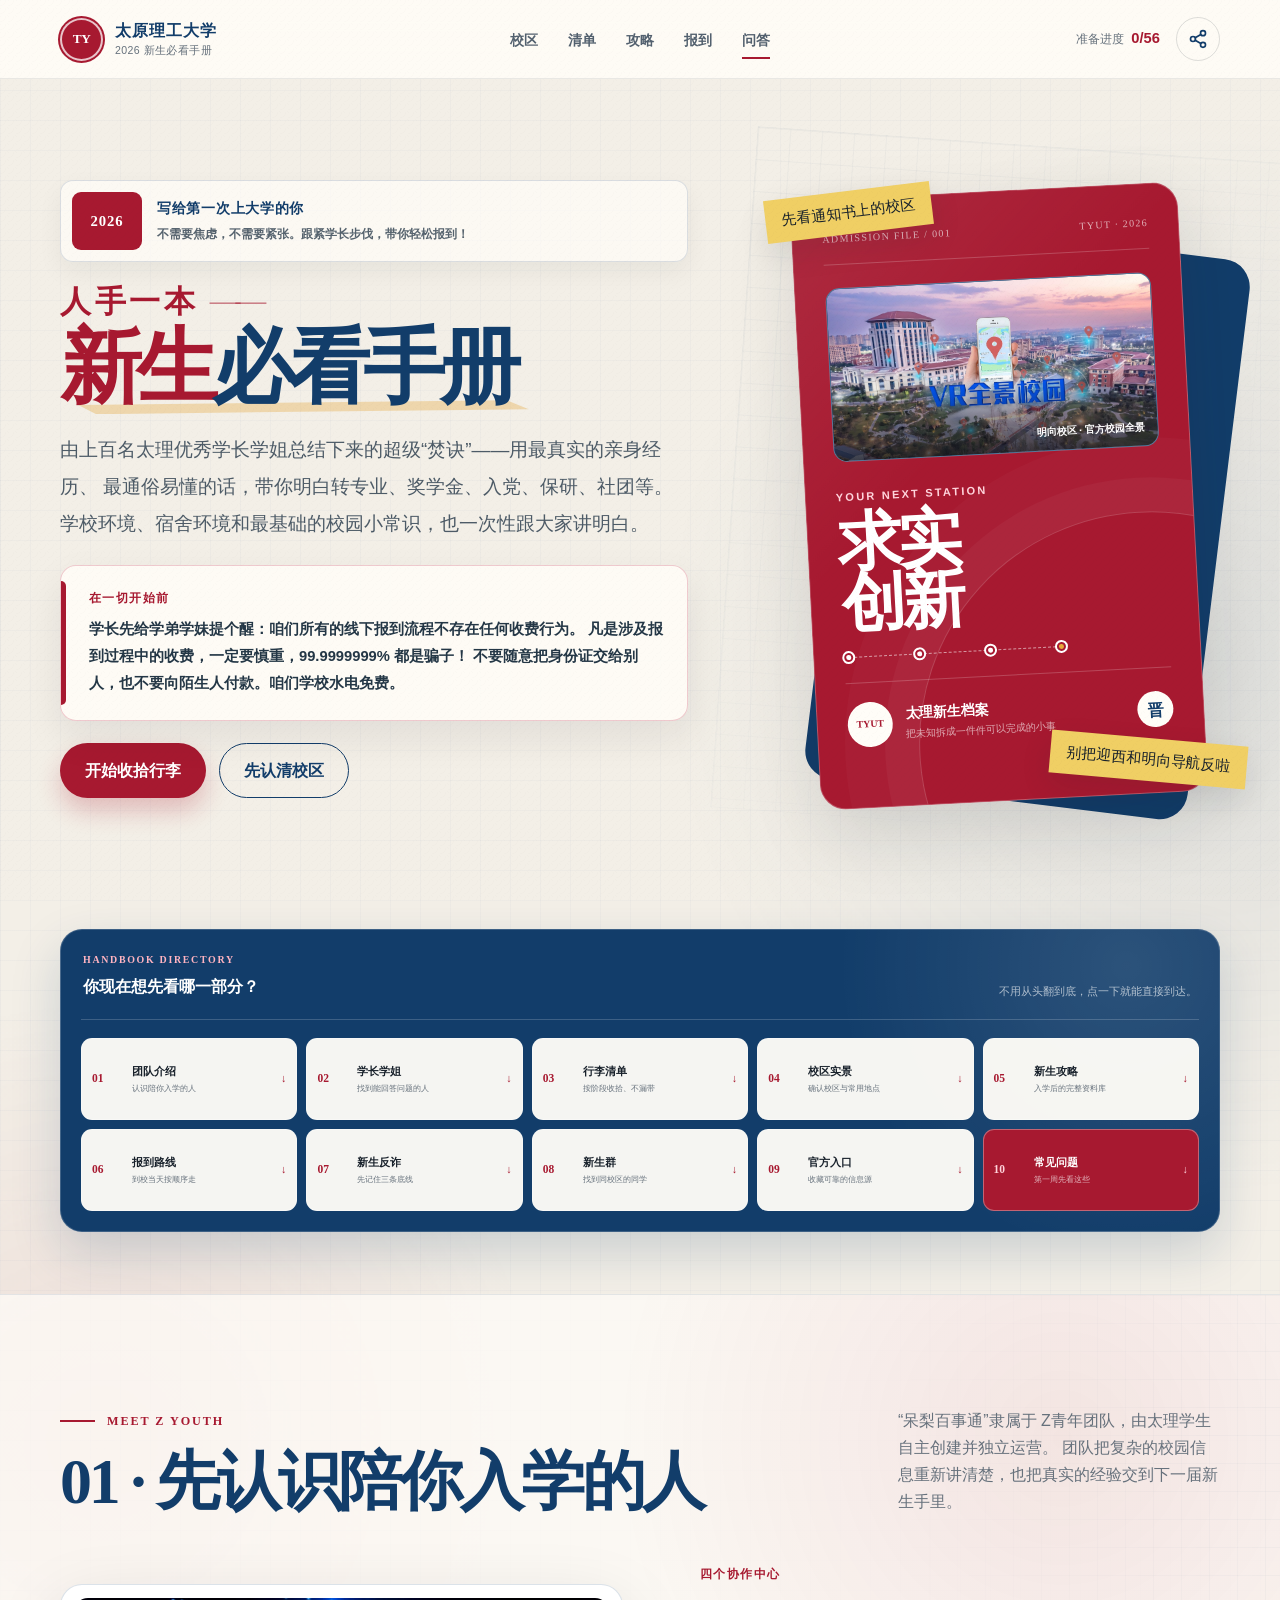
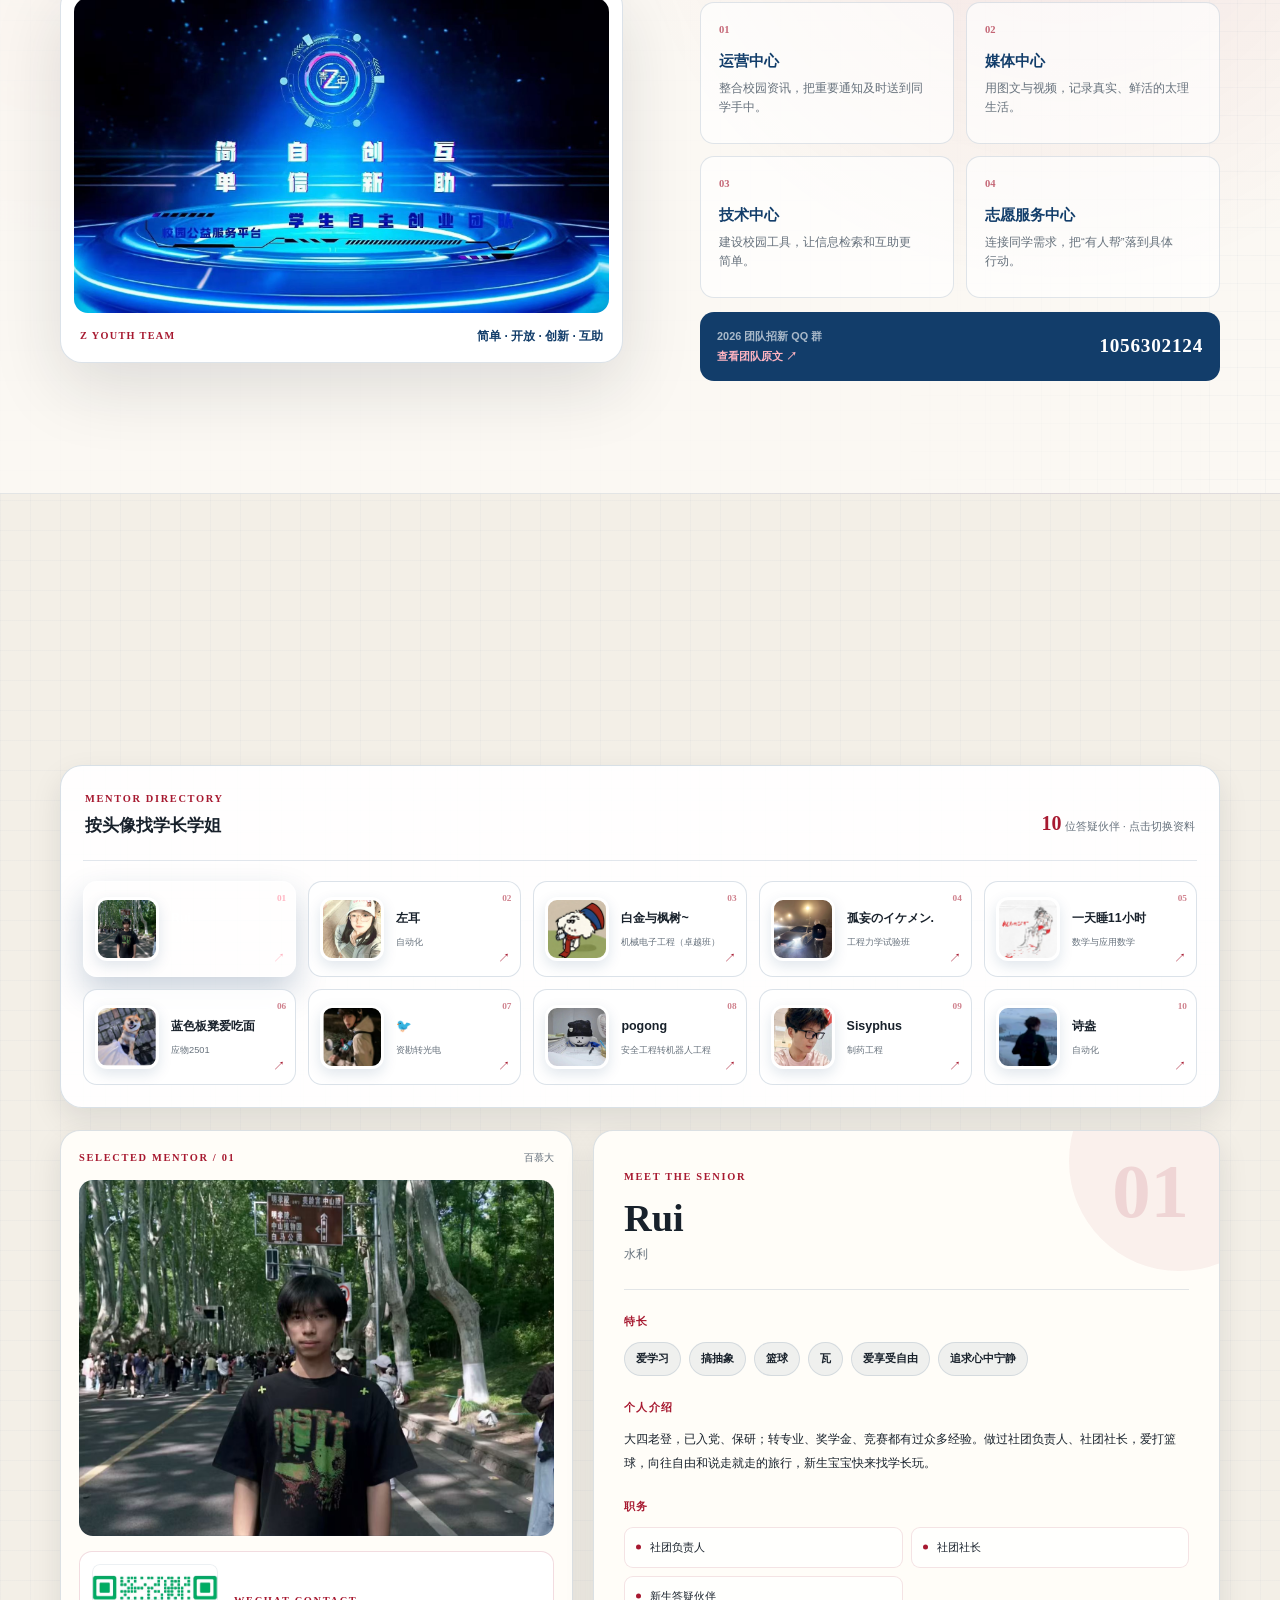
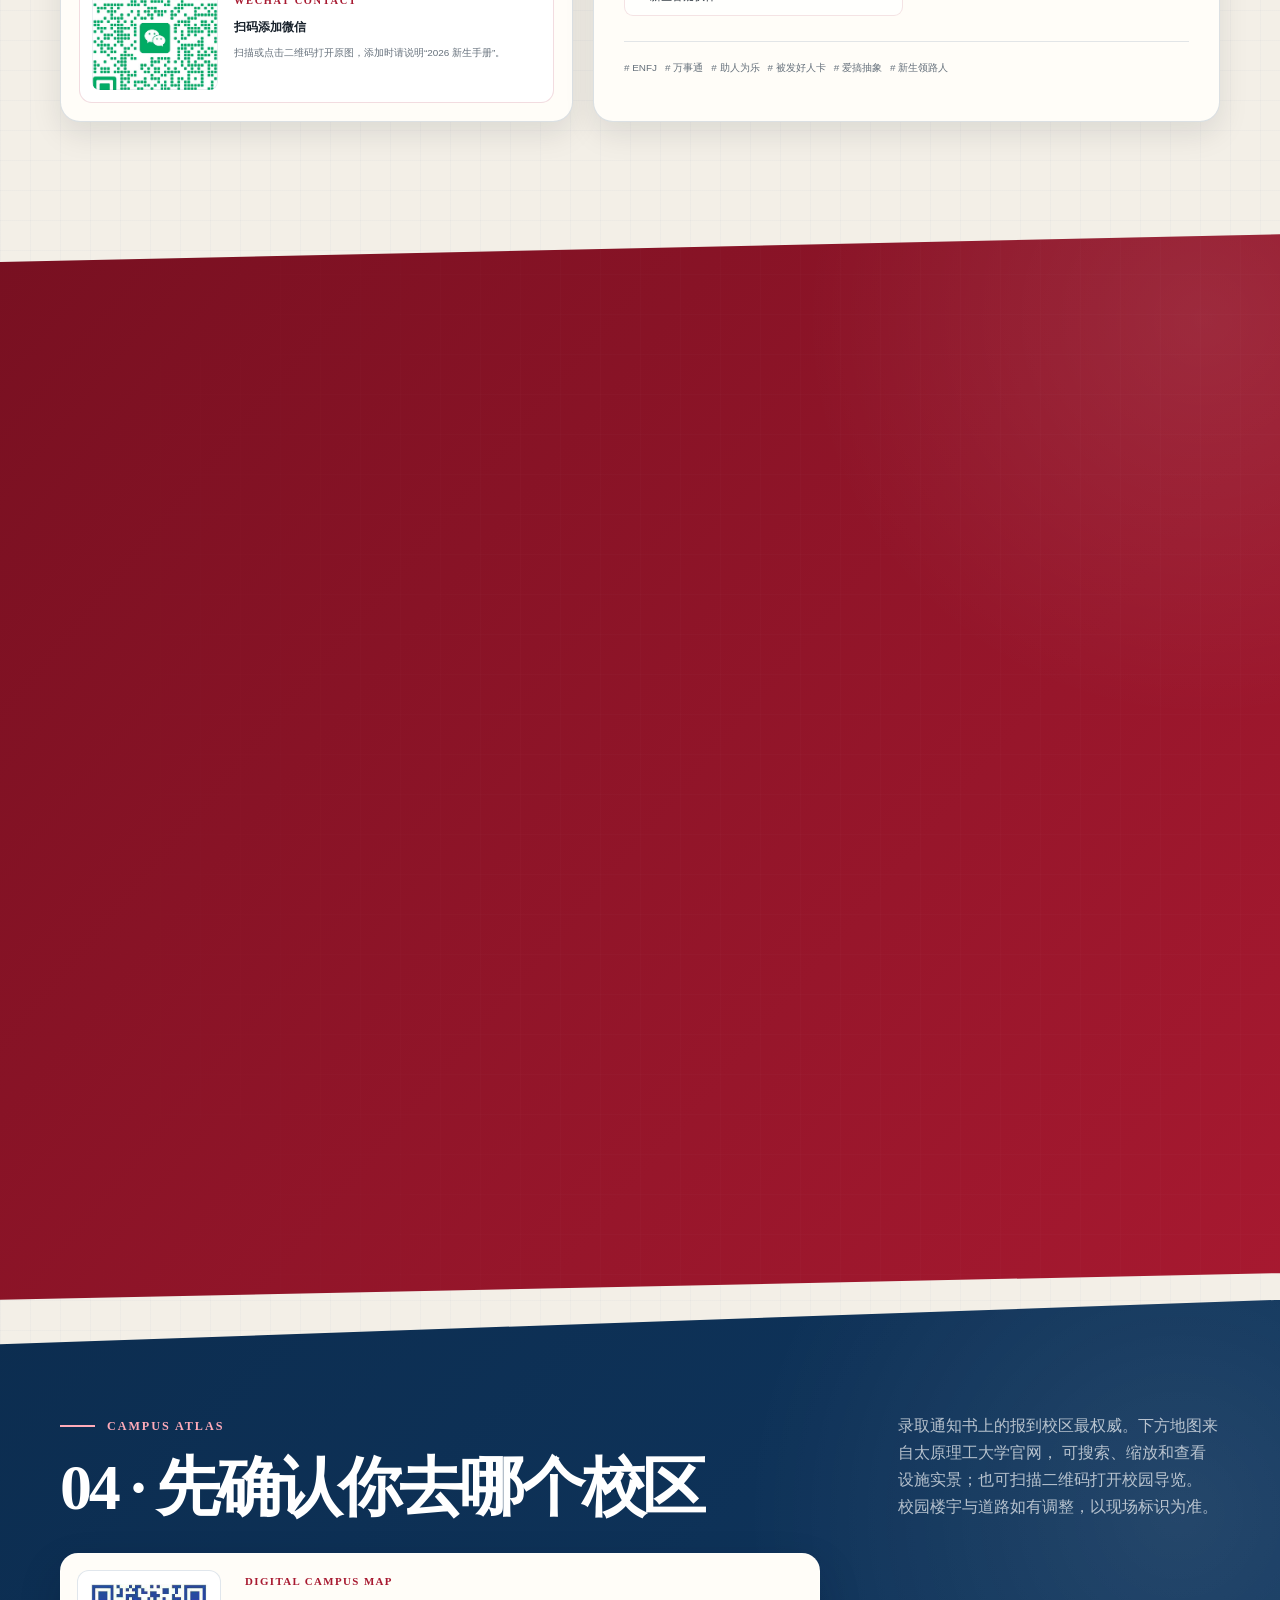
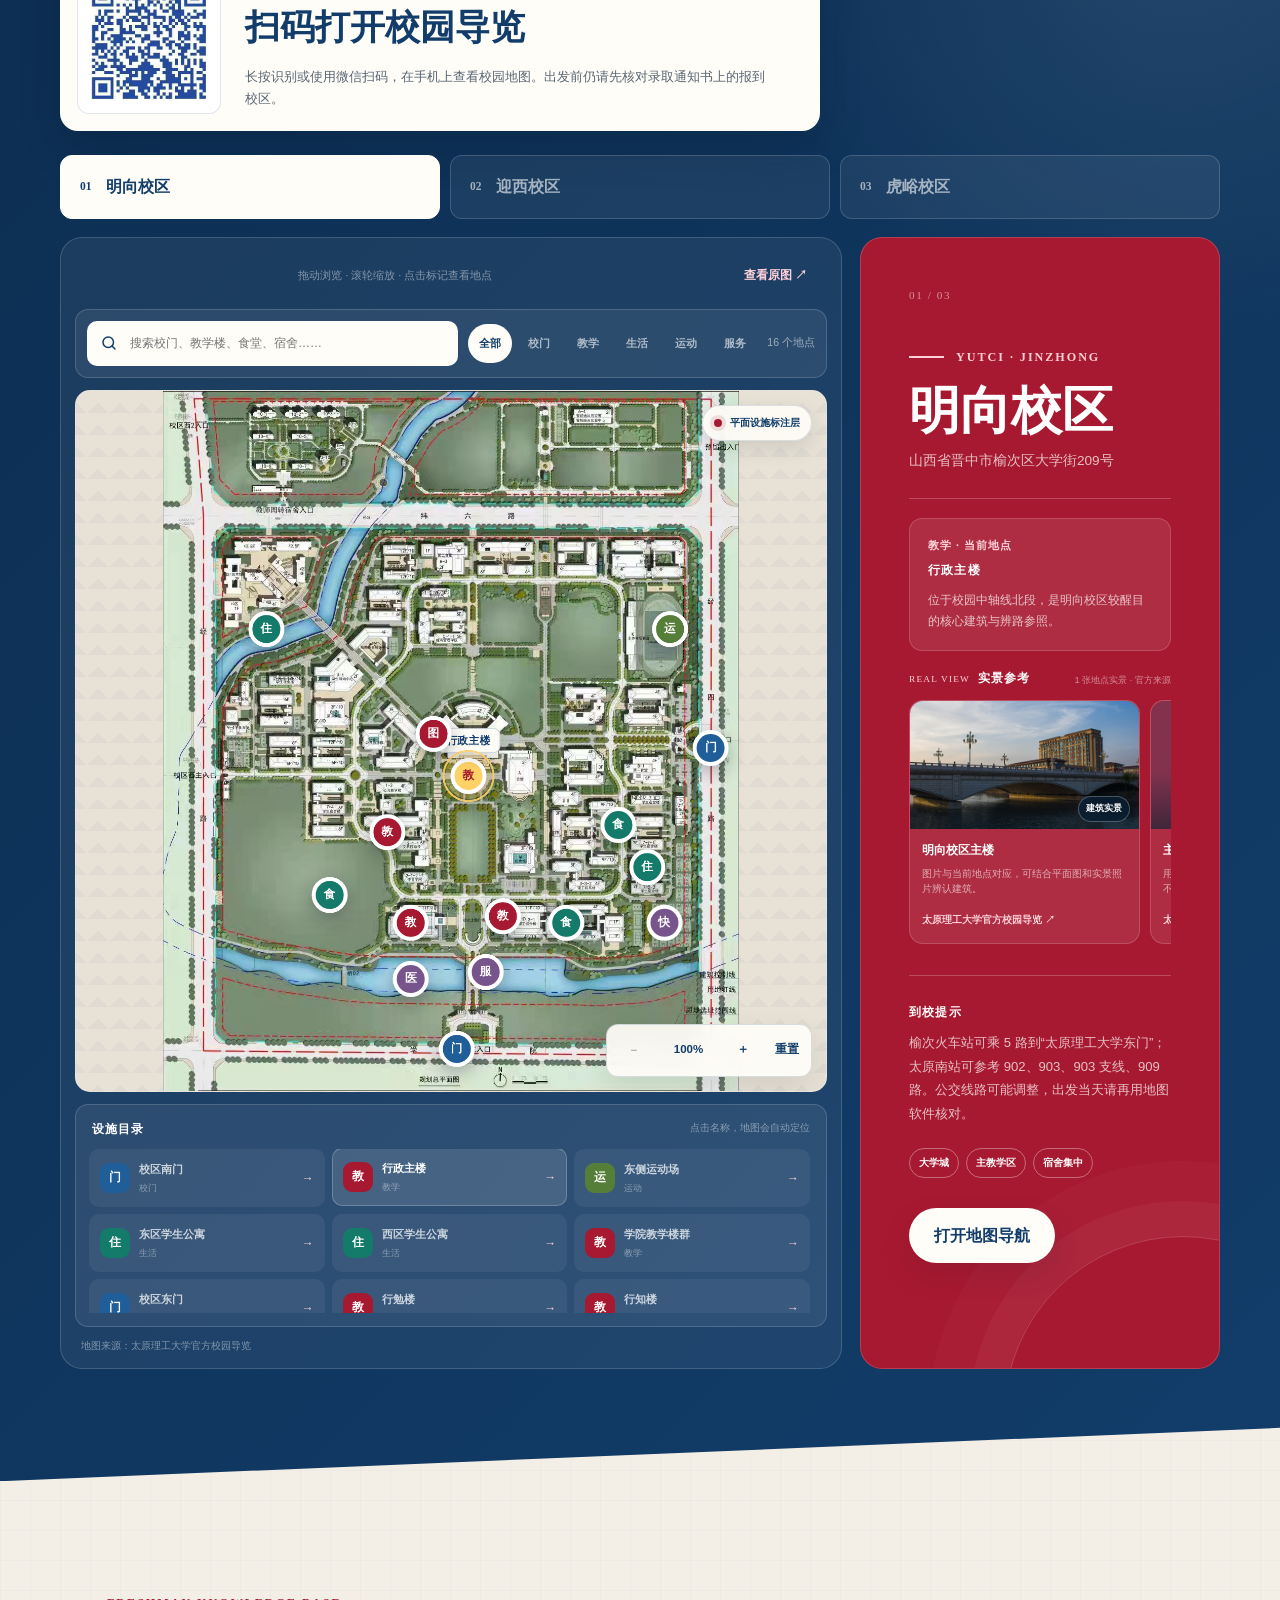
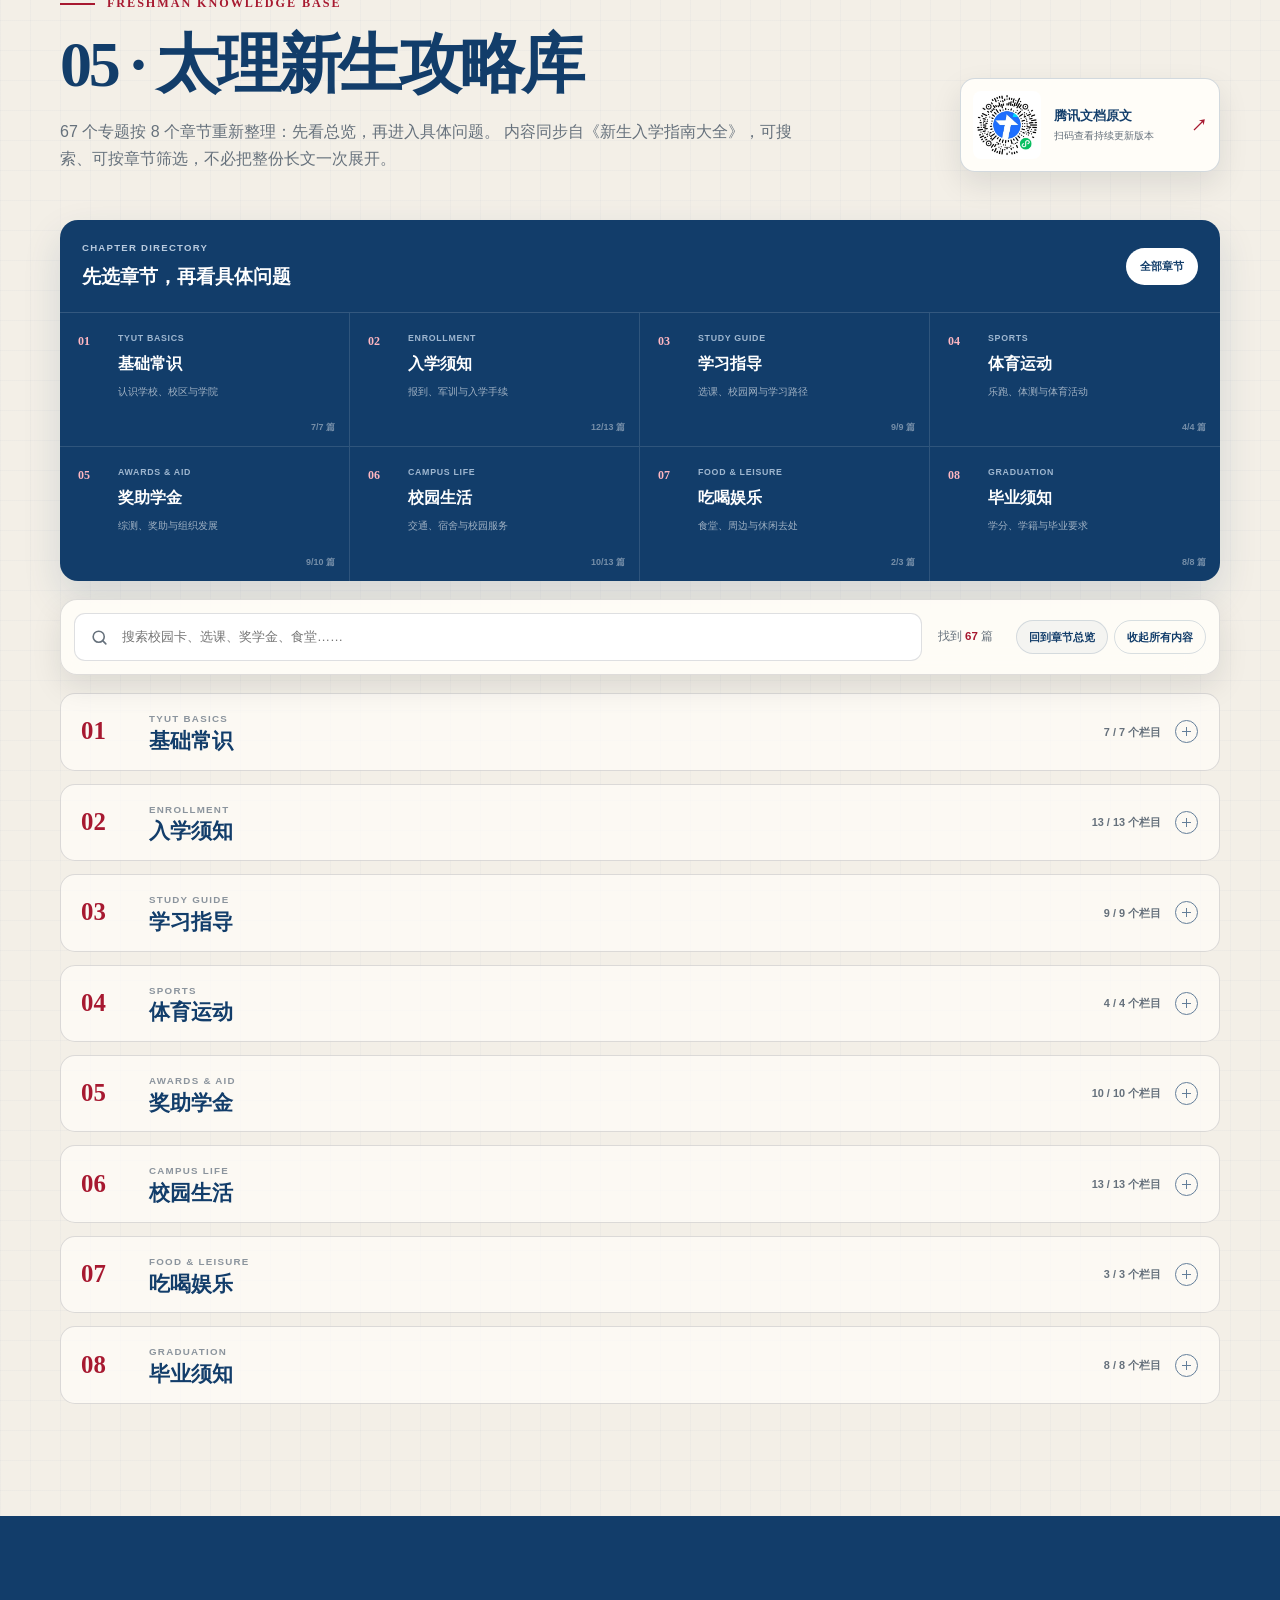
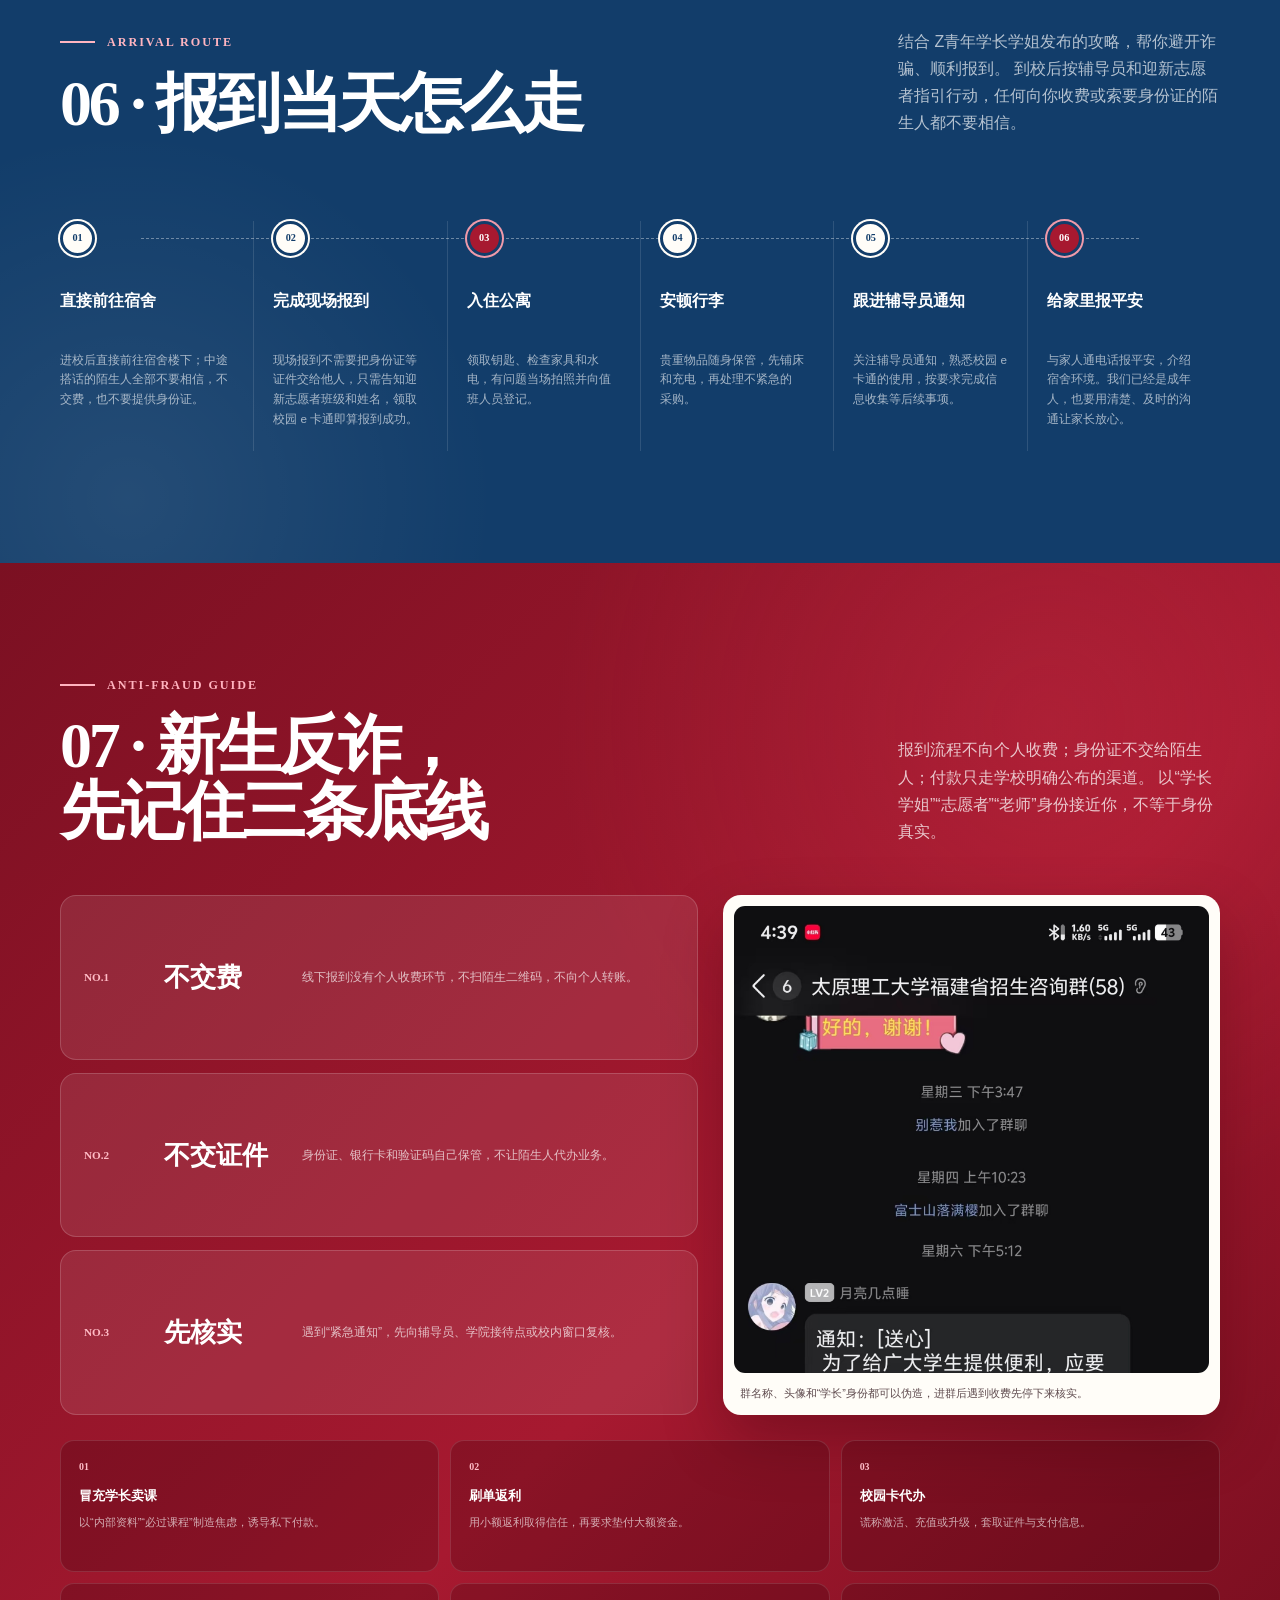
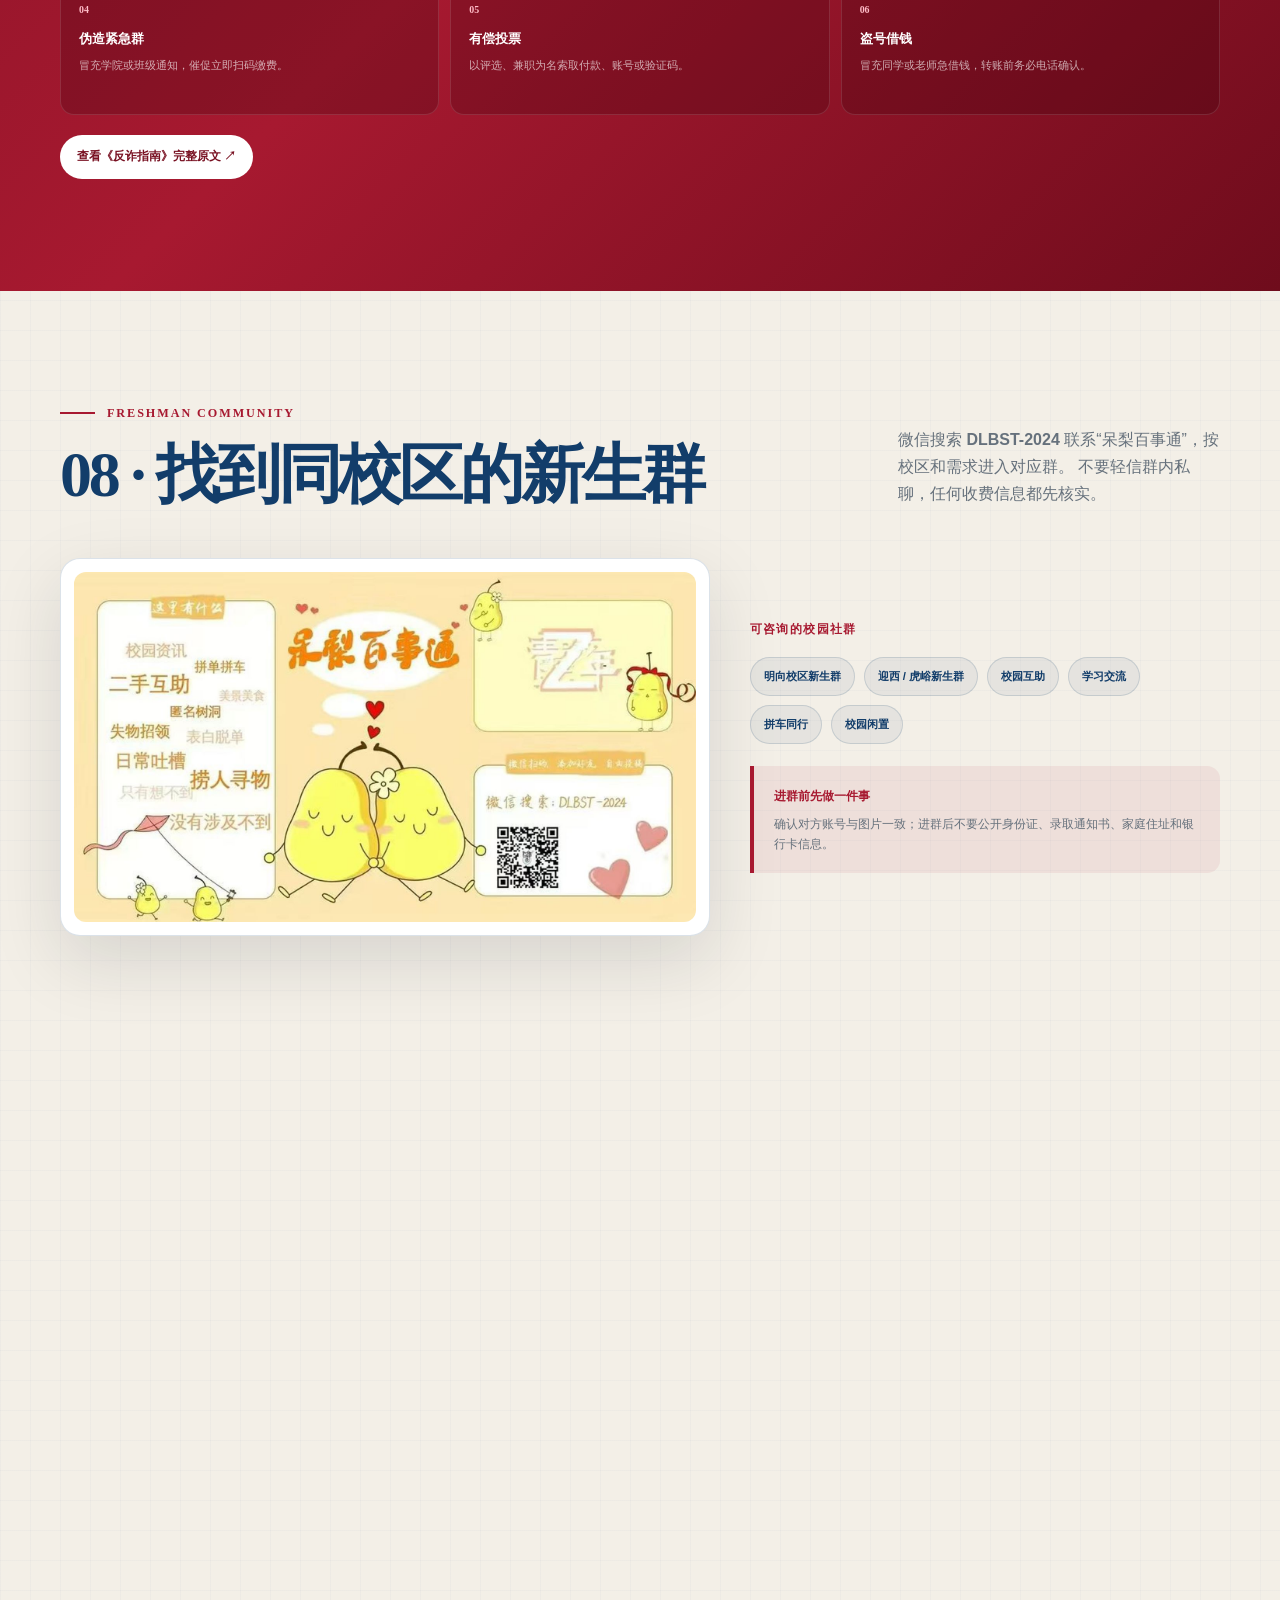
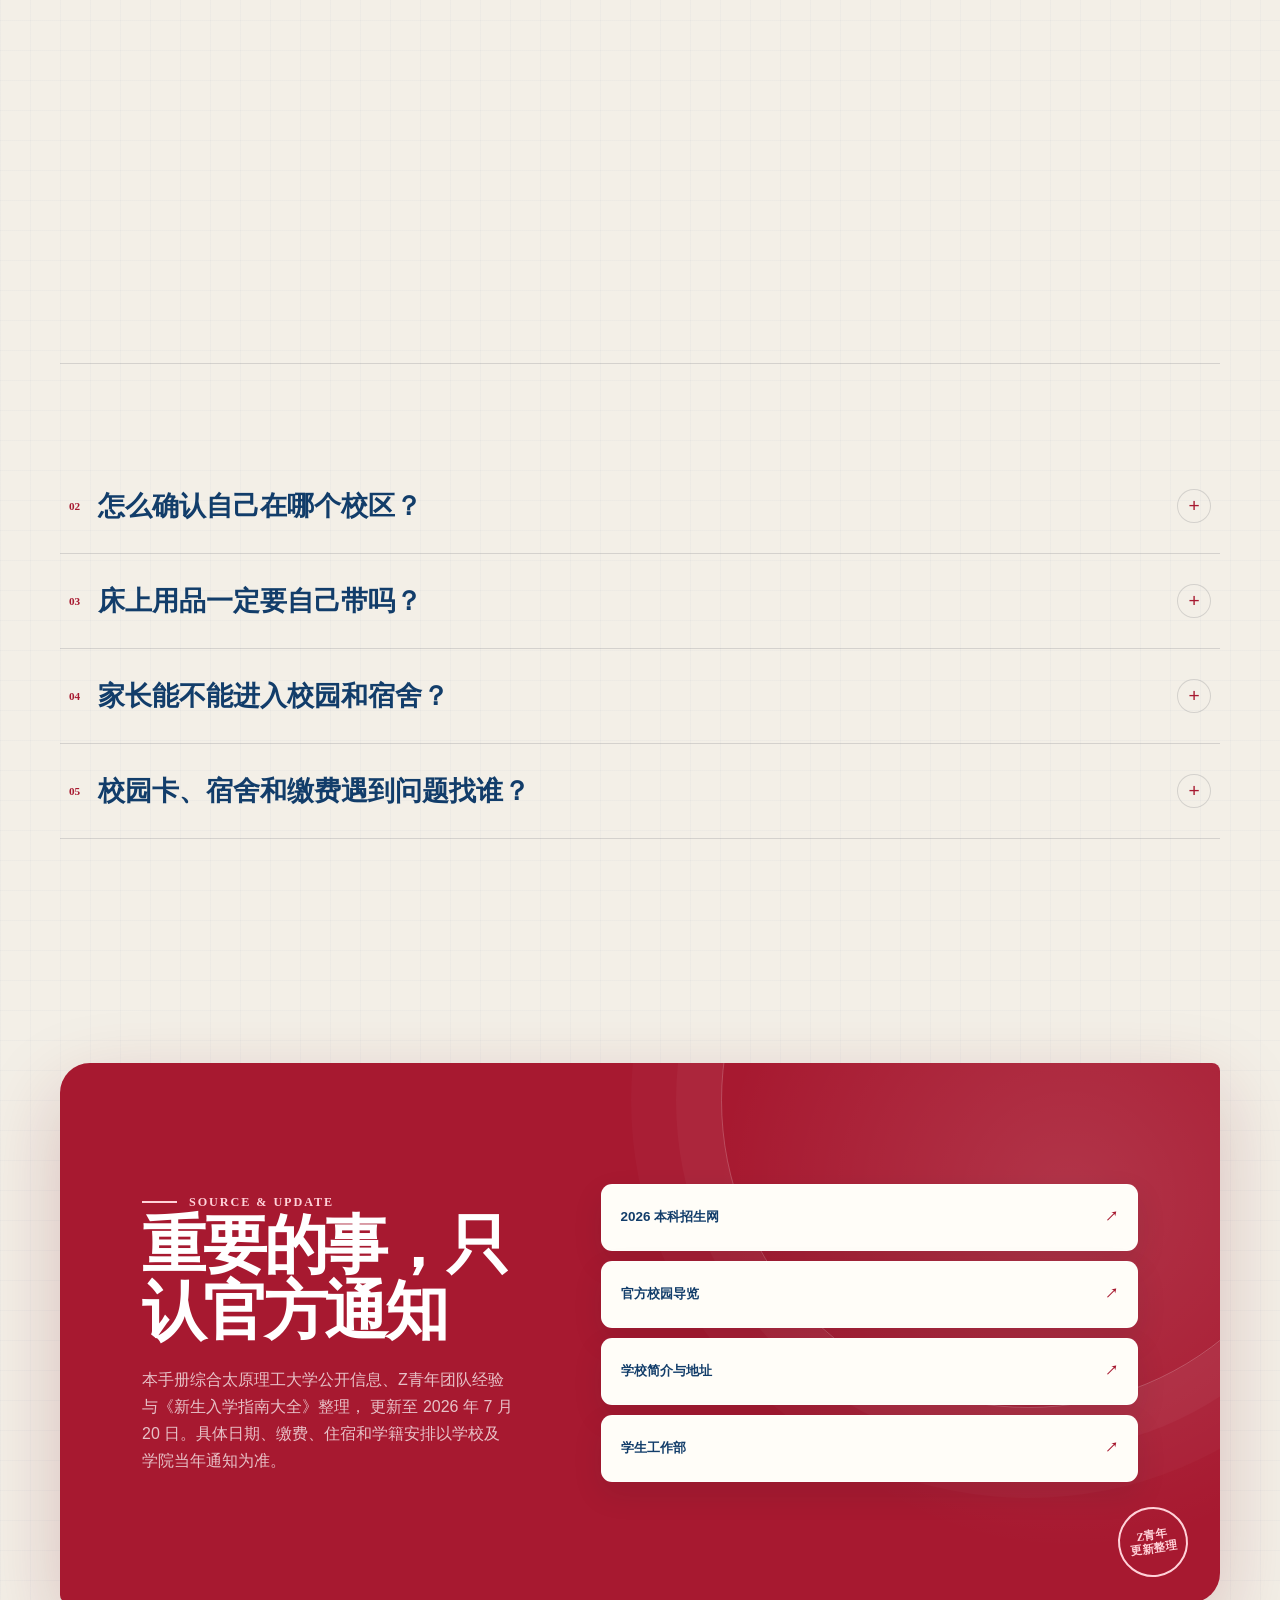
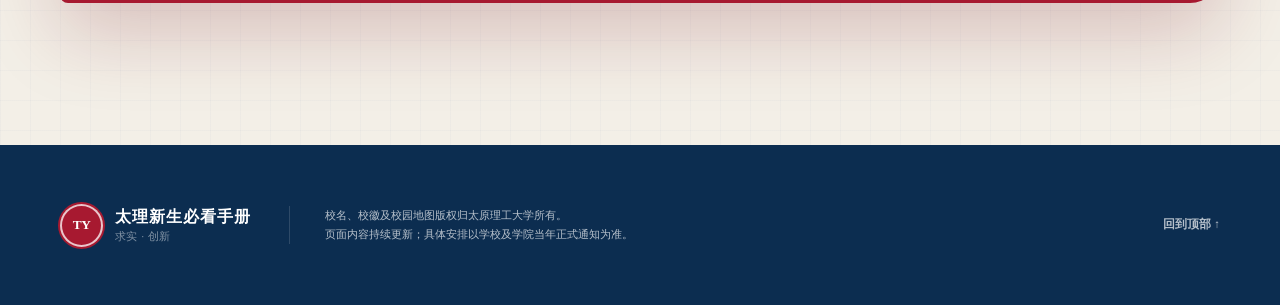
<file: index.html>
<!doctype html>
<html lang="zh-CN">
  <head>
    <meta charset="UTF-8" />
    <meta name="viewport" content="width=device-width, initial-scale=1.0" />
    <meta name="theme-color" content="#a71930" />
    <meta
      name="description"
      content="人手一本——太原理工大学 2026 新生必看手册：报到准备、三校区地图、行李清单、交通与校园生活攻略。"
    />
    <title>人手一本——太原理工大学 2026 新生必看手册</title>
    <link rel="icon" href="./assets/favicon.svg" type="image/svg+xml" />
    <link rel="stylesheet" href="./styles.css" />
  </head>
  <body>
    <a class="skip-link" href="#main">跳到正文</a>

    <header class="site-header">
      <div class="shell header-inner">
        <a class="brand" href="#top" aria-label="返回首页">
          <span class="brand-seal">TY</span>
          <span>
            <strong>太原理工大学</strong>
            <small>2026 新生必看手册</small>
          </span>
        </a>

        <nav class="desktop-nav" aria-label="主导航">
          <a href="#campus">校区</a>
          <a href="#checklist">清单</a>
          <a href="#guide">攻略</a>
          <a href="#arrival">报到</a>
          <a href="#faq">问答</a>
        </nav>

        <div class="header-actions">
          <span class="header-progress">
            准备进度 <strong data-progress-text>0/0</strong>
          </span>
          <button class="icon-button" type="button" data-share aria-label="分享手册">
            <svg viewBox="0 0 24 24" aria-hidden="true">
              <circle cx="18" cy="5" r="3"></circle>
              <circle cx="6" cy="12" r="3"></circle>
              <circle cx="18" cy="19" r="3"></circle>
              <path d="m8.6 10.6 6.8-4.1M8.6 13.4l6.8 4.1"></path>
            </svg>
          </button>
        </div>
      </div>
    </header>

    <main id="main">
      <section class="hero shell" id="top">
        <div class="hero-copy reveal">
          <div class="hero-opening">
            <span>2026</span>
            <p>
              <strong>写给第一次上大学的你</strong>
              <em>不需要焦虑，不需要紧张。跟紧学长步伐，带你轻松报到！</em>
            </p>
          </div>
          <h1 class="hero-title">
            <span>人手一本<i>——</i></span>
            <em><b>新生</b>必看手册</em>
          </h1>
          <p class="hero-lead">
            由上百名太理优秀学长学姐总结下来的超级“焚诀”——用最真实的亲身经历、
            最通俗易懂的话，带你明白转专业、奖学金、入党、保研、社团等。
            学校环境、宿舍环境和最基础的校园小常识，也一次性跟大家讲明白。
          </p>
          <aside class="hero-scam-alert" id="freshman-alert">
            <span>在一切开始前</span>
            <p>
              学长先给学弟学妹提个醒：咱们所有的线下报到流程不存在任何收费行为。
              凡是涉及报到过程中的收费，一定要慎重，99.9999999% 都是骗子！
              不要随意把身份证交给别人，也不要向陌生人付款。咱们学校水电免费。
            </p>
          </aside>
          <div class="hero-actions">
            <a class="button button-primary" href="#checklist">开始收拾行李</a>
            <a class="button button-ghost" href="#campus">先认清校区</a>
          </div>
        </div>

        <div class="hero-visual reveal reveal-delay">
          <div class="blueprint-card">
            <div class="blueprint-top">
              <span>ADMISSION FILE / 001</span>
              <span>TYUT · 2026</span>
            </div>
            <div class="blueprint-image">
              <img
                src="./assets/hero-campus.jpg"
                alt="太原理工大学校园全景"
              />
              <span class="image-label">明向校区 · 官方校园全景</span>
            </div>
            <div class="blueprint-copy">
              <p>YOUR NEXT STATION</p>
              <h2>求实<br />创新</h2>
              <div class="route">
                <i></i><i></i><i></i><i></i>
              </div>
            </div>
            <div class="blueprint-footer">
              <span class="round-mark">TYUT</span>
              <div>
                <strong>太理新生档案</strong>
                <small>把未知拆成一件件可以完成的小事</small>
              </div>
              <b>晋</b>
            </div>
          </div>
          <span class="paper-note paper-note-one">先看通知书上的校区</span>
          <span class="paper-note paper-note-two">别把迎西和明向导航反啦</span>
        </div>
      </section>

      <nav class="chapter-index shell reveal" aria-label="新生手册章节导航">
        <div class="chapter-index-heading">
          <div>
            <span>HANDBOOK DIRECTORY</span>
            <strong>你现在想先看哪一部分？</strong>
          </div>
          <p>不用从头翻到底，点一下就能直接到达。</p>
        </div>
        <div class="chapter-index-grid">
          <a class="chapter-jump" href="#team"><b>01</b><span><strong>团队介绍</strong><small>认识陪你入学的人</small></span><i>↓</i></a>
          <a class="chapter-jump" href="#seniors"><b>02</b><span><strong>学长学姐</strong><small>找到能回答问题的人</small></span><i>↓</i></a>
          <a class="chapter-jump" href="#checklist"><b>03</b><span><strong>行李清单</strong><small>按阶段收拾、不漏带</small></span><i>↓</i></a>
          <a class="chapter-jump" href="#campus"><b>04</b><span><strong>校区实景</strong><small>确认校区与常用地点</small></span><i>↓</i></a>
          <a class="chapter-jump" href="#guide"><b>05</b><span><strong>新生攻略</strong><small>入学后的完整资料库</small></span><i>↓</i></a>
          <a class="chapter-jump" href="#arrival"><b>06</b><span><strong>报到路线</strong><small>到校当天按顺序走</small></span><i>↓</i></a>
          <a class="chapter-jump" href="#antifraud"><b>07</b><span><strong>新生反诈</strong><small>先记住三条底线</small></span><i>↓</i></a>
          <a class="chapter-jump" href="#freshman-group"><b>08</b><span><strong>新生群</strong><small>找到同校区的同学</small></span><i>↓</i></a>
          <a class="chapter-jump" href="#official-access"><b>09</b><span><strong>官方入口</strong><small>收藏可靠的信息源</small></span><i>↓</i></a>
          <a class="chapter-jump" href="#faq"><b>10</b><span><strong>常见问题</strong><small>第一周先看这些</small></span><i>↓</i></a>
        </div>
      </nav>

      <section class="team-section" id="team">
        <div class="shell section-space">
          <div class="section-heading section-heading-split reveal">
            <div>
              <p class="eyebrow">MEET Z YOUTH</p>
              <h2>01 · 先认识陪你入学的人</h2>
            </div>
            <p>
              “呆梨百事通”隶属于 Z青年团队，由太理学生自主创建并独立运营。
              团队把复杂的校园信息重新讲清楚，也把真实的经验交到下一届新生手里。
            </p>
          </div>
          <div class="team-layout">
            <figure class="editorial-image-card reveal">
              <img src="./assets/z-youth-team.jpg" alt="Z青年团队介绍" />
              <figcaption><span>Z YOUTH TEAM</span><strong>简单 · 开放 · 创新 · 互助</strong></figcaption>
            </figure>
            <div class="team-copy reveal reveal-delay">
              <span class="section-kicker">四个协作中心</span>
              <div class="team-centers">
                <article><b>01</b><strong>运营中心</strong><p>整合校园资讯，把重要通知及时送到同学手中。</p></article>
                <article><b>02</b><strong>媒体中心</strong><p>用图文与视频，记录真实、鲜活的太理生活。</p></article>
                <article><b>03</b><strong>技术中心</strong><p>建设校园工具，让信息检索和互助更简单。</p></article>
                <article><b>04</b><strong>志愿服务中心</strong><p>连接同学需求，把“有人帮”落到具体行动。</p></article>
              </div>
              <div class="team-contact-strip">
                <span>2026 团队招新 QQ 群</span>
                <strong>1056302124</strong>
                <a href="https://docs.qq.com/aio/DVHZ3bU1yTG5Jb1hM?p=TiYSUi6ci9VeySZ2BMPMRH" target="_blank" rel="noreferrer">查看团队原文 ↗</a>
              </div>
            </div>
          </div>
        </div>
      </section>

      <section class="senior-section shell section-space" id="seniors">
        <div class="section-heading section-heading-split reveal">
          <div>
            <p class="eyebrow">SENIOR NOTES</p>
            <h2>02 · 学长学姐答疑团</h2>
          </div>
          <p>
            从转专业、奖学金、入党和保研，到课程、竞赛、社团与校园生活。
            先按方向找到对的人，再点击头像查看他的完整经历与联系方式。
          </p>
        </div>
        <div class="senior-directory-shell reveal">
          <div class="senior-directory-head">
            <div>
              <span>MENTOR DIRECTORY</span>
              <strong>按头像找学长学姐</strong>
            </div>
            <p><b>10</b> 位答疑伙伴 · 点击切换资料</p>
          </div>
          <div class="senior-people-grid" data-senior-directory aria-label="学长学姐名单"></div>
        </div>
        <div class="senior-profile-view reveal" data-senior-profile aria-live="polite"></div>
      </section>

      <section class="checklist-section" id="checklist">
        <div class="shell section-space">
          <div class="checklist-intro reveal">
            <div class="section-heading section-heading-light">
              <p class="eyebrow">PACKING CHECKLIST</p>
              <h2>03 · 先分装，再出发</h2>
              <p>
                七类物品按用途收好，点开一类再逐项确认。勾选进度会自动保存在当前浏览器。
              </p>
            </div>
            <div class="progress-orbit" aria-label="行李准备进度">
              <svg viewBox="0 0 120 120" aria-hidden="true">
                <circle class="progress-track" cx="60" cy="60" r="52"></circle>
                <circle class="progress-value" cx="60" cy="60" r="52"></circle>
              </svg>
              <div><strong data-progress-percent>0%</strong><span>已准备</span></div>
            </div>
          </div>
          <div class="packing-principles reveal" aria-label="行李整理原则">
            <article>
              <span>01</span>
              <div><strong>随身包</strong><p>证件原件、录取通知书和贵重物品不托运</p></div>
            </article>
            <article>
              <span>02</span>
              <div><strong>到校再买</strong><p>床铺尺寸和宿舍规则确认后再补大件</p></div>
            </article>
            <article>
              <span>03</span>
              <div><strong>轻装优先</strong><p>先带第一周必需品，消耗品不必一次囤齐</p></div>
            </article>
          </div>
          <div class="checklist-toolbar reveal">
            <p><span>●</span> 点击分类查看细项，已完成的分类会自动更新进度</p>
            <button type="button" data-clear-checklist>清空勾选</button>
          </div>
          <div class="checklist-grid" data-checklist></div>
        </div>
      </section>

      <section class="campus-section" id="campus">
        <div class="shell section-space">
          <div class="section-heading section-heading-split reveal">
            <div>
              <p class="eyebrow">CAMPUS ATLAS</p>
              <h2>04 · 先确认你去哪个校区</h2>
            </div>
            <p>
              录取通知书上的报到校区最权威。下方地图来自太原理工大学官网，
              可搜索、缩放和查看设施实景；也可扫描二维码打开校园导览。
              校园楼宇与道路如有调整，以现场标识为准。
            </p>
          </div>

          <div class="campus-qr-card reveal">
            <div class="campus-qr-frame">
              <img src="./assets/campus-map-qr-blue.jpg" alt="太原理工大学校园导览二维码" />
            </div>
            <div>
              <span>DIGITAL CAMPUS MAP</span>
              <h3>扫码打开校园导览</h3>
              <p>长按识别或使用微信扫码，在手机上查看校园地图。出发前仍请先核对录取通知书上的报到校区。</p>
            </div>
          </div>

          <div class="campus-tabs reveal" role="tablist" aria-label="选择校区">
            <button class="is-active" type="button" role="tab" aria-selected="true" data-campus="mingxiang">
              <span>01</span> 明向校区
            </button>
            <button type="button" role="tab" aria-selected="false" data-campus="yingxi">
              <span>02</span> 迎西校区
            </button>
            <button type="button" role="tab" aria-selected="false" data-campus="huyu">
              <span>03</span> 虎峪校区
            </button>
          </div>

          <div class="campus-viewer reveal">
            <div class="map-panel">
              <div class="map-toolbar">
                <p class="map-gesture-hint">拖动浏览 · 滚轮缩放 · 点击标记查看地点</p>
                <button class="map-enlarge" type="button" data-map-enlarge>查看原图 ↗</button>
              </div>

              <div class="map-detail-tools">
                <label class="map-search-field">
                  <svg viewBox="0 0 24 24" aria-hidden="true">
                    <circle cx="11" cy="11" r="7"></circle>
                    <path d="m20 20-4-4"></path>
                  </svg>
                  <input type="search" data-map-search placeholder="搜索校门、教学楼、食堂、宿舍……" autocomplete="off" />
                </label>
                <div class="map-category-filters" data-map-categories role="group" aria-label="按地点类别筛选">
                  <button class="is-active" type="button" data-map-category="全部" aria-pressed="true">全部</button>
                  <button type="button" data-map-category="校门" aria-pressed="false">校门</button>
                  <button type="button" data-map-category="教学" aria-pressed="false">教学</button>
                  <button type="button" data-map-category="生活" aria-pressed="false">生活</button>
                  <button type="button" data-map-category="运动" aria-pressed="false">运动</button>
                  <button type="button" data-map-category="服务" aria-pressed="false">服务</button>
                </div>
                <output class="map-result-count" data-map-result-count>16 个地点</output>
              </div>

              <div class="map-stage">
                <div class="map-viewport" data-map-viewport tabindex="0" aria-label="可拖动和缩放的太原理工大学校园地图">
                  <div class="map-canvas" data-map-canvas>
                    <img
                      data-campus-map
                      src="./assets/mingxiang-plan.jpg"
                      alt="明向校区平面图"
                      draggable="false"
                    />
                    <div class="map-point-layer" data-map-points role="radiogroup" aria-label="校园地点"></div>
                  </div>
                </div>
                <div class="map-layer-badge"><i></i><span data-map-layer-label>平面设施标注层</span></div>
                <button class="map-touch-toggle" type="button" data-map-touch-toggle aria-pressed="false">开启地图操作</button>
                <div class="map-zoom-controls" role="group" aria-label="地图缩放控制">
                  <button type="button" data-map-zoom-out aria-label="缩小地图">−</button>
                  <output data-map-scale>100%</output>
                  <button type="button" data-map-zoom-in aria-label="放大地图">＋</button>
                  <button type="button" data-map-reset>重置</button>
                </div>
              </div>
              <div class="map-facility-strip">
                <div class="map-facility-heading">
                  <span>设施目录</span>
                  <small>点击名称，地图会自动定位</small>
                </div>
                <div class="map-facility-list" data-map-directory aria-label="当前校区设施目录"></div>
              </div>
              <p class="map-credit">地图来源：太原理工大学官方校园导览</p>
            </div>
            <aside class="campus-detail" aria-live="polite">
              <span class="detail-index" data-campus-index>01 / 03</span>
              <p class="eyebrow" data-campus-en>YUTCI · JINZHONG</p>
              <h3 data-campus-name>明向校区</h3>
              <p class="campus-address" data-campus-address>山西省晋中市榆次区大学街209号</p>
              <div class="detail-rule"></div>
              <div class="map-selected-place">
                <p data-map-detail-category>教学 · 当前地点</p>
                <h4 data-map-detail-name>行政主楼</h4>
                <span data-map-detail-description>
                  位于校园中轴线北段，是明向校区较醒目的核心建筑与辨路参照。
                </span>
              </div>
              <section class="map-real-photo" data-map-photo-panel aria-label="当前地点实景参考">
                <div class="map-real-photo-heading">
                  <div>
                    <span>REAL VIEW</span>
                    <strong>实景参考</strong>
                  </div>
                  <small data-map-photo-status>太原理工大学官方图片</small>
                </div>
                <div class="map-photo-gallery" data-map-photo-gallery></div>
              </section>
              <div class="detail-rule"></div>
              <h4>到校提示</h4>
              <p data-campus-route>
                榆次火车站可乘 5 路到“太原理工大学东门”；太原南站可参考 902、903、
                903 支线、909 路。公交线路可能调整，出发当天请再用地图软件核对。
              </p>
              <div class="campus-tags" data-campus-tags>
                <span>大学城</span><span>主教学区</span><span>宿舍集中</span>
              </div>
              <a class="button button-light" data-campus-nav href="https://uri.amap.com/search?keyword=太原理工大学明向校区" target="_blank" rel="noreferrer">
                打开地图导航
              </a>
            </aside>
          </div>
        </div>
      </section>

      <section class="guide-section shell section-space" id="guide">
        <div class="guide-heading-layout reveal">
          <div class="section-heading">
            <p class="eyebrow">FRESHMAN KNOWLEDGE BASE</p>
            <h2>05 · 太理新生攻略库</h2>
            <p>
              67 个专题按 8 个章节重新整理：先看总览，再进入具体问题。
              内容同步自《新生入学指南大全》，可搜索、可按章节筛选，不必把整份长文一次展开。
            </p>
          </div>
          <a class="guide-source-qr" href="https://docs.qq.com/aio/DVHZ3bU1yTG5Jb1hM" target="_blank" rel="noreferrer">
            <img src="./assets/tencent-guide-qr.jpg" alt="腾讯文档新生入学指南大全二维码" />
            <span><b>腾讯文档原文</b><small>扫码查看持续更新版本</small></span>
            <i>↗</i>
          </a>
        </div>
        <div class="guide-directory reveal">
          <header>
            <div><span>CHAPTER DIRECTORY</span><strong>先选章节，再看具体问题</strong></div>
            <button type="button" data-guide-category="全部">全部章节</button>
          </header>
          <div class="guide-directory-grid" data-guide-overview></div>
        </div>
        <div class="guide-tools reveal">
          <label class="search-box">
            <svg viewBox="0 0 24 24" aria-hidden="true">
              <circle cx="11" cy="11" r="7"></circle>
              <path d="m20 20-4-4"></path>
            </svg>
            <input type="search" placeholder="搜索校园卡、选课、奖学金、食堂……" data-guide-search />
          </label>
          <span class="result-count">找到 <strong data-result-count>0</strong> 篇</span>
          <div class="guide-expand-actions">
            <button type="button" data-guide-reset>回到章节总览</button>
            <button type="button" data-guide-expand="close">收起所有内容</button>
          </div>
        </div>
        <div class="guide-list" data-guide-list></div>
      </section>

      <section class="arrival-section" id="arrival">
        <div class="shell section-space">
          <div class="section-heading section-heading-split reveal">
            <div>
              <p class="eyebrow">ARRIVAL ROUTE</p>
              <h2>06 · 报到当天怎么走</h2>
            </div>
            <p>
              结合 Z青年学长学姐发布的攻略，帮你避开诈骗、顺利报到。
              到校后按辅导员和迎新志愿者指引行动，任何向你收费或索要身份证的陌生人都不要相信。
            </p>
          </div>
          <ol class="arrival-timeline">
            <li class="reveal"><span>01</span><div><h3>直接前往宿舍</h3><p>进校后直接前往宿舍楼下；中途搭话的陌生人全部不要相信，不交费，也不要提供身份证。</p></div></li>
            <li class="reveal"><span>02</span><div><h3>完成现场报到</h3><p>现场报到不需要把身份证等证件交给他人，只需告知迎新志愿者班级和姓名，领取校园 e 卡通即算报到成功。</p></div></li>
            <li class="reveal"><span>03</span><div><h3>入住公寓</h3><p>领取钥匙、检查家具和水电，有问题当场拍照并向值班人员登记。</p></div></li>
            <li class="reveal"><span>04</span><div><h3>安顿行李</h3><p>贵重物品随身保管，先铺床和充电，再处理不紧急的采购。</p></div></li>
            <li class="reveal"><span>05</span><div><h3>跟进辅导员通知</h3><p>关注辅导员通知，熟悉校园 e 卡通的使用，按要求完成信息收集等后续事项。</p></div></li>
            <li class="reveal"><span>06</span><div><h3>给家里报平安</h3><p>与家人通电话报平安，介绍宿舍环境。我们已经是成年人，也要用清楚、及时的沟通让家长放心。</p></div></li>
          </ol>
        </div>
      </section>

      <section class="antifraud-section" id="antifraud">
        <div class="shell section-space">
          <div class="section-heading section-heading-split section-heading-light reveal">
            <div>
              <p class="eyebrow">ANTI-FRAUD GUIDE</p>
              <h2>07 · 新生反诈，先记住三条底线</h2>
            </div>
            <p>
              报到流程不向个人收费；身份证不交给陌生人；付款只走学校明确公布的渠道。
              以“学长学姐”“志愿者”“老师”身份接近你，不等于身份真实。
            </p>
          </div>
          <div class="fraud-layout">
            <div class="fraud-rules reveal">
              <article><span>NO.1</span><strong>不交费</strong><p>线下报到没有个人收费环节，不扫陌生二维码，不向个人转账。</p></article>
              <article><span>NO.2</span><strong>不交证件</strong><p>身份证、银行卡和验证码自己保管，不让陌生人代办业务。</p></article>
              <article><span>NO.3</span><strong>先核实</strong><p>遇到“紧急通知”，先向辅导员、学院接待点或校内窗口复核。</p></article>
            </div>
            <figure class="fraud-warning-image reveal reveal-delay">
              <img src="./assets/antifraud-group-warning.jpg" alt="新生群诈骗提醒示例" />
              <figcaption>群名称、头像和“学长”身份都可以伪造，进群后遇到收费先停下来核实。</figcaption>
            </figure>
          </div>
          <div class="fraud-grid reveal" aria-label="常见新生诈骗类型">
            <article><b>01</b><strong>冒充学长卖课</strong><p>以“内部资料”“必过课程”制造焦虑，诱导私下付款。</p></article>
            <article><b>02</b><strong>刷单返利</strong><p>用小额返利取得信任，再要求垫付大额资金。</p></article>
            <article><b>03</b><strong>校园卡代办</strong><p>谎称激活、充值或升级，套取证件与支付信息。</p></article>
            <article><b>04</b><strong>伪造紧急群</strong><p>冒充学院或班级通知，催促立即扫码缴费。</p></article>
            <article><b>05</b><strong>有偿投票</strong><p>以评选、兼职为名索取付款、账号或验证码。</p></article>
            <article><b>06</b><strong>盗号借钱</strong><p>冒充同学或老师急借钱，转账前务必电话确认。</p></article>
          </div>
          <a class="inline-source-link" href="https://docs.qq.com/aio/DVHZ3bU1yTG5Jb1hM?p=ZelD6UAwBIkoeS5QMnKsQP" target="_blank" rel="noreferrer">查看《反诈指南》完整原文 ↗</a>
        </div>
      </section>

      <section class="freshman-group-section shell section-space" id="freshman-group">
        <div class="section-heading section-heading-split reveal">
          <div>
            <p class="eyebrow">FRESHMAN COMMUNITY</p>
            <h2>08 · 找到同校区的新生群</h2>
          </div>
          <p>
            微信搜索 <strong>DLBST-2024</strong> 联系“呆梨百事通”，按校区和需求进入对应群。
            不要轻信群内私聊，任何收费信息都先核实。
          </p>
        </div>
        <div class="freshman-group-layout">
          <figure class="group-contact-card reveal">
            <img src="./assets/freshman-groups-contact.jpg" alt="呆梨百事通新生群联系图片" />
          </figure>
          <div class="group-copy reveal reveal-delay">
            <span class="section-kicker">可咨询的校园社群</span>
            <div class="group-tags" aria-label="新生群类别">
              <span>明向校区新生群</span><span>迎西 / 虎峪新生群</span><span>校园互助</span>
              <span>学习交流</span><span>拼车同行</span><span>校园闲置</span>
            </div>
            <aside>
              <b>进群前先做一件事</b>
              <p>确认对方账号与图片一致；进群后不要公开身份证、录取通知书、家庭住址和银行卡信息。</p>
            </aside>
          </div>
        </div>
      </section>

      <section class="quick-section shell section-space" id="official-access" aria-labelledby="quick-title">
        <div class="section-heading reveal">
          <p class="eyebrow">OFFICIAL ACCESS</p>
          <h2 id="quick-title">09 · 先收藏这些入口</h2>
        </div>
        <div class="quick-grid">
          <a class="quick-card reveal" href="https://zs.tyut.edu.cn/index.htm" target="_blank" rel="noreferrer">
            <span class="quick-icon">招</span>
            <span><strong>本科招生网</strong><small>招生政策与录取信息</small></span>
            <i>↗</i>
          </a>
          <a class="quick-card reveal" href="https://www.tyut.edu.cn/" target="_blank" rel="noreferrer">
            <span class="quick-icon">官</span>
            <span><strong>学校官网</strong><small>通知与学校新闻</small></span>
            <i>↗</i>
          </a>
          <a class="quick-card reveal" href="https://www.tyut.edu.cn/xxgk1/xydl.htm" target="_blank" rel="noreferrer">
            <span class="quick-icon">图</span>
            <span><strong>官方校园导览</strong><small>校区地图与交通路线</small></span>
            <i>↗</i>
          </a>
          <a class="quick-card reveal" href="https://student.tyut.edu.cn/" target="_blank" rel="noreferrer">
            <span class="quick-icon">学</span>
            <span><strong>学生工作部</strong><small>学生事务与资助服务</small></span>
            <i>↗</i>
          </a>
          <a class="quick-card reveal" href="https://lib.tyut.edu.cn/" target="_blank" rel="noreferrer">
            <span class="quick-icon">阅</span>
            <span><strong>图书馆</strong><small>馆藏、开馆与校区信息</small></span>
            <i>↗</i>
          </a>
          <button class="quick-card reveal" type="button" data-print>
            <span class="quick-icon">印</span>
            <span><strong>打印纸质版</strong><small>清单与攻略随身带</small></span>
            <i>↓</i>
          </button>
        </div>
      </section>

      <section class="faq-section shell section-space" id="faq">
        <div class="section-heading reveal">
          <p class="eyebrow">FIRST WEEK FAQ</p>
          <h2>10 · 第一周常见问题</h2>
        </div>
        <div class="faq-list" data-faq-list></div>
      </section>

      <section class="sources-section shell section-space">
        <div class="source-card reveal">
          <div>
            <p class="eyebrow">SOURCE & UPDATE</p>
            <h2>重要的事，只认官方通知</h2>
            <p>
              本手册综合太原理工大学公开信息、Z青年团队经验与《新生入学指南大全》整理，
              更新至 2026 年 7 月 20 日。具体日期、缴费、住宿和学籍安排以学校及学院当年通知为准。
            </p>
          </div>
          <div class="source-links">
            <a href="https://zs.tyut.edu.cn/index.htm" target="_blank" rel="noreferrer">2026 本科招生网 <span>↗</span></a>
            <a href="https://www.tyut.edu.cn/xxgk1/xydl.htm" target="_blank" rel="noreferrer">官方校园导览 <span>↗</span></a>
            <a href="https://www.tyut.edu.cn/info/1033/1356.htm" target="_blank" rel="noreferrer">学校简介与地址 <span>↗</span></a>
            <a href="https://student.tyut.edu.cn/" target="_blank" rel="noreferrer">学生工作部 <span>↗</span></a>
          </div>
          <span class="source-seal">Z青年<br />更新整理</span>
        </div>
      </section>
    </main>

    <footer class="site-footer">
      <div class="shell footer-inner">
        <a class="brand brand-footer" href="#top">
          <span class="brand-seal">TY</span>
          <span><strong>太理新生必看手册</strong><small>求实 · 创新</small></span>
        </a>
        <p>
          校名、校徽及校园地图版权归太原理工大学所有。<br />
          页面内容持续更新；具体安排以学校及学院当年正式通知为准。
        </p>
        <a href="#top">回到顶部 ↑</a>
      </div>
    </footer>

    <nav class="mobile-nav" aria-label="移动端导航">
      <a href="#campus"><span>图</span>校区</a>
      <a href="#checklist"><span>✓</span>清单</a>
      <a href="#guide"><span>册</span>攻略</a>
      <a href="#arrival"><span>→</span>报到</a>
      <a href="#faq"><span>?</span>问答</a>
    </nav>

    <dialog class="map-dialog" data-map-dialog>
      <button type="button" class="dialog-close" data-dialog-close aria-label="关闭地图">×</button>
      <div class="dialog-image-wrap">
        <img data-dialog-image src="./assets/mingxiang-plan.jpg" alt="放大的校园地图" />
      </div>
      <p data-dialog-caption>明向校区 · 平面图</p>
    </dialog>

    <div class="toast" role="status" aria-live="polite" data-toast></div>

    <script src="./guide-data.js" defer></script>
    <script src="./app.js" defer></script>
  </body>
</html>
</file>
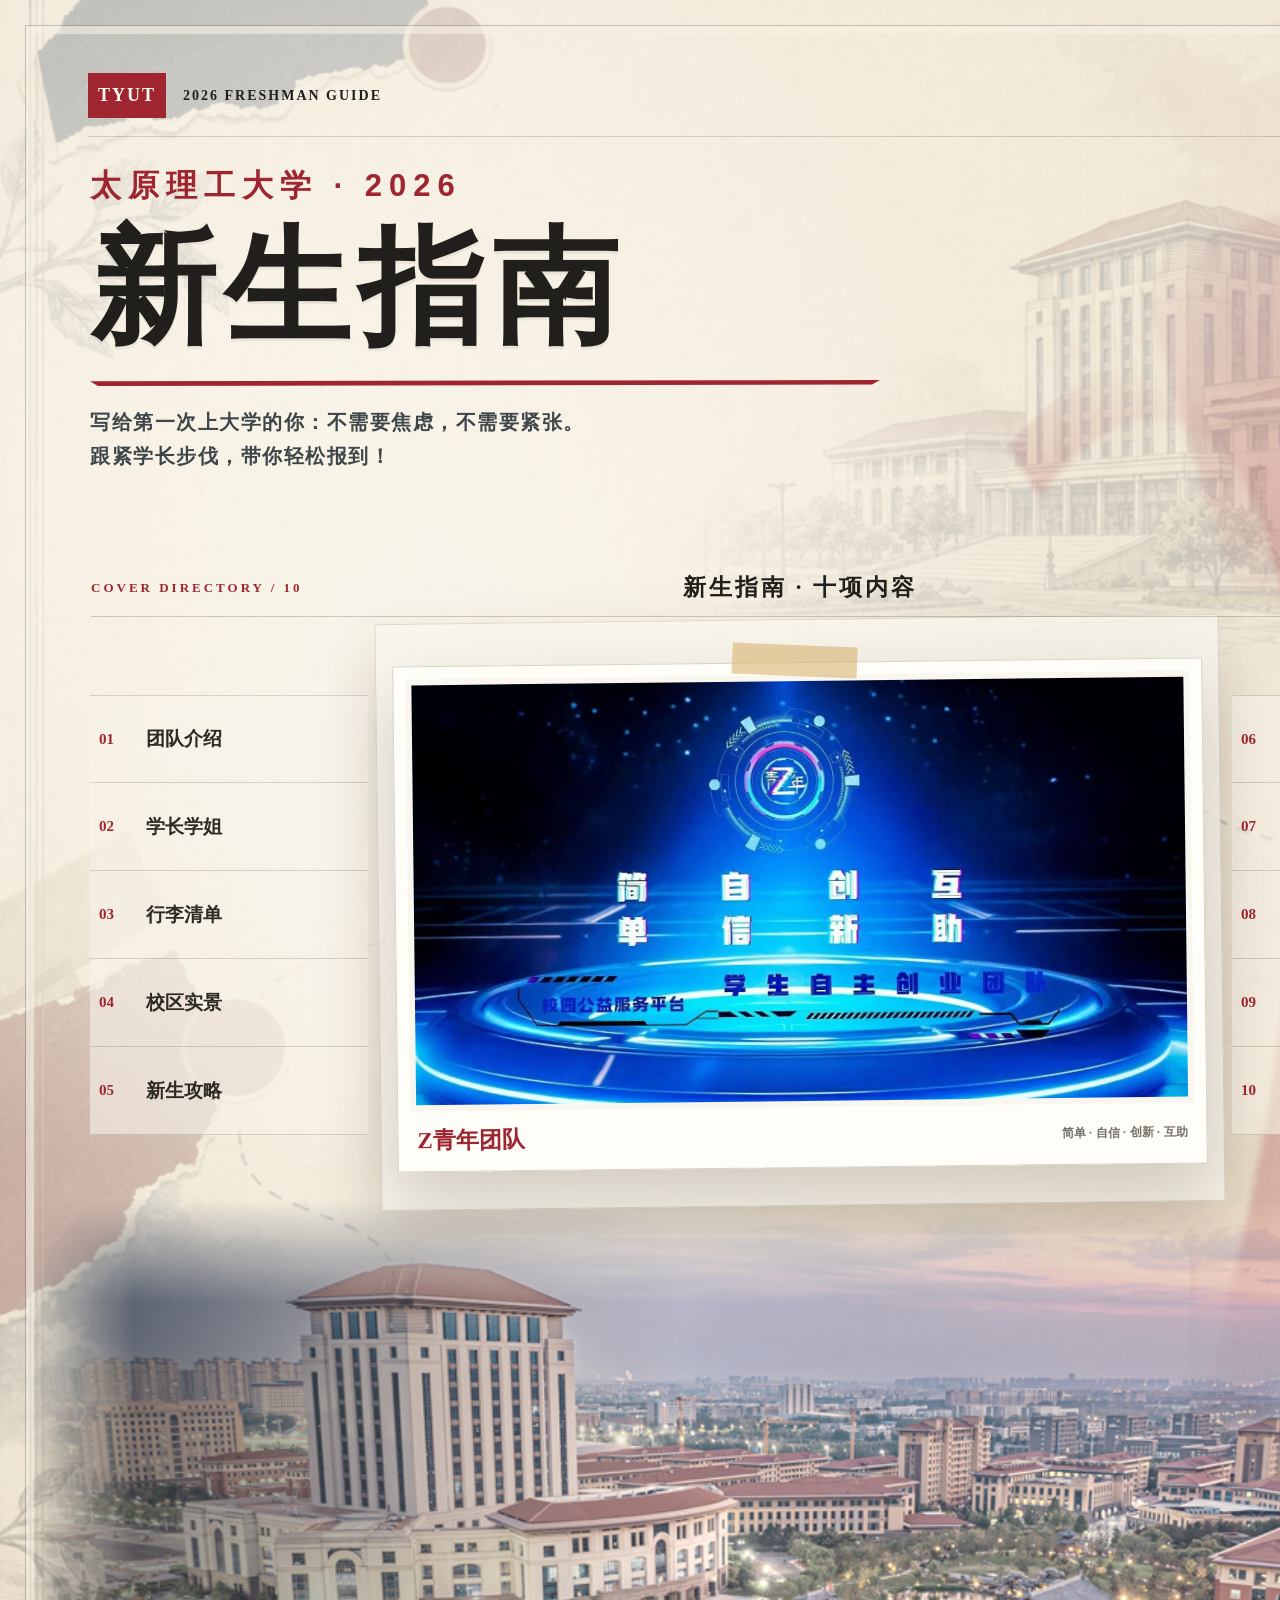
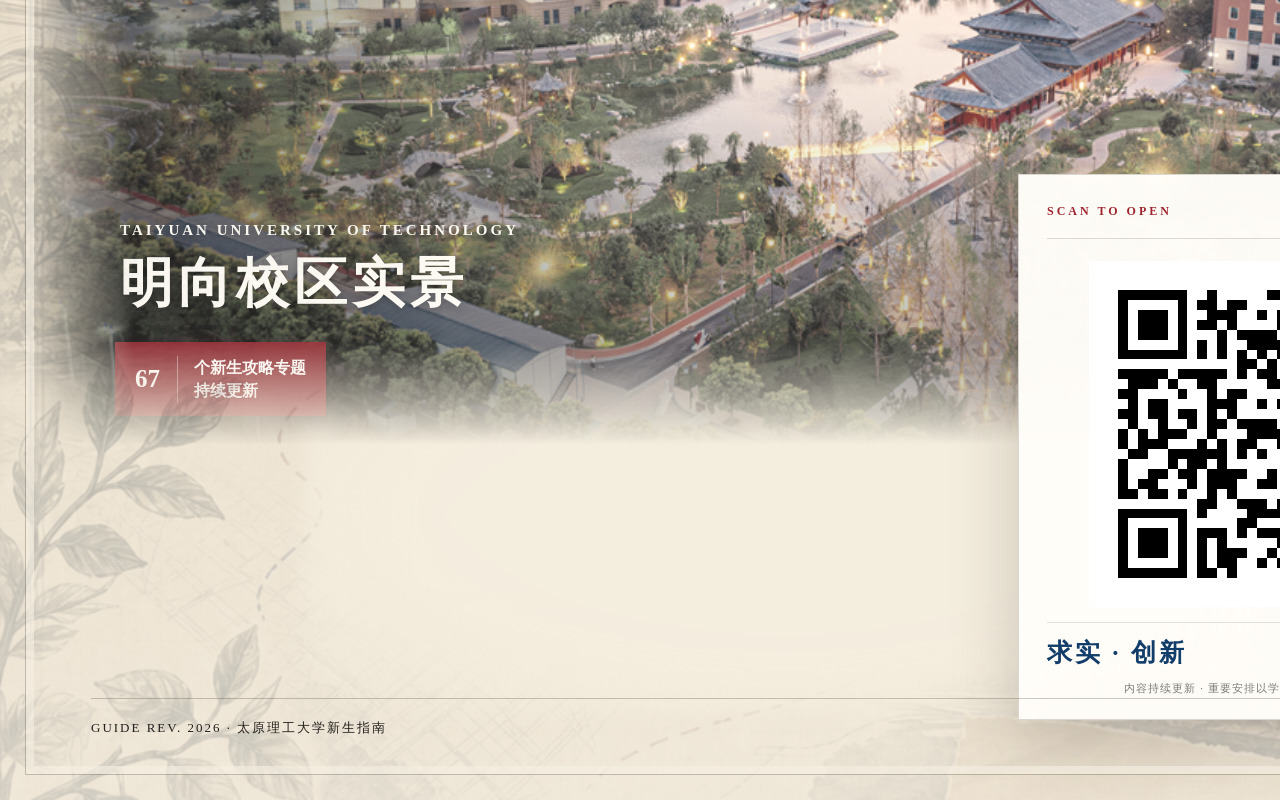
<file: poster/poster.html>
<!doctype html>
<html lang="zh-CN">
  <head>
    <meta charset="UTF-8" />
    <meta name="viewport" content="width=device-width, initial-scale=1.0" />
    <title>太原理工大学 2026 新生指南封面</title>
    <link rel="stylesheet" href="./poster.css" />
  </head>
  <body>
    <main class="poster" aria-label="太原理工大学 2026 新生指南二维码封面">
      <img class="poster-bg" src="./poster-background.png" alt="" />
      <div class="paper-wash" aria-hidden="true"></div>
      <div class="route-stroke" aria-hidden="true"></div>

      <div class="poster-topbar">
        <div class="edition-mark"><b>TYUT</b><span>2026 FRESHMAN GUIDE</span></div>
        <p>Z青年学长学姐 · 经验整理</p>
      </div>

      <header class="poster-header">
        <p class="school-line">太原理工大学 · 2026</p>
        <h1><strong>新生指南</strong></h1>
        <div class="title-rule"><b></b><span></span></div>
        <p class="opening-copy">
          写给第一次上大学的你：不需要焦虑，不需要紧张。<br />
          跟紧学长步伐，带你轻松报到！
        </p>
      </header>

      <div class="tyut-mark" aria-hidden="true">
        <span>TYUT</span>
        <small>1902</small>
      </div>

      <section class="cover-feature" aria-label="新生必看手册总目录与Z青年团队介绍">
        <header>
          <span>COVER DIRECTORY / 10</span>
          <strong>新生指南 · 十项内容</strong>
          <b>Z YOUTH · 2026</b>
        </header>
        <ol class="directory-side directory-side-left">
          <li><b>01</b><strong>团队介绍</strong></li>
          <li><b>02</b><strong>学长学姐</strong></li>
          <li><b>03</b><strong>行李清单</strong></li>
          <li><b>04</b><strong>校区实景</strong></li>
          <li><b>05</b><strong>新生攻略</strong></li>
        </ol>
        <figure class="team-feature">
          <img src="../assets/z-youth-team.jpg" alt="Z青年校园公益服务平台与学生自主创业团队" />
          <figcaption><strong>Z青年团队</strong><span>简单 · 自信 · 创新 · 互助</span></figcaption>
        </figure>
        <ol class="directory-side directory-side-right" start="6">
          <li><b>06</b><strong>报到当天怎么走</strong></li>
          <li><b>07</b><strong>新生反诈</strong></li>
          <li><b>08</b><strong>新生群</strong></li>
          <li><b>09</b><strong>学校官方入口</strong></li>
          <li><b>10</b><strong>第一周常见问题</strong></li>
        </ol>
      </section>

      <section class="campus-scene" aria-label="太原理工大学明向校区实景">
        <img src="../assets/photos/mingxiang-lake.jpg" alt="太原理工大学明向校区实景" />
        <div class="scene-shade"></div>
        <p><span>TAIYUAN UNIVERSITY OF TECHNOLOGY</span><strong>明向校区实景</strong></p>
        <aside>
          <b>67</b>
          <span>个新生攻略专题<br />持续更新</span>
        </aside>
      </section>

      <section class="qr-content">
        <header><span>SCAN TO OPEN</span><strong>扫码打开网页版</strong></header>
        <div class="qr-frame">
          <img src="./tyut-2026-guide-qr.png" alt="太原理工大学 2026 新生指南原二维码" />
        </div>
        <div class="qr-footer">
          <strong>求实 · 创新</strong>
          <span>tyut-2026-guide.surge.sh</span>
        </div>
        <p>内容持续更新 · 重要安排以学校及学院当年通知为准</p>
      </section>

      <footer class="poster-footer">
        <span>GUIDE REV. 2026 · 太原理工大学新生指南</span>
        <b>内容持续更新</b>
      </footer>
    </main>
  </body>
</html>
</file>
<file: styles.css>
@charset "UTF-8";

:root {
  --tyut-red: #a71930;
  --tyut-red-deep: #781021;
  --tyut-blue: #123d6a;
  --tyut-blue-bright: #1f5e98;
  --ink: #18212b;
  --muted: #66717c;
  --paper: #f3efe7;
  --paper-light: #fffdf8;
  --paper-deep: #e7dfd1;
  --line: rgba(24, 33, 43, 0.14);
  --white-line: rgba(255, 255, 255, 0.16);
  --shadow: 0 24px 70px rgba(23, 31, 39, 0.13);
  --shadow-small: 0 12px 30px rgba(23, 31, 39, 0.1);
  --radius: 22px;
  --radius-small: 14px;
  --shell: min(1160px, calc(100vw - 48px));
  --progress-offset: 327;
}

/* Opening chapter directory */

.chapter-index {
  position: relative;
  z-index: 5;
  overflow: hidden;
  padding: 20px;
  margin-top: -4px;
  margin-bottom: 62px;
  color: #fff;
  background:
    radial-gradient(circle at 92% 12%, rgba(255, 255, 255, 0.11), transparent 18rem),
    var(--tyut-blue);
  border: 1px solid rgba(255, 255, 255, 0.18);
  border-radius: 22px;
  box-shadow: 0 20px 50px rgba(18, 61, 106, 0.18);
}

.chapter-index-heading {
  display: flex;
  align-items: end;
  justify-content: space-between;
  gap: 26px;
  padding: 2px 2px 18px;
  border-bottom: 1px solid rgba(255, 255, 255, 0.18);
}

.chapter-index-heading > div {
  display: grid;
  gap: 4px;
}

.chapter-index-heading span {
  color: #ffb4c1;
  font-family: Georgia, serif;
  font-size: 0.62rem;
  font-weight: 900;
  letter-spacing: 0.17em;
}

.chapter-index-heading strong {
  font-size: 1.02rem;
}

.chapter-index-heading p {
  margin: 0;
  color: rgba(255, 255, 255, 0.64);
  font-size: 0.67rem;
}

.chapter-index-grid {
  display: grid;
  grid-template-columns: repeat(5, minmax(0, 1fr));
  gap: 9px;
  padding-top: 18px;
}

.chapter-jump {
  position: relative;
  display: grid;
  min-width: 0;
  min-height: 82px;
  grid-template-columns: 31px minmax(0, 1fr) auto;
  align-items: center;
  gap: 9px;
  padding: 12px 10px;
  color: var(--ink);
  background: rgba(255, 253, 248, 0.96);
  border: 1px solid rgba(255, 255, 255, 0.28);
  border-radius: 11px;
  transition: transform 180ms ease, background 180ms ease, box-shadow 180ms ease;
}

.chapter-jump:hover,
.chapter-jump:focus-visible {
  z-index: 1;
  background: #fff;
  box-shadow: 0 10px 24px rgba(4, 24, 45, 0.24);
  outline: none;
  transform: translateY(-2px);
}

.chapter-jump.is-active {
  color: #fff;
  background: var(--tyut-red);
  border-color: rgba(255, 255, 255, 0.32);
}

.chapter-jump > b {
  color: var(--tyut-red);
  font-family: Georgia, serif;
  font-size: 0.72rem;
}

.chapter-jump.is-active > b,
.chapter-jump.is-active > i {
  color: #ffd2da;
}

.chapter-jump > span {
  display: grid;
  gap: 2px;
  min-width: 0;
}

.chapter-jump > span strong,
.chapter-jump > span small {
  overflow: hidden;
  text-overflow: ellipsis;
  white-space: nowrap;
}

.chapter-jump > span strong {
  font-size: 0.68rem;
}

.chapter-jump > span small {
  color: var(--muted);
  font-size: 0.5rem;
}

.chapter-jump.is-active > span small {
  color: rgba(255, 255, 255, 0.68);
}

.chapter-jump > i {
  color: var(--tyut-red);
  font-size: 0.68rem;
  font-style: normal;
}

@media screen and (max-width: 980px) {
  .chapter-index-grid {
    grid-template-columns: repeat(3, minmax(0, 1fr));
  }
}

@media screen and (max-width: 640px) {
  .chapter-index {
    width: min(100% - 28px, 1160px);
    padding: 14px;
    margin-bottom: 44px;
    border-radius: 17px;
  }

  .chapter-index-heading {
    align-items: flex-start;
    flex-direction: column;
    gap: 6px;
    padding-bottom: 13px;
  }

  .chapter-index-grid {
    grid-template-columns: repeat(2, minmax(0, 1fr));
    gap: 7px;
    padding-top: 13px;
  }

  .chapter-jump {
    min-height: 72px;
    grid-template-columns: 25px minmax(0, 1fr) auto;
    gap: 7px;
    padding: 9px 8px;
    border-radius: 9px;
  }

  .chapter-jump > span strong {
    font-size: 0.61rem;
  }

  .chapter-jump > span small {
    font-size: 0.46rem;
  }
}

*,
*::before,
*::after {
  box-sizing: border-box;
}

html {
  scroll-behavior: smooth;
  scroll-padding-top: 96px;
  overflow-x: hidden;
  background: var(--paper);
}

body {
  min-width: 320px;
  margin: 0;
  overflow-x: hidden;
  color: var(--ink);
  background:
    radial-gradient(circle at 8% 11%, rgba(167, 25, 48, 0.08), transparent 28rem),
    radial-gradient(circle at 94% 5%, rgba(18, 61, 106, 0.1), transparent 34rem),
    linear-gradient(rgba(18, 61, 106, 0.025) 1px, transparent 1px),
    linear-gradient(90deg, rgba(18, 61, 106, 0.025) 1px, transparent 1px),
    var(--paper);
  background-size: auto, auto, 30px 30px, 30px 30px, auto;
  font-family: "Noto Sans SC", "Source Han Sans SC", "Microsoft YaHei", sans-serif;
  font-size: 16px;
  line-height: 1.7;
  -webkit-font-smoothing: antialiased;
}

body::before {
  position: fixed;
  inset: 0;
  z-index: 9999;
  pointer-events: none;
  content: "";
  opacity: 0.17;
  background-image: repeating-radial-gradient(circle at 0 0, transparent 0, rgba(48, 41, 32, 0.08) 0.65px, transparent 1.25px, transparent 5px);
  background-size: 8px 8px;
  mix-blend-mode: multiply;
}

body.is-dialog-open {
  overflow: hidden;
}

button,
input {
  font: inherit;
}

button,
a {
  -webkit-tap-highlight-color: transparent;
}

button {
  color: inherit;
}

a {
  color: inherit;
  text-decoration: none;
}

img,
svg {
  display: block;
  max-width: 100%;
}

h1,
h2,
h3,
h4,
p,
ul,
ol {
  margin-top: 0;
}

h1,
h2,
h3,
h4 {
  text-wrap: balance;
}

p {
  text-wrap: pretty;
}

:focus-visible {
  outline: 3px solid #f0a43c;
  outline-offset: 4px;
}

::selection {
  color: #fff;
  background: var(--tyut-red);
}

.shell {
  width: var(--shell);
  margin-inline: auto;
}

.section-space {
  padding-block: 112px;
}

.skip-link {
  position: fixed;
  top: 12px;
  left: 12px;
  z-index: 10000;
  padding: 10px 16px;
  color: #fff;
  background: var(--tyut-red);
  border-radius: 8px;
  transform: translateY(-160%);
  transition: transform 180ms ease;
}

.skip-link:focus {
  transform: translateY(0);
}

.eyebrow {
  display: flex;
  align-items: center;
  gap: 12px;
  margin-bottom: 18px;
  color: var(--tyut-red);
  font-family: Georgia, "Times New Roman", serif;
  font-size: 0.76rem;
  font-weight: 800;
  letter-spacing: 0.16em;
}

.eyebrow::before {
  width: 35px;
  height: 2px;
  content: "";
  background: currentColor;
}

.section-heading {
  margin-bottom: 50px;
}

.section-heading h2 {
  margin-bottom: 0;
  color: var(--tyut-blue);
  font-family: "STKaiti", "KaiTi", serif;
  font-size: clamp(2.5rem, 5vw, 4.9rem);
  font-weight: 900;
  line-height: 1.03;
  letter-spacing: -0.05em;
}

.section-heading-split {
  display: grid;
  grid-template-columns: minmax(0, 1.55fr) minmax(280px, 0.65fr);
  gap: 70px;
  align-items: end;
}

.section-heading-split > p,
.section-heading-light > p {
  margin: 0;
  color: var(--muted);
}

.section-heading-light h2,
.section-heading-light > p {
  color: #fff;
}

.section-heading-light .eyebrow {
  color: #ffb3bf;
}

.button {
  display: inline-flex;
  min-height: 52px;
  align-items: center;
  justify-content: center;
  gap: 12px;
  padding: 13px 24px;
  border: 1px solid transparent;
  border-radius: 999px;
  cursor: pointer;
  font-weight: 800;
  transition: transform 180ms ease, box-shadow 180ms ease, background 180ms ease;
}

.button:hover {
  transform: translateY(-3px);
}

.button-primary {
  color: #fff;
  background: var(--tyut-red);
  box-shadow: 0 13px 25px rgba(167, 25, 48, 0.24);
}

.button-primary:hover {
  background: var(--tyut-red-deep);
  box-shadow: 0 17px 34px rgba(167, 25, 48, 0.3);
}

.button-ghost {
  color: var(--tyut-blue);
  border-color: var(--tyut-blue);
}

.button-ghost:hover {
  color: #fff;
  background: var(--tyut-blue);
}

.button-light {
  width: fit-content;
  color: var(--tyut-blue);
  background: var(--paper-light);
  box-shadow: var(--shadow-small);
}

.reveal {
  opacity: 0;
  transform: translateY(24px);
  transition: opacity 650ms cubic-bezier(0.2, 0.75, 0.25, 1), transform 650ms cubic-bezier(0.2, 0.75, 0.25, 1);
}

.reveal-delay {
  transition-delay: 130ms;
}

.reveal.is-visible {
  opacity: 1;
  transform: none;
}

/* Header */

.site-header {
  position: sticky;
  top: 0;
  z-index: 500;
  border-bottom: 1px solid rgba(24, 33, 43, 0.09);
  background: color-mix(in srgb, var(--paper-light) 88%, transparent);
  backdrop-filter: blur(18px) saturate(130%);
}

.header-inner {
  display: grid;
  min-height: 78px;
  grid-template-columns: 1fr auto 1fr;
  gap: 24px;
  align-items: center;
}

.brand {
  display: inline-flex;
  min-height: 44px;
  align-items: center;
  gap: 12px;
  justify-self: start;
}

.brand-seal {
  display: grid;
  width: 43px;
  aspect-ratio: 1;
  place-items: center;
  color: #fff;
  background: var(--tyut-red);
  border: 2px solid rgba(255, 255, 255, 0.75);
  border-radius: 50%;
  box-shadow: 0 0 0 2px var(--tyut-red);
  font-family: Georgia, serif;
  font-size: 0.83rem;
  font-weight: 900;
  letter-spacing: -0.04em;
}

.brand > span:last-child {
  display: flex;
  flex-direction: column;
  line-height: 1.2;
}

.brand strong {
  color: var(--tyut-blue);
  font-size: 1rem;
  letter-spacing: 0.06em;
}

.brand small {
  margin-top: 4px;
  color: var(--muted);
  font-size: 0.66rem;
  letter-spacing: 0.04em;
}

.desktop-nav {
  display: flex;
  gap: 30px;
  color: #52606e;
  font-size: 0.86rem;
  font-weight: 700;
}

.desktop-nav a {
  position: relative;
  padding: 28px 0 25px;
}

.desktop-nav a::after {
  position: absolute;
  right: 50%;
  bottom: 18px;
  left: 50%;
  height: 2px;
  content: "";
  background: var(--tyut-red);
  transition: right 180ms ease, left 180ms ease;
}

.desktop-nav a:hover::after,
.desktop-nav a.is-active::after {
  right: 0;
  left: 0;
}

.header-actions {
  display: flex;
  align-items: center;
  gap: 16px;
  justify-self: end;
}

.header-progress {
  display: flex;
  align-items: baseline;
  gap: 7px;
  color: var(--muted);
  font-size: 0.72rem;
}

.header-progress strong {
  color: var(--tyut-red);
  font-size: 0.92rem;
}

.icon-button {
  display: grid;
  width: 44px;
  aspect-ratio: 1;
  padding: 11px;
  place-items: center;
  color: var(--tyut-blue);
  background: transparent;
  border: 1px solid var(--line);
  border-radius: 50%;
  cursor: pointer;
  transition: color 180ms ease, background 180ms ease, transform 180ms ease;
}

.icon-button:hover {
  color: #fff;
  background: var(--tyut-blue);
  transform: rotate(-8deg);
}

.icon-button svg,
.search-box svg {
  fill: none;
  stroke: currentColor;
  stroke-linecap: round;
  stroke-linejoin: round;
  stroke-width: 2;
}

/* Hero */

.hero {
  position: relative;
  display: grid;
  min-height: min(850px, calc(100svh - 78px));
  grid-template-columns: minmax(0, 1.08fr) minmax(410px, 0.76fr);
  gap: clamp(44px, 7vw, 100px);
  align-items: center;
  padding-block: 85px 105px;
}

.hero::before {
  position: absolute;
  top: 8%;
  right: -12%;
  width: 54%;
  height: 80%;
  content: "";
  opacity: 0.3;
  border: 1px solid rgba(18, 61, 106, 0.18);
  background:
    linear-gradient(rgba(18, 61, 106, 0.13) 1px, transparent 1px),
    linear-gradient(90deg, rgba(18, 61, 106, 0.13) 1px, transparent 1px);
  background-size: 32px 32px;
  transform: rotate(4deg);
  mask-image: linear-gradient(135deg, #000, transparent 88%);
}

.hero-copy,
.hero-visual {
  position: relative;
  z-index: 2;
}

.hero h1 {
  max-width: 720px;
  margin-bottom: 30px;
  color: var(--tyut-blue);
  font-family: "STKaiti", "KaiTi", serif;
  font-size: clamp(3.8rem, 7.7vw, 7.35rem);
  font-weight: 900;
  line-height: 0.92;
  letter-spacing: -0.08em;
}

.hero h1 > span {
  display: block;
  margin-bottom: 17px;
  color: var(--tyut-red);
  font-family: "Noto Sans SC", "Microsoft YaHei", sans-serif;
  font-size: 0.19em;
  font-weight: 900;
  letter-spacing: 0.2em;
}

.hero h1 em {
  position: relative;
  display: inline-block;
  color: var(--tyut-red);
  font-style: normal;
}

.hero h1 em::after {
  position: absolute;
  right: -5%;
  bottom: -8px;
  left: 5%;
  z-index: -1;
  height: 15px;
  content: "";
  opacity: 0.32;
  background: #e4a131;
  clip-path: polygon(0 35%, 95% 0, 100% 65%, 4% 100%);
}

.hero-lead {
  max-width: 650px;
  margin-bottom: 22px;
  color: #4d5b67;
  font-size: clamp(1rem, 1.6vw, 1.18rem);
  line-height: 1.95;
}

.hero-scam-alert {
  position: relative;
  max-width: 680px;
  padding: 22px 24px 22px 28px;
  margin-bottom: 22px;
  background: rgba(255, 253, 248, 0.88);
  border: 1px solid rgba(181, 0, 48, 0.2);
  border-radius: 16px;
  box-shadow: 0 16px 38px rgba(23, 31, 39, 0.08);
}

.hero-scam-alert::before {
  position: absolute;
  top: 15px;
  bottom: 15px;
  left: 0;
  width: 5px;
  content: "";
  background: var(--tyut-red);
  border-radius: 0 6px 6px 0;
}

.hero-scam-alert > span {
  display: block;
  margin-bottom: 8px;
  color: var(--tyut-red);
  font-size: 0.75rem;
  font-weight: 900;
  letter-spacing: 0.12em;
}

.hero-scam-alert p {
  margin: 0;
  color: #243746;
  font-size: 0.92rem;
  font-weight: 650;
  line-height: 1.85;
}

.hero-actions {
  display: flex;
  flex-wrap: wrap;
  gap: 13px;
  margin-bottom: 14px;
}

.hero-priority-links {
  display: grid;
  max-width: 680px;
  grid-template-columns: repeat(2, minmax(0, 1fr));
  gap: 12px;
}

.hero-priority-links a {
  display: grid;
  min-height: 68px;
  grid-template-columns: auto 1fr auto;
  align-items: center;
  gap: 12px;
  padding: 13px 17px;
  color: var(--tyut-blue);
  background: rgba(255, 253, 248, 0.7);
  border: 1px solid rgba(18, 61, 106, 0.24);
  border-radius: 13px;
  box-shadow: 0 10px 25px rgba(23, 31, 39, 0.06);
  transition: transform 180ms ease, background 180ms ease, box-shadow 180ms ease;
}

.hero-priority-links a:hover {
  background: #fffdf8;
  box-shadow: var(--shadow-small);
  transform: translateY(-2px);
}

.hero-priority-links span,
.hero-priority-links i {
  color: var(--tyut-red);
  font-family: Georgia, serif;
  font-size: 0.76rem;
  font-style: normal;
  font-weight: 900;
}

.hero-priority-links strong {
  font-size: 0.94rem;
}

.mini-ticket {
  display: inline-grid;
  min-height: 60px;
  grid-template-columns: auto 1fr auto;
  align-items: center;
  gap: 11px;
  padding: 10px 15px;
  margin-bottom: 46px;
  color: var(--tyut-blue);
  background: rgba(255, 253, 248, 0.68);
  border: 1px solid rgba(18, 61, 106, 0.25);
  border-left: 4px solid var(--tyut-red);
  border-radius: 10px;
  box-shadow: 0 10px 25px rgba(23, 31, 39, 0.07);
  transition: transform 180ms ease, box-shadow 180ms ease;
}

.mini-ticket:hover {
  box-shadow: var(--shadow-small);
  transform: translateY(-2px);
}

.mini-ticket span,
.mini-ticket i {
  color: var(--tyut-red);
  font-style: normal;
  font-weight: 900;
}

.mini-ticket span {
  font-size: 0.72rem;
}

.mini-ticket strong {
  font-size: 0.92rem;
}

.hero-stats {
  display: flex;
  padding: 0;
  margin-bottom: 0;
  list-style: none;
}

.hero-stats li {
  display: flex;
  min-width: 120px;
  flex-direction: column;
  padding-inline: 24px;
  border-left: 1px solid var(--line);
}

.hero-stats li:first-child {
  padding-left: 0;
  border-left: 0;
}

.hero-stats strong {
  color: var(--tyut-blue);
  font-family: Georgia, serif;
  font-size: 1.72rem;
  line-height: 1;
}

.hero-stats span {
  margin-top: 8px;
  color: var(--muted);
  font-size: 0.72rem;
}

.hero-visual {
  padding: 27px;
}

.hero-visual::before {
  position: absolute;
  inset: 11% 0 4% 13%;
  content: "";
  background: var(--tyut-blue);
  border-radius: 28px;
  transform: rotate(7deg);
}

.blueprint-card {
  position: relative;
  min-height: 610px;
  overflow: hidden;
  padding: 30px;
  color: #fff;
  background:
    linear-gradient(135deg, rgba(255, 255, 255, 0.08), transparent 40%),
    var(--tyut-red);
  border: 1px solid rgba(255, 255, 255, 0.25);
  border-radius: 26px;
  box-shadow: var(--shadow);
  transform: rotate(-3deg);
  transition: transform 400ms cubic-bezier(0.2, 0.8, 0.25, 1);
}

.hero-visual:hover .blueprint-card {
  transform: rotate(-1deg) translateY(-8px);
}

.blueprint-card::before {
  position: absolute;
  right: -46%;
  bottom: -30%;
  width: 120%;
  aspect-ratio: 1;
  content: "";
  border: 1px solid rgba(255, 255, 255, 0.18);
  border-radius: 50%;
  box-shadow: 0 0 0 34px rgba(255, 255, 255, 0.035), 0 0 0 74px rgba(255, 255, 255, 0.025);
}

.blueprint-top {
  position: relative;
  z-index: 2;
  display: flex;
  justify-content: space-between;
  padding-bottom: 17px;
  color: rgba(255, 255, 255, 0.66);
  border-bottom: 1px solid rgba(255, 255, 255, 0.2);
  font-family: Georgia, serif;
  font-size: 0.63rem;
  letter-spacing: 0.13em;
}

.blueprint-image {
  position: relative;
  z-index: 2;
  margin-top: 23px;
  overflow: hidden;
  background: var(--tyut-blue);
  border: 1px solid rgba(255, 255, 255, 0.3);
  border-radius: 14px;
}

.blueprint-image::after {
  position: absolute;
  inset: 0;
  content: "";
  background: linear-gradient(180deg, transparent 55%, rgba(18, 20, 28, 0.78));
}

.blueprint-image img {
  width: 100%;
  aspect-ratio: 16 / 8.5;
  object-fit: cover;
}

.image-label {
  position: absolute;
  right: 13px;
  bottom: 10px;
  z-index: 2;
  font-size: 0.63rem;
  font-weight: 800;
}

.blueprint-copy {
  position: relative;
  z-index: 2;
  padding-block: 26px 21px;
}

.blueprint-copy p {
  margin-bottom: 7px;
  color: #ffd4dc;
  font-size: 0.69rem;
  font-weight: 800;
  letter-spacing: 0.2em;
}

.blueprint-copy h2 {
  margin-bottom: 17px;
  font-family: "STKaiti", "KaiTi", serif;
  font-size: clamp(3.15rem, 5vw, 4.6rem);
  line-height: 0.95;
  letter-spacing: -0.06em;
}

.route {
  position: relative;
  display: flex;
  width: 68%;
  justify-content: space-between;
  align-items: center;
}

.route::before {
  position: absolute;
  right: 5px;
  left: 5px;
  height: 1px;
  content: "";
  border-top: 1px dashed rgba(255, 255, 255, 0.55);
}

.route i {
  position: relative;
  z-index: 2;
  width: 9px;
  aspect-ratio: 1;
  background: #fff;
  border: 2px solid var(--tyut-red);
  border-radius: 50%;
  box-shadow: 0 0 0 2px #fff;
}

.route i:last-child {
  background: #e8aa3b;
}

.blueprint-footer {
  position: relative;
  z-index: 2;
  display: grid;
  grid-template-columns: auto 1fr auto;
  gap: 13px;
  align-items: center;
  padding-top: 19px;
  border-top: 1px solid rgba(255, 255, 255, 0.2);
}

.round-mark {
  display: grid;
  width: 45px;
  aspect-ratio: 1;
  place-items: center;
  background: var(--paper-light);
  color: var(--tyut-red);
  border-radius: 50%;
  font-family: Georgia, serif;
  font-size: 0.62rem;
  font-weight: 900;
}

.blueprint-footer div {
  display: flex;
  flex-direction: column;
}

.blueprint-footer strong {
  font-size: 0.87rem;
}

.blueprint-footer small {
  color: rgba(255, 255, 255, 0.63);
  font-size: 0.63rem;
}

.blueprint-footer b {
  display: grid;
  width: 36px;
  aspect-ratio: 1;
  place-items: center;
  color: var(--tyut-blue);
  background: var(--paper-light);
  border-radius: 50%;
  font-family: "STKaiti", serif;
}

.paper-note {
  position: absolute;
  z-index: 4;
  padding: 9px 16px;
  color: var(--ink);
  background: #f0cf64;
  box-shadow: var(--shadow-small);
  font-family: "STKaiti", "KaiTi", serif;
  font-size: 0.93rem;
}

.paper-note-one {
  top: 4%;
  left: -3%;
  transform: rotate(-7deg);
}

.paper-note-two {
  right: -6%;
  bottom: 7%;
  transform: rotate(5deg);
}

/* Notices and quick entries */

.notice-grid {
  display: grid;
  grid-template-columns: repeat(3, 1fr);
  gap: 1px;
  overflow: hidden;
  background: var(--ink);
  border: 1px solid var(--ink);
  border-radius: var(--radius-small);
  box-shadow: var(--shadow-small);
}

.notice {
  min-height: 148px;
  padding: 24px 25px;
  color: #fff;
}

.notice span {
  display: inline-block;
  padding: 2px 8px;
  margin-bottom: 15px;
  border: 1px solid currentColor;
  border-radius: 999px;
  font-size: 0.64rem;
  font-weight: 900;
}

.notice p {
  margin: 0;
  font-size: 0.9rem;
  font-weight: 650;
  line-height: 1.65;
}

.notice strong {
  color: #ffe39b;
  border-bottom: 3px solid #e5ad38;
}

.notice-red {
  background: var(--tyut-red);
}

.notice-blue {
  background: var(--tyut-blue-bright);
}

.notice-ink {
  background: #222a32;
}

.quick-grid {
  display: grid;
  grid-template-columns: repeat(3, 1fr);
  gap: 14px;
}

.quick-card {
  position: relative;
  display: grid;
  min-height: 128px;
  grid-template-columns: auto 1fr auto;
  gap: 17px;
  align-items: center;
  padding: 22px;
  overflow: hidden;
  color: inherit;
  text-align: left;
  background: rgba(255, 253, 248, 0.74);
  border: 1px solid var(--line);
  border-radius: var(--radius-small);
  cursor: pointer;
  transition: border-color 180ms ease, box-shadow 180ms ease, transform 180ms ease;
}

.quick-card::after {
  position: absolute;
  right: -28px;
  bottom: -38px;
  width: 85px;
  aspect-ratio: 1;
  content: "";
  background: var(--tyut-red);
  border-radius: 50%;
  opacity: 0;
  transition: opacity 180ms ease, transform 180ms ease;
}

.quick-card:hover {
  z-index: 2;
  border-color: var(--tyut-blue);
  box-shadow: var(--shadow-small);
  transform: translateY(-5px) rotate(-0.5deg);
}

.quick-card:hover::after {
  opacity: 0.12;
  transform: scale(1.2);
}

.quick-icon {
  display: grid;
  width: 48px;
  aspect-ratio: 1;
  place-items: center;
  color: #fff;
  background: var(--tyut-blue);
  border-radius: 50% 44% 50% 43%;
  font-family: "STKaiti", serif;
  font-size: 1.15rem;
  transform: rotate(-4deg);
}

.quick-card > span:nth-child(2) {
  display: flex;
  flex-direction: column;
}

.quick-card strong {
  color: var(--tyut-blue);
  font-size: 0.98rem;
}

.quick-card small {
  margin-top: 4px;
  color: var(--muted);
  font-size: 0.7rem;
}

.quick-card i {
  color: var(--tyut-red);
  font-family: Georgia, serif;
  font-size: 1.18rem;
  font-style: normal;
}

/* Campus */

.campus-section {
  color: #fff;
  background:
    radial-gradient(circle at 92% 12%, rgba(255, 255, 255, 0.09), transparent 27rem),
    linear-gradient(135deg, #0c2d50, var(--tyut-blue));
  clip-path: polygon(0 2.5%, 100% 0, 100% 97%, 0 100%);
}

.campus-section .section-heading h2,
.campus-section .section-heading > p {
  color: #fff;
}

.campus-section .section-heading > p {
  opacity: 0.68;
}

.campus-section .eyebrow {
  color: #ffabb9;
}

.campus-qr-card {
  display: grid;
  max-width: 760px;
  grid-template-columns: 144px minmax(0, 1fr);
  gap: 24px;
  align-items: center;
  padding: 16px 24px 16px 16px;
  margin: -18px 0 24px;
  color: var(--tyut-blue);
  background: var(--paper-light);
  border: 1px solid rgba(255, 255, 255, 0.28);
  border-radius: 18px;
  box-shadow: 0 18px 42px rgba(4, 18, 33, 0.2);
}

.campus-qr-frame {
  display: grid;
  aspect-ratio: 1;
  padding: 8px;
  place-items: center;
  background: #fff;
  border: 1px solid rgba(18, 61, 106, 0.13);
  border-radius: 12px;
}

.campus-qr-frame img {
  display: block;
  width: 100%;
  height: 100%;
  object-fit: contain;
}

.campus-qr-card span {
  display: block;
  margin-bottom: 7px;
  color: var(--tyut-red);
  font-family: Georgia, serif;
  font-size: 0.68rem;
  font-weight: 900;
  letter-spacing: 0.13em;
}

.campus-qr-card h3 {
  margin: 0 0 8px;
  font-family: "STKaiti", "KaiTi", serif;
  font-size: clamp(1.55rem, 3vw, 2.2rem);
}

.campus-qr-card p {
  margin: 0;
  color: #596673;
  font-size: 0.8rem;
  line-height: 1.75;
}

.campus-tabs {
  display: grid;
  grid-template-columns: repeat(3, 1fr);
  gap: 10px;
  margin-bottom: 18px;
}

.campus-tabs button {
  display: flex;
  min-height: 64px;
  align-items: center;
  gap: 14px;
  padding: 13px 19px;
  color: rgba(255, 255, 255, 0.6);
  text-align: left;
  background: rgba(255, 255, 255, 0.06);
  border: 1px solid var(--white-line);
  border-radius: 12px;
  cursor: pointer;
  font-weight: 800;
  transition: background 180ms ease, color 180ms ease, transform 180ms ease;
}

.campus-tabs button:hover {
  color: #fff;
  transform: translateY(-2px);
}

.campus-tabs button.is-active {
  color: var(--tyut-blue);
  background: var(--paper-light);
  border-color: var(--paper-light);
}

.campus-tabs span {
  font-family: Georgia, serif;
  font-size: 0.72rem;
}

.campus-viewer {
  display: grid;
  grid-template-columns: minmax(0, 1.52fr) minmax(360px, 0.48fr);
  gap: 18px;
}

.map-panel,
.campus-detail {
  border: 1px solid var(--white-line);
  border-radius: var(--radius);
}

.map-panel {
  min-width: 0;
  padding: 14px;
  background: rgba(255, 255, 255, 0.06);
}

.map-toolbar {
  display: grid;
  grid-template-columns: 1fr auto;
  align-items: center;
  gap: 18px;
  padding: 4px 5px 13px;
}

.map-toolbar button {
  min-height: 40px;
  padding: 8px 14px;
  color: rgba(255, 255, 255, 0.63);
  background: transparent;
  border: 1px solid transparent;
  border-radius: 999px;
  cursor: pointer;
  font-size: 0.75rem;
  font-weight: 850;
}

.map-toolbar button:hover,
.map-toolbar button.is-active {
  color: #fff;
  border-color: rgba(255, 255, 255, 0.25);
}

.map-toolbar .map-enlarge {
  color: #ffd1d8;
}

.map-gesture-hint {
  margin: 0;
  color: rgba(255, 255, 255, 0.46);
  text-align: center;
  font-size: 0.68rem;
}

.map-detail-tools {
  display: grid;
  grid-template-columns: minmax(230px, 1fr) auto auto;
  gap: 10px;
  align-items: center;
  padding: 11px;
  margin-bottom: 12px;
  background: rgba(255, 255, 255, 0.07);
  border: 1px solid var(--white-line);
  border-radius: 13px;
}

.map-search-field {
  display: flex;
  min-height: 45px;
  align-items: center;
  gap: 10px;
  padding: 0 13px;
  color: var(--tyut-blue);
  background: var(--paper-light);
  border-radius: 10px;
}

.map-search-field svg {
  width: 18px;
  flex: 0 0 auto;
  fill: none;
  stroke: currentColor;
  stroke-linecap: round;
  stroke-linejoin: round;
  stroke-width: 2;
}

.map-search-field input {
  width: 100%;
  min-width: 0;
  color: var(--ink);
  background: transparent;
  border: 0;
  outline: 0;
  font-size: 0.75rem;
}

.map-category-filters {
  display: flex;
  gap: 5px;
}

.map-category-filters button {
  min-height: 39px;
  padding: 7px 10px;
  color: rgba(255, 255, 255, 0.62);
  background: transparent;
  border: 1px solid transparent;
  border-radius: 999px;
  cursor: pointer;
  font-size: 0.68rem;
  font-weight: 850;
}

.map-category-filters button:hover,
.map-category-filters button.is-active {
  color: var(--tyut-blue);
  background: var(--paper-light);
}

.map-result-count {
  color: rgba(255, 255, 255, 0.55);
  font-size: 0.66rem;
  white-space: nowrap;
}

.map-stage {
  position: relative;
  width: 100%;
  overflow: hidden;
  background:
    linear-gradient(45deg, rgba(18, 61, 106, 0.04) 25%, transparent 25%),
    linear-gradient(-45deg, rgba(18, 61, 106, 0.04) 25%, transparent 25%),
    #e8e2d6;
  background-size: 22px 22px;
  border: 1px solid rgba(255, 255, 255, 0.15);
  border-radius: 15px;
}

.map-viewport {
  position: relative;
  width: 100%;
  height: clamp(520px, 55vw, 700px);
  overflow: hidden;
  cursor: grab;
  touch-action: none;
  user-select: none;
}

.map-viewport.is-dragging {
  cursor: grabbing;
}

.map-canvas {
  position: absolute;
  top: 0;
  left: 0;
  transform-origin: 0 0;
  will-change: transform;
}

.map-canvas > img {
  display: block;
  width: 100%;
  height: 100%;
  pointer-events: none;
  user-select: none;
  -webkit-user-drag: none;
  transition: opacity 160ms ease;
}

.map-canvas > img.is-switching {
  opacity: 0;
}

.map-point-layer {
  position: absolute;
  inset: 0;
  pointer-events: none;
}

.map-point {
  position: absolute;
  z-index: 4;
  display: grid;
  width: 36px;
  aspect-ratio: 1;
  padding: 0;
  place-items: center;
  color: #fff;
  background: var(--tyut-red);
  border: 4px solid #fff;
  border-radius: 50%;
  box-shadow: 0 6px 18px rgba(18, 29, 40, 0.3);
  cursor: pointer;
  pointer-events: auto;
  transform: translate(-50%, -50%) scale(var(--map-marker-scale, 1));
  transform-origin: center;
  transition: background 150ms ease, box-shadow 150ms ease;
}

.map-point[data-map-point-category="校门"] {
  background: var(--tyut-blue-bright);
}

.map-point[data-map-point-category="生活"] {
  background: #147a69;
}

.map-point[data-map-point-category="运动"] {
  background: #557e38;
}

.map-point[data-map-point-category="服务"] {
  background: #77558c;
}

.map-point-symbol {
  font-family: "STKaiti", "KaiTi", serif;
  font-size: 0.72rem;
  font-weight: 900;
  line-height: 1;
}

.map-point:hover,
.map-point.is-active {
  color: var(--tyut-red);
  background: #ffd267;
  box-shadow: 0 0 0 5px rgba(255, 210, 103, 0.28), 0 8px 22px rgba(18, 29, 40, 0.34);
}

.map-point.is-active::after {
  position: absolute;
  inset: -12px;
  content: "";
  border: 2px solid rgba(255, 210, 103, 0.88);
  border-radius: 50%;
  animation: map-point-pulse 1.8s ease-out infinite;
}

@keyframes map-point-pulse {
  0% {
    opacity: 0.85;
    transform: scale(0.72);
  }
  75%,
  100% {
    opacity: 0;
    transform: scale(1.25);
  }
}

.map-point-label {
  position: absolute;
  bottom: calc(100% + 9px);
  left: 50%;
  min-width: max-content;
  padding: 5px 9px;
  color: var(--tyut-blue);
  background: color-mix(in srgb, var(--paper-light) 94%, transparent);
  border: 1px solid rgba(18, 61, 106, 0.2);
  border-radius: 7px;
  box-shadow: 0 5px 14px rgba(18, 29, 40, 0.14);
  opacity: 0;
  pointer-events: none;
  transform: translateX(-50%);
  font-size: 0.68rem;
  font-weight: 900;
  line-height: 1.2;
  white-space: nowrap;
}

.map-point:hover .map-point-label,
.map-point.is-active .map-point-label,
.map-canvas.is-map-zoomed .map-point-label {
  opacity: 1;
}

.map-empty-message {
  position: absolute;
  top: 50%;
  left: 50%;
  z-index: 6;
  width: min(330px, calc(100% - 40px));
  padding: 20px;
  color: var(--tyut-blue);
  text-align: center;
  background: var(--paper-light);
  border-radius: 13px;
  box-shadow: var(--shadow-small);
  transform: translate(-50%, -50%) scale(var(--map-marker-scale, 1));
  transform-origin: center;
  font-size: 0.78rem;
  font-weight: 800;
}

.map-zoom-controls {
  position: absolute;
  right: 14px;
  bottom: 14px;
  z-index: 12;
  display: grid;
  grid-template-columns: 42px 57px 42px auto;
  gap: 5px;
  padding: 6px;
  color: var(--tyut-blue);
  background: rgba(255, 253, 248, 0.92);
  border: 1px solid rgba(18, 61, 106, 0.16);
  border-radius: 12px;
  box-shadow: var(--shadow-small);
  backdrop-filter: blur(12px);
}

.map-layer-badge {
  position: absolute;
  top: 14px;
  right: 14px;
  z-index: 11;
  display: inline-flex;
  min-height: 36px;
  align-items: center;
  gap: 8px;
  padding: 7px 11px;
  color: var(--tyut-blue);
  background: rgba(255, 253, 248, 0.9);
  border: 1px solid rgba(18, 61, 106, 0.15);
  border-radius: 999px;
  box-shadow: 0 7px 20px rgba(18, 29, 40, 0.12);
  backdrop-filter: blur(10px);
  font-size: 0.64rem;
  font-weight: 900;
}

.map-layer-badge i {
  width: 8px;
  aspect-ratio: 1;
  background: var(--tyut-red);
  border-radius: 50%;
  box-shadow: 0 0 0 4px rgba(167, 25, 48, 0.12);
}

.map-zoom-controls button,
.map-zoom-controls output {
  display: grid;
  min-height: 39px;
  place-items: center;
  color: inherit;
  background: transparent;
  border: 0;
  border-radius: 8px;
  font-size: 0.72rem;
  font-weight: 900;
}

.map-zoom-controls button {
  cursor: pointer;
}

.map-zoom-controls button:hover {
  color: #fff;
  background: var(--tyut-blue);
}

.map-zoom-controls button:disabled {
  opacity: 0.35;
  cursor: not-allowed;
}

.map-touch-toggle {
  display: none;
}

.map-facility-strip {
  padding: 13px;
  margin-top: 12px;
  background: rgba(255, 255, 255, 0.065);
  border: 1px solid var(--white-line);
  border-radius: 13px;
}

.map-facility-heading {
  display: flex;
  align-items: center;
  justify-content: space-between;
  gap: 16px;
  padding: 1px 3px 10px;
}

.map-facility-heading span {
  color: #fff;
  font-size: 0.75rem;
  font-weight: 900;
  letter-spacing: 0.08em;
}

.map-facility-heading small {
  color: rgba(255, 255, 255, 0.45);
  font-size: 0.62rem;
}

.map-facility-list {
  display: grid;
  max-height: 164px;
  grid-template-columns: repeat(3, minmax(0, 1fr));
  gap: 7px;
  overflow-y: auto;
  padding-right: 3px;
  scrollbar-color: rgba(255, 255, 255, 0.22) transparent;
  scrollbar-width: thin;
}

.map-facility-item {
  display: grid;
  min-width: 0;
  min-height: 58px;
  grid-template-columns: auto minmax(0, 1fr) auto;
  gap: 9px;
  align-items: center;
  padding: 8px 10px;
  color: rgba(255, 255, 255, 0.75);
  text-align: left;
  background: rgba(255, 255, 255, 0.06);
  border: 1px solid transparent;
  border-radius: 10px;
  cursor: pointer;
  transition: background 150ms ease, border-color 150ms ease, transform 150ms ease;
}

.map-facility-item:hover,
.map-facility-item.is-active {
  color: #fff;
  background: rgba(255, 255, 255, 0.12);
  border-color: rgba(255, 255, 255, 0.22);
  transform: translateY(-1px);
}

.map-facility-icon {
  display: grid;
  width: 30px;
  aspect-ratio: 1;
  place-items: center;
  color: #fff;
  background: var(--tyut-red);
  border-radius: 9px;
  font-family: "STKaiti", "KaiTi", serif;
  font-size: 0.72rem;
  font-weight: 900;
}

.map-facility-icon[data-category="校门"] {
  background: var(--tyut-blue-bright);
}

.map-facility-icon[data-category="生活"] {
  background: #147a69;
}

.map-facility-icon[data-category="运动"] {
  background: #557e38;
}

.map-facility-icon[data-category="服务"] {
  background: #77558c;
}

.map-facility-item > span:nth-child(2) {
  display: flex;
  min-width: 0;
  flex-direction: column;
}

.map-facility-item strong {
  overflow: hidden;
  font-size: 0.7rem;
  text-overflow: ellipsis;
  white-space: nowrap;
}

.map-facility-item small {
  margin-top: 2px;
  color: rgba(255, 255, 255, 0.42);
  font-size: 0.58rem;
}

.map-facility-item i {
  color: #ffd2d9;
  font-family: Georgia, serif;
  font-size: 0.75rem;
  font-style: normal;
}

.map-facility-empty {
  grid-column: 1 / -1;
  padding: 16px;
  margin: 0;
  color: rgba(255, 255, 255, 0.58);
  text-align: center;
  font-size: 0.7rem;
}

.map-credit {
  margin: 10px 6px 0;
  color: rgba(255, 255, 255, 0.45);
  font-size: 0.64rem;
}

.campus-detail {
  position: relative;
  align-self: start;
  min-height: 100%;
  padding: clamp(28px, 4vw, 48px);
  overflow: hidden;
  background: var(--tyut-red);
}

.campus-detail::after {
  position: absolute;
  right: -40%;
  bottom: -20%;
  width: 100%;
  aspect-ratio: 1;
  content: "";
  border: 1px solid rgba(255, 255, 255, 0.18);
  border-radius: 50%;
  box-shadow: 0 0 0 35px rgba(255, 255, 255, 0.035), 0 0 0 75px rgba(255, 255, 255, 0.025);
}

.campus-detail > * {
  position: relative;
  z-index: 2;
}

.detail-index {
  display: block;
  margin-bottom: 42px;
  color: rgba(255, 255, 255, 0.52);
  font-family: Georgia, serif;
  font-size: 0.7rem;
  letter-spacing: 0.14em;
}

.campus-detail .eyebrow {
  color: #ffd0d8;
}

.campus-detail h3 {
  margin-bottom: 13px;
  font-family: "STKaiti", "KaiTi", serif;
  font-size: clamp(2.6rem, 4vw, 4rem);
  line-height: 1;
}

.campus-address {
  margin-bottom: 25px;
  color: rgba(255, 255, 255, 0.72);
  font-size: 0.85rem;
}

.detail-rule {
  height: 1px;
  margin-bottom: 26px;
  background: rgba(255, 255, 255, 0.22);
}

.map-selected-place {
  padding: 18px;
  margin: -7px 0 25px;
  background: rgba(255, 255, 255, 0.09);
  border: 1px solid rgba(255, 255, 255, 0.16);
  border-radius: 13px;
}

.map-selected-place p {
  margin-bottom: 6px;
  color: #ffd4dc;
  font-size: 0.66rem;
  font-weight: 900;
  letter-spacing: 0.1em;
}

.map-selected-place h4 {
  margin-bottom: 7px;
  color: #fff;
  font-family: "STKaiti", "KaiTi", serif;
  font-size: 1.55rem;
  letter-spacing: 0;
}

.map-selected-place span {
  display: block;
  color: rgba(255, 255, 255, 0.72);
  font-size: 0.76rem;
  line-height: 1.75;
}

.map-real-photo {
  margin: -8px 0 25px;
}

.map-real-photo[hidden] {
  display: none;
}

.map-real-photo-heading {
  display: flex;
  align-items: flex-end;
  justify-content: space-between;
  gap: 14px;
  margin-bottom: 11px;
}

.map-real-photo-heading > div {
  display: flex;
  align-items: baseline;
  gap: 8px;
}

.map-real-photo-heading span {
  color: #ffd2da;
  font-family: Georgia, serif;
  font-size: 0.58rem;
  letter-spacing: 0.13em;
}

.map-real-photo-heading strong {
  color: #fff;
  font-size: 0.75rem;
  letter-spacing: 0.08em;
}

.map-real-photo-heading small {
  color: rgba(255, 255, 255, 0.5);
  font-size: 0.58rem;
  text-align: right;
}

.map-photo-gallery {
  display: grid;
  grid-auto-columns: minmax(88%, 1fr);
  grid-auto-flow: column;
  gap: 10px;
  overflow-x: auto;
  padding: 0 0 6px;
  scroll-snap-type: x mandatory;
  scrollbar-color: rgba(255, 255, 255, 0.25) transparent;
  scrollbar-width: thin;
}

.map-photo-card {
  min-width: 0;
  overflow: hidden;
  background: rgba(255, 255, 255, 0.09);
  border: 1px solid rgba(255, 255, 255, 0.17);
  border-radius: 14px;
  scroll-snap-align: start;
}

.map-photo-frame {
  position: relative;
  aspect-ratio: 16 / 9;
  overflow: hidden;
  background: rgba(18, 61, 106, 0.28);
}

.map-photo-frame::after {
  position: absolute;
  inset: auto 0 0;
  height: 45%;
  content: "";
  background: linear-gradient(transparent, rgba(14, 30, 45, 0.58));
  pointer-events: none;
}

.map-photo-frame img {
  width: 100%;
  height: 100%;
  object-fit: cover;
  transition: transform 300ms ease;
}

.map-photo-card:hover .map-photo-frame img {
  transform: scale(1.025);
}

.map-photo-frame span {
  position: absolute;
  right: 9px;
  bottom: 8px;
  z-index: 2;
  padding: 4px 7px;
  color: #fff;
  background: rgba(10, 31, 52, 0.78);
  border: 1px solid rgba(255, 255, 255, 0.26);
  border-radius: 999px;
  backdrop-filter: blur(7px);
  font-size: 0.56rem;
  font-weight: 900;
}

.map-photo-copy {
  padding: 11px 12px 12px;
}

.map-photo-copy strong {
  display: block;
  margin-bottom: 5px;
  color: #fff;
  font-size: 0.76rem;
}

.map-photo-copy p {
  margin: 0 0 7px;
  color: rgba(255, 255, 255, 0.62);
  font-size: 0.62rem;
  line-height: 1.55;
}

.map-photo-copy a {
  color: #ffd3db;
  font-size: 0.6rem;
  font-weight: 850;
}

.campus-detail h4 {
  margin-bottom: 8px;
  font-size: 0.78rem;
  letter-spacing: 0.1em;
}

.campus-detail h4 + p {
  margin-bottom: 23px;
  color: rgba(255, 255, 255, 0.73);
  font-size: 0.82rem;
  line-height: 1.8;
}

.campus-tags {
  display: flex;
  flex-wrap: wrap;
  gap: 7px;
  margin-bottom: 30px;
}

.campus-tags span {
  padding: 5px 9px;
  color: #fff;
  border: 1px solid rgba(255, 255, 255, 0.35);
  border-radius: 999px;
  font-size: 0.65rem;
  font-weight: 800;
}

/* Checklist */

.checklist-section {
  position: relative;
  color: #fff;
  background:
    radial-gradient(circle at 94% 8%, rgba(255, 255, 255, 0.09), transparent 25rem),
    linear-gradient(130deg, var(--tyut-red-deep), var(--tyut-red));
  clip-path: polygon(0 2.6%, 100% 0, 100% 97.5%, 0 100%);
}

.checklist-section::before {
  position: absolute;
  inset: 0;
  content: "";
  opacity: 0.12;
  background-image:
    linear-gradient(rgba(255, 255, 255, 0.13) 1px, transparent 1px),
    linear-gradient(90deg, rgba(255, 255, 255, 0.13) 1px, transparent 1px);
  background-size: 40px 40px;
  mask-image: linear-gradient(90deg, transparent, #000 45%, #000);
}

.checklist-section > .shell {
  position: relative;
  z-index: 2;
}

.checklist-intro {
  display: grid;
  grid-template-columns: 1fr auto;
  gap: 60px;
  align-items: center;
  margin-bottom: 28px;
}

.checklist-intro .section-heading {
  margin-bottom: 0;
}

.progress-orbit {
  position: relative;
  display: grid;
  width: 158px;
  aspect-ratio: 1;
  place-items: center;
}

.progress-orbit svg {
  position: absolute;
  inset: 0;
  width: 100%;
  transform: rotate(-90deg);
}

.progress-orbit circle {
  fill: none;
  stroke-width: 5;
}

.progress-track {
  stroke: rgba(255, 255, 255, 0.15);
}

.progress-value {
  stroke: #ffd267;
  stroke-dasharray: 327;
  stroke-dashoffset: var(--progress-offset);
  stroke-linecap: round;
  transition: stroke-dashoffset 450ms cubic-bezier(0.2, 0.8, 0.25, 1);
}

.progress-orbit > div {
  display: flex;
  flex-direction: column;
  align-items: center;
}

.progress-orbit strong {
  font-family: Georgia, serif;
  font-size: 2rem;
}

.progress-orbit span {
  color: rgba(255, 255, 255, 0.62);
  font-size: 0.74rem;
}

.checklist-toolbar {
  display: flex;
  align-items: center;
  justify-content: space-between;
  padding: 15px 18px;
  margin-bottom: 26px;
  background: rgba(255, 255, 255, 0.07);
  border: 1px solid var(--white-line);
  border-radius: 12px;
}

.checklist-toolbar p {
  margin: 0;
  color: rgba(255, 255, 255, 0.73);
  font-size: 0.78rem;
}

.checklist-toolbar p span {
  margin-right: 8px;
  color: #ffd267;
}

.checklist-toolbar button {
  min-height: 44px;
  padding: 6px 0;
  color: #ffd4db;
  background: transparent;
  border: 0;
  cursor: pointer;
  font-size: 0.75rem;
  font-weight: 850;
}

.checklist-grid {
  display: grid;
  grid-template-columns: repeat(3, 1fr);
  gap: 15px;
}

.check-group {
  overflow: hidden;
  background: rgba(255, 255, 255, 0.075);
  border: 1px solid var(--white-line);
  border-radius: var(--radius-small);
}

.check-group header {
  padding: 20px;
  border-bottom: 1px solid var(--white-line);
}

.check-group header span {
  display: block;
  margin-bottom: 6px;
  color: #ffd4db;
  font-family: Georgia, serif;
  font-size: 0.65rem;
  font-weight: 800;
  letter-spacing: 0.12em;
}

.check-group h3 {
  margin: 0;
  font-size: 1.05rem;
}

.check-group ul {
  padding: 8px 0;
  margin: 0;
  list-style: none;
}

.check-item {
  transition: background 160ms ease, color 160ms ease;
}

.check-item:hover {
  background: rgba(255, 255, 255, 0.06);
}

.check-item.is-checked {
  color: rgba(255, 255, 255, 0.42);
}

.check-item label {
  display: grid;
  min-height: 50px;
  grid-template-columns: auto 1fr;
  gap: 11px;
  align-items: center;
  padding: 8px 17px;
  cursor: pointer;
  font-size: 0.82rem;
}

.check-item input {
  position: absolute;
  opacity: 0;
  pointer-events: none;
}

.custom-check {
  position: relative;
  display: block;
  width: 18px;
  aspect-ratio: 1;
  border: 1px solid rgba(255, 255, 255, 0.54);
  border-radius: 4px;
}

.check-item input:checked + .custom-check {
  background: #ffd267;
  border-color: #ffd267;
}

.check-item input:checked + .custom-check::after {
  position: absolute;
  top: 2px;
  left: 5px;
  width: 5px;
  height: 9px;
  content: "";
  border-right: 2px solid var(--tyut-red-deep);
  border-bottom: 2px solid var(--tyut-red-deep);
  transform: rotate(42deg);
}

.check-item input:focus-visible + .custom-check {
  outline: 3px solid #fff;
  outline-offset: 3px;
}

.check-item.is-checked label > span:last-child {
  text-decoration: line-through;
}

/* Guide */

.guide-overview {
  display: grid;
  grid-template-columns: minmax(190px, 0.38fr) minmax(0, 1.62fr);
  gap: 24px;
  align-items: center;
  padding: 21px 23px;
  margin-bottom: 12px;
  color: #fff;
  background:
    linear-gradient(115deg, rgba(255, 255, 255, 0.07), transparent 40%),
    var(--tyut-blue);
  border-radius: 18px;
  box-shadow: 0 16px 38px rgba(18, 61, 106, 0.16);
}

.guide-overview-copy {
  display: grid;
  gap: 5px;
}

.guide-overview-copy span {
  color: #b9cbe0;
  font-size: 0.66rem;
  font-weight: 900;
  letter-spacing: 0.12em;
}

.guide-overview-copy strong {
  max-width: 230px;
  font-family: "STKaiti", "KaiTi", serif;
  font-size: 1.08rem;
  line-height: 1.35;
}

.guide-sequence {
  display: grid;
  grid-template-columns: repeat(8, minmax(74px, 1fr));
  padding: 0;
  margin: 0;
  list-style: none;
}

.guide-sequence li {
  position: relative;
  display: grid;
  gap: 6px;
  padding: 4px 10px 4px 16px;
  border-left: 1px solid rgba(255, 255, 255, 0.17);
}

.guide-sequence b {
  color: #ffb7c1;
  font-family: Georgia, serif;
  font-size: 0.68rem;
  letter-spacing: 0.08em;
}

.guide-sequence span {
  font-size: 0.69rem;
  font-weight: 800;
  white-space: nowrap;
}

.guide-source {
  display: flex;
  align-items: center;
  justify-content: space-between;
  gap: 28px;
  padding: 18px 22px;
  margin-bottom: 22px;
  background: rgba(255, 253, 248, 0.72);
  border: 1px solid var(--line);
  border-radius: 15px;
}

.guide-source > div {
  display: grid;
  grid-template-columns: auto 1fr;
  gap: 14px;
  align-items: start;
}

.guide-source span {
  padding-top: 2px;
  color: var(--tyut-red);
  font-size: 0.68rem;
  font-weight: 900;
  letter-spacing: 0.08em;
  white-space: nowrap;
}

.guide-source p {
  max-width: 780px;
  margin: 0;
  color: var(--muted);
  font-size: 0.74rem;
  line-height: 1.75;
}

.guide-source a {
  flex: 0 0 auto;
  padding-bottom: 3px;
  color: var(--tyut-blue);
  border-bottom: 1px solid currentColor;
  font-size: 0.72rem;
  font-weight: 900;
}

.guide-tools {
  position: sticky;
  top: 91px;
  z-index: 50;
  display: grid;
  grid-template-columns: minmax(270px, 1fr) auto;
  gap: 10px 16px;
  align-items: center;
  padding: 13px;
  margin-bottom: 27px;
  background: color-mix(in srgb, var(--paper-light) 92%, transparent);
  border: 1px solid var(--line);
  border-radius: 17px;
  box-shadow: var(--shadow-small);
  backdrop-filter: blur(16px);
}

.search-box {
  display: flex;
  min-height: 48px;
  align-items: center;
  gap: 11px;
  padding: 0 15px;
  color: var(--muted);
  background: #fff;
  border: 1px solid var(--line);
  border-radius: 11px;
}

.search-box svg {
  width: 19px;
  flex: 0 0 auto;
}

.search-box input {
  width: 100%;
  min-width: 0;
  color: var(--ink);
  background: transparent;
  border: 0;
  outline: 0;
  font-size: 0.82rem;
}

.category-filters {
  grid-column: 1 / -1;
  display: flex;
  gap: 6px;
  overflow-x: auto;
  scrollbar-width: none;
}

.category-filters::-webkit-scrollbar {
  display: none;
}

.category-filters button {
  min-height: 40px;
  flex: 0 0 auto;
  padding: 7px 14px;
  color: var(--muted);
  background: rgba(18, 61, 106, 0.035);
  border: 1px solid rgba(18, 61, 106, 0.08);
  border-radius: 999px;
  cursor: pointer;
  font-size: 0.72rem;
  font-weight: 800;
}

.category-filters button:hover,
.category-filters button.is-active {
  color: #fff;
  background: var(--tyut-blue);
  border-color: var(--tyut-blue);
}

.result-count {
  padding-right: 7px;
  color: var(--muted);
  font-size: 0.72rem;
  white-space: nowrap;
}

.result-count strong {
  color: var(--tyut-red);
}

.guide-expand-actions {
  grid-column: 1 / -1;
  display: flex;
  justify-content: flex-end;
  gap: 8px;
  padding-top: 9px;
  border-top: 1px solid rgba(18, 61, 106, 0.09);
}

.guide-expand-actions button {
  min-height: 34px;
  padding: 6px 12px;
  color: var(--tyut-blue);
  background: transparent;
  border: 1px solid rgba(18, 61, 106, 0.16);
  border-radius: 999px;
  cursor: pointer;
  font-size: 0.67rem;
  font-weight: 850;
}

.guide-expand-actions button:first-child {
  color: #fff;
  background: var(--tyut-red);
  border-color: var(--tyut-red);
}

.guide-list {
  display: grid;
  gap: 52px;
}

.guide-chapter {
  display: grid;
  gap: 17px;
}

.guide-chapter-header {
  display: grid;
  grid-template-columns: 64px 1fr auto;
  gap: 18px;
  align-items: center;
  padding: 0 5px 16px;
  border-bottom: 2px solid var(--tyut-blue);
}

.guide-chapter-header > span {
  color: var(--tyut-red);
  font-family: Georgia, serif;
  font-size: 2.05rem;
  font-weight: 900;
  line-height: 1;
}

.guide-chapter-header > div {
  display: grid;
  gap: 2px;
}

.guide-chapter-header small {
  color: #8b949d;
  font-size: 0.61rem;
  font-weight: 900;
  letter-spacing: 0.13em;
}

.guide-chapter-header h3 {
  margin: 0;
  color: var(--tyut-blue);
  font-family: "STKaiti", "KaiTi", serif;
  font-size: 1.7rem;
  line-height: 1.1;
}

.guide-chapter-header p {
  margin: 0;
  color: var(--muted);
  font-size: 0.68rem;
  font-weight: 800;
}

.guide-chapter-list {
  display: grid;
  gap: 15px;
}

.guide-card {
  display: grid;
  grid-template-columns: 112px 1fr;
  overflow: hidden;
  background: rgba(255, 253, 248, 0.84);
  border: 1px solid var(--line);
  border-radius: var(--radius);
  box-shadow: 0 10px 32px rgba(23, 31, 39, 0.06);
}

.guide-number {
  display: flex;
  flex-direction: column;
  align-items: flex-start;
  justify-content: flex-start;
  gap: 12px;
  padding: 34px 18px;
  color: var(--tyut-red);
  border-right: 1px solid var(--line);
}

.guide-number > span {
  font-family: Georgia, serif;
  font-size: 1.55rem;
  font-weight: 900;
}

.guide-number small {
  color: var(--muted);
  font-size: 0.65rem;
  font-weight: 800;
  line-height: 1.5;
}

.guide-card-body {
  padding: 31px 35px 32px;
}

.guide-meta {
  display: flex;
  align-items: center;
  justify-content: space-between;
  gap: 20px;
  margin-bottom: 12px;
}

.guide-category {
  display: inline-flex;
  min-height: 25px;
  align-items: center;
  padding: 3px 9px;
  color: var(--tyut-red);
  background: rgba(167, 25, 48, 0.07);
  border: 1px solid rgba(167, 25, 48, 0.11);
  border-radius: 999px;
  font-size: 0.66rem;
  font-weight: 900;
  letter-spacing: 0.06em;
}

.guide-length {
  color: #8a9299;
  font-size: 0.66rem;
  font-weight: 700;
}

.guide-card h3 {
  margin-bottom: 10px;
  color: var(--tyut-blue);
  font-family: "STKaiti", "KaiTi", serif;
  font-size: clamp(1.8rem, 3vw, 2.6rem);
  line-height: 1.12;
}

.guide-summary {
  max-width: 780px;
  margin-bottom: 17px;
  color: var(--muted);
  font-size: 0.86rem;
  line-height: 1.8;
}

.guide-status-row {
  display: flex;
  flex-wrap: wrap;
  gap: 7px;
  margin-bottom: 15px;
}

.guide-status-row span {
  display: inline-flex;
  min-height: 25px;
  align-items: center;
  padding: 4px 9px;
  border-radius: 999px;
  font-size: 0.64rem;
  font-weight: 800;
}

.guide-status-row .is-complete {
  color: #2f6f55;
  background: rgba(66, 143, 106, 0.09);
  border: 1px solid rgba(66, 143, 106, 0.17);
}

.guide-status-row .is-placeholder {
  color: #777067;
  background: rgba(104, 96, 86, 0.07);
  border: 1px solid rgba(104, 96, 86, 0.14);
}

.guide-status-row .needs-check {
  color: #8a5a0b;
  background: #fff8e7;
  border: 1px solid rgba(194, 134, 24, 0.2);
}

.guide-outline {
  display: flex;
  flex-wrap: wrap;
  gap: 7px;
  margin-bottom: 20px;
}

.guide-outline span {
  padding: 6px 9px;
  color: #5f6b76;
  background: color-mix(in srgb, var(--tyut-blue) 4%, var(--paper-light));
  border: 1px solid rgba(18, 61, 106, 0.09);
  border-radius: 7px;
  font-size: 0.68rem;
  font-weight: 700;
}

.guide-detail {
  border-top: 1px solid var(--line);
}

.guide-detail > summary {
  display: flex;
  min-height: 52px;
  align-items: center;
  justify-content: space-between;
  gap: 20px;
  color: var(--tyut-blue);
  cursor: pointer;
  list-style: none;
  font-size: 0.74rem;
  font-weight: 900;
}

.guide-detail > summary::-webkit-details-marker {
  display: none;
}

.guide-detail > summary i {
  position: relative;
  width: 25px;
  height: 25px;
  flex: 0 0 auto;
  border: 1px solid rgba(18, 61, 106, 0.18);
  border-radius: 50%;
}

.guide-detail > summary i::before,
.guide-detail > summary i::after {
  position: absolute;
  top: 11px;
  left: 7px;
  width: 9px;
  height: 1px;
  content: "";
  background: var(--tyut-blue);
}

.guide-detail > summary i::after {
  transform: rotate(90deg);
  transition: transform 180ms ease;
}

.guide-detail[open] > summary i::after {
  transform: rotate(0);
}

.guide-image-gallery {
  display: grid;
  grid-template-columns: repeat(auto-fit, minmax(230px, 1fr));
  gap: 11px;
  padding: 18px 0;
  border-top: 1px solid rgba(18, 61, 106, 0.08);
}

.guide-image-gallery a {
  display: grid;
  grid-template-rows: minmax(180px, 1fr) auto;
  overflow: hidden;
  color: var(--muted);
  background: #f7f4ed;
  border: 1px solid rgba(18, 61, 106, 0.11);
  border-radius: 11px;
}

.guide-image-gallery img {
  width: 100%;
  height: 100%;
  max-height: 430px;
  object-fit: contain;
  background: #fff;
}

.guide-image-gallery span {
  padding: 9px 11px;
  border-top: 1px solid rgba(18, 61, 106, 0.08);
  font-size: 0.65rem;
  font-weight: 750;
}

.guide-article {
  padding: 8px 0 2px;
  border-top: 1px solid rgba(18, 61, 106, 0.08);
}

.guide-article h4,
.guide-article h5 {
  color: var(--tyut-blue);
  line-height: 1.4;
}

.guide-article h4 {
  padding: 19px 18px;
  margin: 18px 0 8px;
  background:
    linear-gradient(90deg, rgba(18, 61, 106, 0.08), transparent 80%);
  border-left: 3px solid var(--tyut-red);
  border-radius: 0 10px 10px 0;
  font-family: "STKaiti", "KaiTi", serif;
  font-size: 1.3rem;
}

.guide-article h5 {
  margin: 22px 0 7px;
  font-size: 0.86rem;
}

.guide-article > p {
  display: grid;
  grid-template-columns: 34px 1fr;
  gap: 10px;
  padding: 13px 3px;
  margin: 0;
  color: #4e5a65;
  border-bottom: 1px solid rgba(18, 61, 106, 0.07);
  font-size: 0.77rem;
  line-height: 1.86;
}

.guide-article > p > span:first-child {
  padding-top: 2px;
  color: #a0a8b0;
  font-family: Georgia, serif;
  font-size: 0.64rem;
  font-weight: 900;
}

.guide-article > p.is-label {
  margin-top: 9px;
  color: var(--tyut-blue);
  background: rgba(18, 61, 106, 0.035);
  border-bottom-color: rgba(18, 61, 106, 0.12);
  font-weight: 900;
}

.guide-article a {
  color: var(--tyut-blue-bright);
  text-decoration: underline;
  text-underline-offset: 3px;
  overflow-wrap: anywhere;
}

.guide-reference-line {
  align-items: center;
  color: var(--tyut-blue) !important;
}

.guide-reference-line > span:first-child {
  display: inline-flex;
  min-height: 22px;
  align-items: center;
  justify-content: center;
  padding: 2px 6px;
  color: var(--tyut-red);
  background: rgba(167, 25, 48, 0.07);
  border-radius: 5px;
  font-family: inherit;
}

.guide-placeholder {
  padding: 24px 20px;
  margin-top: 5px;
  color: var(--muted);
  background:
    repeating-linear-gradient(
      -45deg,
      rgba(18, 61, 106, 0.025),
      rgba(18, 61, 106, 0.025) 8px,
      transparent 8px,
      transparent 16px
    );
  border: 1px dashed rgba(18, 61, 106, 0.2);
  border-radius: 11px;
}

.guide-placeholder strong {
  display: block;
  margin-bottom: 6px;
  color: var(--tyut-blue);
  font-size: 0.8rem;
}

.guide-placeholder p {
  margin: 0;
  font-size: 0.73rem;
  line-height: 1.75;
}

.guide-blocks {
  display: grid;
  gap: 0;
  padding-top: 3px;
  border-top: 1px solid rgba(18, 61, 106, 0.08);
}

.guide-block {
  display: grid;
  grid-template-columns: 38px 1fr;
  gap: 14px;
  padding: 19px 2px;
  color: #46525e;
  border-bottom: 1px solid rgba(18, 61, 106, 0.08);
  font-size: 0.76rem;
}

.guide-block:last-child {
  border-bottom: 0;
}

.guide-block-index {
  color: #a4acb4;
  font-family: Georgia, serif;
  font-size: 0.7rem;
  font-weight: 900;
}

.guide-block strong {
  display: block;
  margin-bottom: 6px;
  color: var(--tyut-blue);
  font-size: 0.78rem;
}

.guide-block p {
  margin: 0;
  line-height: 1.8;
}

.guide-block.tip {
  padding-right: 15px;
  padding-left: 15px;
  margin-top: 7px;
  background: #fff8e7;
  border: 1px solid rgba(194, 134, 24, 0.2);
  border-radius: 11px;
}

.guide-block.tip strong {
  color: #8a5a0b;
}

.empty-results {
  min-height: 280px;
  padding: 55px;
  text-align: center;
  background: rgba(255, 253, 248, 0.7);
  border: 1px dashed var(--line);
  border-radius: var(--radius);
}

.empty-results strong {
  display: block;
  margin-bottom: 8px;
  color: var(--tyut-blue);
  font-size: 1.1rem;
}

.empty-results p {
  color: var(--muted);
}

/* Arrival */

.arrival-section {
  color: #fff;
  background:
    radial-gradient(circle at 10% 90%, rgba(255, 255, 255, 0.08), transparent 23rem),
    var(--tyut-blue);
}

.arrival-section .section-heading h2,
.arrival-section .section-heading > p {
  color: #fff;
}

.arrival-section .section-heading > p {
  opacity: 0.68;
}

.arrival-section .eyebrow {
  color: #ffb5c0;
}

.arrival-timeline {
  position: relative;
  display: grid;
  grid-template-columns: repeat(6, 1fr);
  padding: 34px 0 0;
  margin: 25px 0 0;
  list-style: none;
}

.arrival-timeline::before {
  position: absolute;
  top: 51px;
  right: 7%;
  left: 7%;
  content: "";
  border-top: 1px dashed rgba(255, 255, 255, 0.38);
}

.arrival-timeline li {
  position: relative;
  min-height: 230px;
  padding: 0 19px;
  border-left: 1px solid rgba(255, 255, 255, 0.12);
}

.arrival-timeline li:first-child {
  padding-left: 0;
  border-left: 0;
}

.arrival-timeline li > span {
  position: relative;
  z-index: 2;
  display: grid;
  width: 35px;
  aspect-ratio: 1;
  place-items: center;
  margin-bottom: 31px;
  color: var(--tyut-blue);
  background: var(--paper-light);
  border: 3px solid var(--tyut-blue);
  border-radius: 50%;
  box-shadow: 0 0 0 2px var(--paper-light);
  font-family: Georgia, serif;
  font-size: 0.64rem;
  font-weight: 900;
}

.arrival-timeline li:nth-child(3) > span,
.arrival-timeline li:last-child > span {
  color: #fff;
  background: var(--tyut-red);
  box-shadow: 0 0 0 2px #ef9aaa;
}

.arrival-timeline h3 {
  min-height: 52px;
  margin-bottom: 11px;
  font-size: 1rem;
}

.arrival-timeline p {
  margin: 0;
  color: rgba(255, 255, 255, 0.62);
  font-size: 0.73rem;
}

/* FAQ */

.faq-list {
  border-top: 1px solid var(--line);
}

.faq-item {
  border-bottom: 1px solid var(--line);
}

.faq-item button {
  display: grid;
  width: 100%;
  min-height: 94px;
  grid-template-columns: 1fr auto;
  gap: 30px;
  align-items: center;
  padding: 17px 9px;
  text-align: left;
  background: transparent;
  border: 0;
  cursor: pointer;
}

.faq-question {
  display: flex;
  align-items: center;
  gap: 18px;
  color: var(--tyut-blue);
  font-family: "STKaiti", "KaiTi", serif;
  font-size: clamp(1.25rem, 2.3vw, 1.7rem);
  font-weight: 900;
}

.faq-question i {
  color: var(--tyut-red);
  font-family: Georgia, serif;
  font-size: 0.7rem;
  font-style: normal;
}

.faq-toggle {
  display: grid;
  width: 34px;
  aspect-ratio: 1;
  place-items: center;
  color: var(--tyut-red);
  border: 1px solid var(--line);
  border-radius: 50%;
  font-size: 1.2rem;
  transition: transform 180ms ease, background 180ms ease;
}

.faq-item button[aria-expanded="true"] .faq-toggle {
  color: #fff;
  background: var(--tyut-red);
  transform: rotate(45deg);
}

.faq-answer {
  max-width: 870px;
  padding: 0 40px 28px 51px;
  color: var(--muted);
  font-size: 0.88rem;
}

.faq-answer[hidden] {
  display: none;
}

/* Sources and footer */

.source-card {
  position: relative;
  display: grid;
  min-height: 540px;
  grid-template-columns: minmax(280px, 0.82fr) minmax(370px, 1.18fr);
  gap: clamp(45px, 7vw, 85px);
  align-items: center;
  padding: clamp(38px, 7vw, 82px);
  overflow: hidden;
  color: #fff;
  background:
    radial-gradient(circle at 87% 25%, rgba(255, 255, 255, 0.12), transparent 22rem),
    var(--tyut-red);
  border-radius: 30px 8px 30px 8px;
  box-shadow: 0 28px 80px rgba(120, 16, 33, 0.22);
}

.source-card::before {
  position: absolute;
  top: -50%;
  right: -10%;
  width: 53%;
  aspect-ratio: 1;
  content: "";
  border: 1px solid rgba(255, 255, 255, 0.22);
  border-radius: 50%;
  box-shadow: 0 0 0 45px rgba(255, 255, 255, 0.035), 0 0 0 90px rgba(255, 255, 255, 0.025);
}

.source-card > * {
  position: relative;
  z-index: 2;
}

.source-card .eyebrow {
  color: #ffd2d9;
}

.source-card h2 {
  margin-bottom: 20px;
  font-family: "STKaiti", "KaiTi", serif;
  font-size: clamp(2.6rem, 5vw, 4.7rem);
  line-height: 1.04;
  letter-spacing: -0.05em;
}

.source-card p {
  margin: 0;
  color: rgba(255, 255, 255, 0.73);
}

.source-links {
  display: grid;
  gap: 10px;
}

.source-links a {
  display: flex;
  min-height: 67px;
  align-items: center;
  justify-content: space-between;
  gap: 20px;
  padding: 15px 19px;
  color: var(--tyut-blue);
  background: var(--paper-light);
  border: 1px solid rgba(255, 255, 255, 0.55);
  border-radius: 11px;
  box-shadow: var(--shadow-small);
  font-size: 0.84rem;
  font-weight: 850;
  transition: transform 180ms ease;
}

.source-links a:hover {
  transform: translateX(5px);
}

.source-links span {
  color: var(--tyut-red);
}

.source-seal {
  position: absolute;
  right: 32px;
  bottom: 26px;
  display: grid;
  width: 70px;
  aspect-ratio: 1;
  place-items: center;
  color: #ffd1d8;
  border: 2px solid currentColor;
  border-radius: 50%;
  font-family: "STKaiti", serif;
  font-size: 0.72rem;
  font-weight: 800;
  line-height: 1.15;
  text-align: center;
  transform: rotate(-8deg);
}

.site-footer {
  margin-top: 30px;
  color: rgba(255, 255, 255, 0.7);
  background: #0c2d50;
}

.footer-inner {
  display: grid;
  min-height: 160px;
  grid-template-columns: auto 1fr auto;
  gap: 38px;
  align-items: center;
}

.brand-footer strong {
  color: #fff;
}

.brand-footer small {
  color: rgba(255, 255, 255, 0.48);
}

.footer-inner > p {
  padding-left: 35px;
  margin: 0;
  border-left: 1px solid rgba(255, 255, 255, 0.14);
  font-size: 0.69rem;
}

.footer-inner > a:last-child {
  display: inline-flex;
  min-height: 44px;
  align-items: center;
  font-size: 0.72rem;
  font-weight: 850;
}

.mobile-nav {
  display: none;
}

/* Dialog and toast */

.map-dialog {
  width: min(95vw, 1500px);
  max-width: none;
  height: min(92vh, 1050px);
  padding: 18px;
  color: #fff;
  background: #0b1723;
  border: 1px solid rgba(255, 255, 255, 0.2);
  border-radius: 18px;
  box-shadow: 0 30px 100px rgba(0, 0, 0, 0.45);
}

.map-dialog::backdrop {
  background: rgba(7, 14, 21, 0.82);
  backdrop-filter: blur(8px);
}

.dialog-close {
  position: absolute;
  top: 14px;
  right: 14px;
  z-index: 2;
  display: grid;
  width: 44px;
  aspect-ratio: 1;
  place-items: center;
  color: #fff;
  background: rgba(167, 25, 48, 0.92);
  border: 1px solid rgba(255, 255, 255, 0.4);
  border-radius: 50%;
  cursor: pointer;
  font-size: 1.4rem;
}

.dialog-image-wrap {
  display: grid;
  height: calc(100% - 42px);
  overflow: auto;
  place-items: center;
  background: #101d29;
  border-radius: 12px;
}

.dialog-image-wrap img {
  width: auto;
  max-width: none;
  height: auto;
  max-height: none;
}

.map-dialog > p {
  margin: 10px 0 0;
  text-align: center;
  font-size: 0.75rem;
}

.toast {
  position: fixed;
  right: 24px;
  bottom: 24px;
  z-index: 1000;
  max-width: min(360px, calc(100vw - 40px));
  padding: 13px 19px;
  color: #fff;
  background: #0c2d50;
  border: 1px solid rgba(255, 255, 255, 0.18);
  border-radius: 999px;
  box-shadow: var(--shadow);
  opacity: 0;
  pointer-events: none;
  transform: translateY(14px);
  transition: opacity 180ms ease, transform 180ms ease;
  font-size: 0.8rem;
}

.toast.is-visible {
  opacity: 1;
  transform: none;
}

@media (max-width: 1060px) {
  .desktop-nav {
    gap: 18px;
  }

  .hero {
    grid-template-columns: minmax(0, 1fr) minmax(360px, 0.7fr);
    gap: 40px;
  }

  .blueprint-card {
    min-height: 550px;
  }

  .checklist-grid {
    grid-template-columns: repeat(2, 1fr);
  }

  .guide-tools {
    grid-template-columns: 1fr;
  }

  .result-count {
    display: none;
  }

  .guide-sequence {
    grid-template-columns: repeat(4, 1fr);
    gap: 12px 0;
  }

  .arrival-timeline {
    grid-template-columns: repeat(3, 1fr);
    gap: 34px 0;
  }

  .arrival-timeline::before {
    display: none;
  }

  .arrival-timeline li:nth-child(4) {
    border-left: 0;
  }
}

@media (max-width: 820px) {
  :root {
    --shell: min(100% - 36px, 720px);
  }

  .section-space {
    padding-block: 84px;
  }

  .header-inner {
    grid-template-columns: 1fr auto;
  }

  .desktop-nav {
    display: none;
  }

  .hero {
    grid-template-columns: 1fr;
    gap: 55px;
    padding-block: 68px 108px;
  }

  .hero-copy {
    max-width: 680px;
  }

  .campus-qr-card {
    max-width: none;
    margin-top: 0;
  }

  .hero-visual {
    width: min(560px, 88vw);
    margin-inline: auto;
  }

  .notice-grid,
  .quick-grid {
    grid-template-columns: repeat(2, 1fr);
  }

  .notice:last-child {
    grid-column: span 2;
  }

  .section-heading-split {
    grid-template-columns: 1fr;
    gap: 20px;
  }

  .guide-overview {
    grid-template-columns: 1fr;
  }

  .guide-overview-copy strong {
    max-width: none;
  }

  .campus-viewer {
    grid-template-columns: 1fr;
  }

  .campus-detail {
    min-height: 470px;
  }

  .source-card {
    grid-template-columns: 1fr;
  }

  .footer-inner {
    grid-template-columns: 1fr auto;
    padding-block: 35px;
  }

  .footer-inner > p {
    grid-column: 1 / -1;
    grid-row: 2;
    padding: 18px 0 0;
    border-top: 1px solid rgba(255, 255, 255, 0.14);
    border-left: 0;
  }
}

@media (hover: none) and (pointer: coarse) {
  .map-viewport {
    touch-action: pan-y;
  }

  .map-panel.is-map-touch-active .map-viewport {
    touch-action: none;
  }

  .map-touch-toggle {
    position: absolute;
    top: 14px;
    left: 14px;
    z-index: 12;
    display: inline-flex;
    min-height: 42px;
    align-items: center;
    justify-content: center;
    padding: 8px 13px;
    color: var(--tyut-blue);
    background: rgba(255, 253, 248, 0.94);
    border: 1px solid rgba(18, 61, 106, 0.2);
    border-radius: 999px;
    box-shadow: var(--shadow-small);
    cursor: pointer;
    font-size: 0.68rem;
    font-weight: 900;
  }

  .map-panel.is-map-touch-active .map-touch-toggle {
    color: #fff;
    background: var(--tyut-red);
  }
}

@media (max-width: 640px) {
  :root {
    --shell: calc(100% - 28px);
    --radius: 17px;
  }

  html {
    scroll-padding-top: 76px;
  }

  body {
    padding-bottom: 74px;
    font-size: 15px;
  }

  .section-space {
    padding-block: 70px;
  }

  .section-heading {
    margin-bottom: 34px;
  }

  .section-heading h2 {
    font-size: clamp(2.25rem, 12vw, 3.6rem);
  }

  .eyebrow {
    font-size: 0.65rem;
    letter-spacing: 0.1em;
  }

  .site-header {
    position: relative;
  }

  .header-inner {
    min-height: 70px;
  }

  .brand-seal {
    width: 38px;
  }

  .brand small,
  .header-progress {
    display: none;
  }

  .hero {
    min-height: 0;
    padding-block: 58px 88px;
  }

  .hero::before {
    top: 3%;
    right: -35%;
    width: 95%;
    height: 42%;
  }

  .hero h1 {
    margin-bottom: 24px;
    font-size: clamp(3.3rem, 17vw, 5.3rem);
    line-height: 0.94;
  }

  .hero h1 > span {
    font-size: 0.22em;
  }

  .hero-lead {
    font-size: 0.92rem;
    line-height: 1.8;
  }

  .hero-scam-alert {
    padding: 19px 18px 19px 22px;
  }

  .hero-scam-alert p {
    font-size: 0.84rem;
    line-height: 1.75;
  }

  .hero-actions {
    display: grid;
    grid-template-columns: 1fr 1fr;
  }

  .hero-priority-links {
    grid-template-columns: 1fr;
  }

  .button {
    min-height: 48px;
    padding: 11px 16px;
    font-size: 0.78rem;
  }

  .mini-ticket {
    width: 100%;
    margin-bottom: 34px;
  }

  .hero-stats {
    justify-content: space-between;
  }

  .hero-stats li {
    min-width: 0;
    padding-inline: 11px;
  }

  .hero-stats strong {
    font-size: 1.42rem;
  }

  .hero-visual {
    width: 100%;
    padding: 18px 12px;
  }

  .blueprint-card {
    min-height: 510px;
    padding: 24px;
  }

  .blueprint-copy h2 {
    font-size: 3.25rem;
  }

  .paper-note-one {
    top: -2%;
    left: 0;
  }

  .paper-note-two {
    right: 0;
    bottom: 2%;
  }

  .notice-grid,
  .quick-grid,
  .checklist-grid {
    grid-template-columns: 1fr;
  }

  .notice {
    min-height: 115px;
  }

  .notice:last-child {
    grid-column: auto;
  }

  .quick-card {
    min-height: 105px;
  }

  .campus-section,
  .checklist-section {
    clip-path: polygon(0 1%, 100% 0, 100% 99%, 0 100%);
  }

  .campus-tabs {
    grid-template-columns: 1fr;
  }

  .campus-qr-card {
    grid-template-columns: 112px minmax(0, 1fr);
    gap: 16px;
    padding: 12px 15px 12px 12px;
  }

  .campus-qr-card h3 {
    font-size: 1.45rem;
  }

  .campus-qr-card p {
    font-size: 0.72rem;
    line-height: 1.6;
  }

  .campus-tabs button {
    min-height: 52px;
  }

  .map-toolbar {
    grid-template-columns: 1fr auto;
    align-items: flex-start;
    gap: 8px;
  }

  .map-toolbar button {
    min-height: 42px;
  }

  .map-gesture-hint {
    display: none;
  }

  .map-detail-tools {
    grid-template-columns: 1fr;
    gap: 9px;
  }

  .map-category-filters {
    width: 100%;
    overflow-x: auto;
    padding-bottom: 2px;
    scrollbar-width: none;
  }

  .map-category-filters::-webkit-scrollbar {
    display: none;
  }

  .map-result-count {
    padding-inline: 4px;
  }

  .map-viewport {
    height: min(68dvh, 550px);
    min-height: 430px;
  }

  .map-panel.is-map-plan .map-viewport {
    height: min(68dvh, 550px);
    min-height: 470px;
  }

  .map-zoom-controls {
    right: 10px;
    bottom: 10px;
    left: 10px;
    grid-template-columns: 42px minmax(55px, 1fr) 42px auto;
  }

  .map-facility-heading {
    align-items: flex-start;
    flex-direction: column;
    gap: 2px;
  }

  .map-facility-list {
    max-height: none;
    grid-auto-columns: 72%;
    grid-auto-flow: column;
    grid-template-columns: none;
    overflow-x: auto;
    overflow-y: hidden;
    padding: 0 0 4px;
    scroll-snap-type: x proximity;
  }

  .map-facility-item {
    scroll-snap-align: start;
  }

  .map-point {
    width: 30px;
    border-width: 3px;
  }

  .campus-detail {
    min-height: 0;
    padding: 30px 25px 45px;
  }

  .map-photo-gallery {
    grid-auto-columns: minmax(82%, 1fr);
  }

  .detail-index {
    margin-bottom: 28px;
  }

  .checklist-intro {
    grid-template-columns: 1fr;
    gap: 24px;
  }

  .progress-orbit {
    width: 125px;
  }

  .checklist-toolbar {
    align-items: flex-start;
    gap: 12px;
  }

  .checklist-toolbar p {
    max-width: 220px;
  }

  .guide-tools {
    position: static;
    padding: 12px;
    border-radius: 14px;
  }

  .guide-source {
    align-items: flex-start;
  }

  .category-filters {
    margin-inline: -12px;
    padding-inline: 12px;
  }

  .guide-expand-actions {
    justify-content: flex-start;
    overflow-x: auto;
  }

  .guide-expand-actions button {
    flex: 0 0 auto;
  }

  .guide-list {
    gap: 42px;
  }

  .guide-chapter-header {
    grid-template-columns: 47px 1fr;
    gap: 12px;
  }

  .guide-chapter-header > span {
    font-size: 1.55rem;
  }

  .guide-chapter-header h3 {
    font-size: 1.4rem;
  }

  .guide-chapter-header > p {
    grid-column: 2;
  }

  .guide-card {
    grid-template-columns: 1fr;
  }

  .guide-number {
    flex-direction: row;
    align-items: center;
    justify-content: space-between;
    gap: 20px;
    padding: 14px 20px;
    border-right: 0;
    border-bottom: 1px solid var(--line);
  }

  .guide-number > span {
    font-size: 1.05rem;
  }

  .guide-number small {
    text-align: right;
  }

  .guide-card-body {
    padding: 24px 20px 27px;
  }

  .guide-source {
    display: grid;
    gap: 15px;
  }

  .guide-source > div {
    grid-template-columns: 1fr;
    gap: 7px;
  }

  .guide-source a {
    justify-self: start;
  }

  .guide-sequence {
    display: flex;
    gap: 0;
    overflow-x: auto;
    scrollbar-width: none;
  }

  .guide-sequence::-webkit-scrollbar {
    display: none;
  }

  .guide-sequence li {
    min-width: 112px;
  }

  .guide-outline {
    display: grid;
    grid-template-columns: 1fr 1fr;
  }

  .guide-outline span {
    display: flex;
    align-items: center;
  }

  .guide-article h4 {
    padding: 15px 13px;
    font-size: 1.12rem;
  }

  .guide-image-gallery {
    grid-template-columns: 1fr;
  }

  .guide-image-gallery a {
    grid-template-rows: minmax(160px, auto) auto;
  }

  .guide-article > p {
    grid-template-columns: 27px 1fr;
    gap: 7px;
    padding-block: 12px;
  }

  .guide-block {
    grid-template-columns: 30px 1fr;
    gap: 10px;
  }

  .guide-block.tip {
    padding-right: 12px;
    padding-left: 12px;
  }

  .arrival-timeline {
    grid-template-columns: 1fr;
    gap: 0;
    padding-top: 0;
  }

  .arrival-timeline li,
  .arrival-timeline li:first-child,
  .arrival-timeline li:nth-child(4) {
    display: grid;
    min-height: 135px;
    grid-template-columns: 45px 1fr;
    gap: 18px;
    padding: 0 0 25px;
    border: 0;
  }

  .arrival-timeline li::before {
    position: absolute;
    top: 35px;
    bottom: 0;
    left: 16px;
    content: "";
    border-left: 1px dashed rgba(255, 255, 255, 0.32);
  }

  .arrival-timeline li:last-child::before {
    display: none;
  }

  .arrival-timeline li > span {
    grid-column: 1;
    grid-row: 1;
    margin: 0;
  }

  .arrival-timeline li > div {
    grid-column: 2;
    grid-row: 1;
  }

  .arrival-timeline h3 {
    min-height: 0;
    font-size: 1.08rem;
  }

  .faq-item button {
    min-height: 78px;
  }

  .faq-question {
    gap: 13px;
    font-size: 1.08rem;
  }

  .faq-answer {
    padding: 0 12px 22px 42px;
  }

  .source-card {
    min-height: 0;
    padding: 40px 25px 62px;
    border-radius: 22px 6px 22px 6px;
  }

  .source-card h2 {
    font-size: 2.7rem;
  }

  .source-seal {
    right: 20px;
    bottom: 17px;
    width: 57px;
  }

  .footer-inner {
    min-height: 190px;
    gap: 25px;
  }

  .footer-inner > a:last-child {
    justify-self: end;
  }

  .mobile-nav {
    position: fixed;
    right: 9px;
    bottom: 9px;
    left: 9px;
    z-index: 600;
    display: grid;
    grid-template-columns: repeat(5, 1fr);
    padding: 7px;
    color: rgba(255, 255, 255, 0.72);
    background: rgba(12, 45, 80, 0.95);
    border: 1px solid rgba(255, 255, 255, 0.14);
    border-radius: 17px;
    box-shadow: 0 18px 50px rgba(12, 45, 80, 0.32);
    backdrop-filter: blur(16px);
  }

  .mobile-nav a {
    display: flex;
    min-height: 48px;
    flex-direction: column;
    align-items: center;
    justify-content: center;
    gap: 1px;
    border-radius: 11px;
    font-size: 0.58rem;
  }

  .mobile-nav a:active {
    color: #fff;
    background: rgba(255, 255, 255, 0.1);
  }

  .mobile-nav span {
    color: #ffb7c1;
    font-family: "STKaiti", serif;
    font-size: 1rem;
    font-weight: 900;
  }

  .toast {
    right: 14px;
    bottom: 82px;
    left: 14px;
    max-width: none;
    text-align: center;
  }

  .map-dialog {
    width: 97vw;
    height: 94vh;
    padding: 10px;
  }
}

@media print {
  @page {
    size: A4;
    margin: 14mm;
  }

  :root {
    --paper: #fff;
    --paper-light: #fff;
  }

  html,
  body {
    color: #111;
    background: #fff !important;
  }

  body::before,
  .site-header,
  .hero-visual,
  .notice-wrap,
  .quick-section,
  .sources-section,
  .site-footer,
  .mobile-nav,
  .toast,
  .map-toolbar,
  .map-detail-tools,
  .map-zoom-controls,
  .map-touch-toggle,
  .map-point-layer {
    display: none !important;
  }

  .shell {
    width: 100%;
  }

  .section-space {
    padding-block: 10mm;
  }

  .hero {
    display: block;
    min-height: 0;
    padding: 15mm 0;
    border-bottom: 2px solid #111;
  }

  .hero h1 {
    font-size: 42pt;
  }

  .campus-section,
  .checklist-section,
  .arrival-section {
    color: #111;
    background: #fff;
    clip-path: none;
  }

  .campus-section .section-heading h2,
  .campus-section .section-heading > p,
  .checklist-section h2,
  .checklist-section p,
  .arrival-section .section-heading h2,
  .arrival-section .section-heading > p,
  .arrival-timeline p {
    color: #111;
  }

  .campus-tabs,
  .campus-detail,
  .progress-orbit,
  .checklist-toolbar,
  .guide-tools,
  .guide-overview {
    display: none;
  }

  .campus-viewer {
    display: block;
  }

  .map-panel {
    border: 1px solid #777;
  }

  .map-viewport {
    height: auto;
    min-height: 0;
    overflow: visible;
  }

  .map-canvas {
    position: relative;
    width: 100% !important;
    height: auto;
    transform: none !important;
  }

  .map-canvas > img {
    width: 100%;
    height: auto;
    max-height: 190mm;
    object-fit: contain;
  }

  .checklist-grid {
    grid-template-columns: repeat(2, 1fr);
  }

  .check-group,
  .guide-card {
    color: #111;
    background: #fff;
    border: 1px solid #aaa;
    box-shadow: none;
    break-inside: avoid;
  }

  .check-item,
  .check-item.is-checked {
    color: #222;
  }

  .custom-check {
    border-color: #333;
  }

  .guide-card {
    margin-bottom: 5mm;
  }

  .guide-source {
    color: #111;
    background: #fff;
    border-color: #aaa;
    box-shadow: none;
  }

  .guide-detail > .guide-blocks,
  .guide-detail > .guide-article,
  .guide-detail > .guide-image-gallery,
  .guide-detail > .guide-placeholder {
    display: grid !important;
  }

  .guide-detail > summary {
    display: none;
  }

  .arrival-timeline {
    grid-template-columns: repeat(3, 1fr);
  }

  .arrival-timeline li > span {
    color: #111 !important;
    background: #fff !important;
    border-color: #111;
    box-shadow: 0 0 0 2px #fff !important;
  }

  .faq-answer[hidden] {
    display: block;
  }
}

@media (prefers-reduced-motion: reduce) {
  *,
  *::before,
  *::after {
    scroll-behavior: auto !important;
    animation-duration: 0.01ms !important;
    animation-iteration-count: 1 !important;
    transition-duration: 0.01ms !important;
  }

  .reveal {
    opacity: 1;
    transform: none;
  }
}

/* Compact checklist and chapter-first guide */

@media screen {
  .packing-principles {
    display: grid;
    grid-template-columns: repeat(3, 1fr);
    gap: 10px;
    margin: 0 0 18px;
  }

  .packing-principles article {
    display: grid;
    grid-template-columns: 34px 1fr;
    gap: 12px;
    align-items: center;
    padding: 15px 16px;
    background: rgba(255, 255, 255, 0.075);
    border: 1px solid rgba(255, 255, 255, 0.15);
    border-radius: 12px;
  }

  .packing-principles article > span {
    color: #ffd267;
    font-family: Georgia, serif;
    font-size: 0.76rem;
    font-weight: 900;
  }

  .packing-principles strong,
  .packing-principles p {
    display: block;
    margin: 0;
  }

  .packing-principles strong {
    margin-bottom: 3px;
    font-size: 0.77rem;
  }

  .packing-principles p {
    color: rgba(255, 255, 255, 0.62);
    font-size: 0.67rem;
    line-height: 1.55;
  }

  .checklist-grid {
    grid-template-columns: repeat(2, minmax(0, 1fr));
    gap: 13px;
  }

  .check-group {
    display: block;
    overflow: hidden;
    background: rgba(255, 255, 255, 0.085);
    border: 1px solid rgba(255, 255, 255, 0.17);
    border-radius: 14px;
    transition: background 180ms ease, border-color 180ms ease, transform 180ms ease;
  }

  .check-group:hover,
  .check-group[open] {
    background: rgba(255, 255, 255, 0.12);
    border-color: rgba(255, 255, 255, 0.28);
  }

  .check-group[open] {
    grid-column: 1 / -1;
  }

  .check-group > summary {
    display: grid;
    min-height: 104px;
    grid-template-columns: 48px minmax(0, 1fr) 78px 24px;
    gap: 14px;
    align-items: center;
    padding: 17px 18px;
    cursor: pointer;
    list-style: none;
  }

  .check-group > summary::-webkit-details-marker,
  .guide-card > summary::-webkit-details-marker,
  .guide-chapter > summary::-webkit-details-marker {
    display: none;
  }

  .check-group-icon {
    display: grid;
    width: 46px;
    aspect-ratio: 1;
    place-items: center;
    color: var(--tyut-red-deep);
    background: #ffd267;
    border-radius: 13px;
    font-family: "STKaiti", "KaiTi", serif;
    font-size: 1.05rem;
    font-weight: 900;
  }

  .check-group-copy {
    min-width: 0;
  }

  .check-group-copy small,
  .check-group-copy strong,
  .check-group-copy em {
    display: block;
  }

  .check-group-copy small {
    margin-bottom: 4px;
    color: #ffd4db;
    font-family: Georgia, serif;
    font-size: 0.58rem;
    font-style: normal;
    font-weight: 800;
    letter-spacing: 0.1em;
  }

  .check-group-copy strong {
    margin-bottom: 5px;
    font-size: 0.95rem;
  }

  .check-group-copy em {
    overflow: hidden;
    color: rgba(255, 255, 255, 0.55);
    font-size: 0.66rem;
    font-style: normal;
    text-overflow: ellipsis;
    white-space: nowrap;
  }

  .check-group-progress b {
    display: block;
    margin-bottom: 7px;
    color: rgba(255, 255, 255, 0.7);
    font-family: Georgia, serif;
    font-size: 0.68rem;
    text-align: right;
  }

  .check-group-progress b i {
    color: #ffd267;
    font-style: normal;
  }

  .check-group-progress > span {
    display: block;
    height: 3px;
    overflow: hidden;
    background: rgba(255, 255, 255, 0.16);
    border-radius: 999px;
  }

  .check-group-progress > span i {
    display: block;
    height: 100%;
    background: #ffd267;
    border-radius: inherit;
    transition: width 220ms ease;
  }

  .check-group-toggle,
  .guide-card-toggle,
  .guide-chapter-header > i {
    position: relative;
    display: block;
    width: 23px;
    aspect-ratio: 1;
    border: 1px solid currentColor;
    border-radius: 50%;
    opacity: 0.65;
  }

  .check-group-toggle::before,
  .check-group-toggle::after,
  .guide-card-toggle::before,
  .guide-card-toggle::after,
  .guide-chapter-header > i::before,
  .guide-chapter-header > i::after {
    position: absolute;
    top: 10px;
    left: 6px;
    width: 9px;
    height: 1px;
    content: "";
    background: currentColor;
  }

  .check-group-toggle::after,
  .guide-card-toggle::after,
  .guide-chapter-header > i::after {
    transform: rotate(90deg);
    transition: transform 180ms ease;
  }

  .check-group[open] .check-group-toggle::after,
  .guide-card[open] .guide-card-toggle::after,
  .guide-chapter[open] .guide-chapter-header > i::after {
    transform: rotate(0deg);
  }

  .check-group-body {
    padding: 0 18px 18px;
    border-top: 1px solid rgba(255, 255, 255, 0.12);
  }

  .check-group-body > p {
    padding: 13px 15px;
    margin: 14px 0 8px;
    color: rgba(255, 255, 255, 0.7);
    background: rgba(0, 0, 0, 0.09);
    border-left: 2px solid #ffd267;
    border-radius: 0 8px 8px 0;
    font-size: 0.7rem;
    line-height: 1.65;
  }

  .check-group ul {
    display: grid;
    grid-template-columns: repeat(2, minmax(0, 1fr));
    gap: 2px 10px;
    padding: 6px 0 0;
  }

  .check-group.is-complete .check-group-icon {
    color: #245740;
    background: #bce8cf;
  }

  .guide-directory {
    overflow: hidden;
    margin-bottom: 18px;
    background: var(--tyut-blue);
    border-radius: 18px;
    box-shadow: 0 16px 38px rgba(18, 61, 106, 0.14);
  }

  .guide-directory > header {
    display: flex;
    align-items: center;
    justify-content: space-between;
    gap: 20px;
    padding: 20px 22px;
    color: #fff;
    border-bottom: 1px solid rgba(255, 255, 255, 0.14);
  }

  .guide-directory > header span,
  .guide-directory > header strong {
    display: block;
  }

  .guide-directory > header span {
    margin-bottom: 4px;
    color: #b8cade;
    font-size: 0.6rem;
    font-weight: 900;
    letter-spacing: 0.13em;
  }

  .guide-directory > header strong {
    font-family: "STKaiti", "KaiTi", serif;
    font-size: 1.16rem;
  }

  .guide-directory > header button {
    min-height: 37px;
    padding: 7px 13px;
    color: #fff;
    background: rgba(255, 255, 255, 0.08);
    border: 1px solid rgba(255, 255, 255, 0.22);
    border-radius: 999px;
    cursor: pointer;
    font-size: 0.67rem;
    font-weight: 850;
  }

  .guide-directory > header button.is-active {
    color: var(--tyut-blue);
    background: #fff;
  }

  .guide-directory-grid {
    display: grid;
    grid-template-columns: repeat(4, 1fr);
  }

  .guide-directory-grid button {
    position: relative;
    display: grid;
    min-height: 134px;
    grid-template-columns: 30px 1fr;
    gap: 10px;
    padding: 18px;
    color: #fff;
    text-align: left;
    background: transparent;
    border: 0;
    border-right: 1px solid rgba(255, 255, 255, 0.12);
    border-bottom: 1px solid rgba(255, 255, 255, 0.12);
    cursor: pointer;
  }

  .guide-directory-grid button:nth-child(4n) {
    border-right: 0;
  }

  .guide-directory-grid button:nth-last-child(-n + 4) {
    border-bottom: 0;
  }

  .guide-directory-grid button:hover,
  .guide-directory-grid button.is-active {
    background: rgba(255, 255, 255, 0.1);
  }

  .guide-directory-grid button > span {
    color: #ffb7c1;
    font-family: Georgia, serif;
    font-size: 0.75rem;
    font-weight: 900;
  }

  .guide-directory-grid small,
  .guide-directory-grid strong,
  .guide-directory-grid p {
    display: block;
  }

  .guide-directory-grid small {
    margin-bottom: 4px;
    color: #9fb7d0;
    font-size: 0.55rem;
    font-weight: 850;
    letter-spacing: 0.08em;
  }

  .guide-directory-grid strong {
    margin-bottom: 7px;
    font-family: "STKaiti", "KaiTi", serif;
    font-size: 1rem;
  }

  .guide-directory-grid p {
    margin: 0;
    color: rgba(255, 255, 255, 0.6);
    font-size: 0.63rem;
    line-height: 1.55;
  }

  .guide-directory-grid em {
    position: absolute;
    right: 14px;
    bottom: 11px;
    color: rgba(255, 255, 255, 0.42);
    font-size: 0.56rem;
    font-style: normal;
    font-weight: 800;
  }

  .guide-tools {
    grid-template-columns: minmax(270px, 1fr) auto auto;
    margin-bottom: 18px;
  }

  .guide-expand-actions {
    grid-column: auto;
    gap: 6px;
    padding-top: 0;
    border-top: 0;
  }

  .guide-expand-actions button:first-child {
    color: var(--tyut-blue);
    background: rgba(18, 61, 106, 0.04);
    border-color: rgba(18, 61, 106, 0.14);
  }

  .guide-list {
    gap: 13px;
  }

  .guide-chapter {
    overflow: hidden;
    background: rgba(255, 253, 248, 0.72);
    border: 1px solid var(--line);
    border-radius: 15px;
  }

  .guide-chapter[open] {
    background: rgba(255, 253, 248, 0.92);
    box-shadow: 0 12px 34px rgba(23, 31, 39, 0.06);
  }

  .guide-chapter-header {
    grid-template-columns: 54px minmax(0, 1fr) auto 24px;
    gap: 14px;
    padding: 17px 20px;
    border-bottom: 0;
    cursor: pointer;
    list-style: none;
  }

  .guide-chapter[open] .guide-chapter-header {
    border-bottom: 1px solid var(--line);
  }

  .guide-chapter-header > span {
    font-size: 1.55rem;
  }

  .guide-chapter-header h3 {
    font-size: 1.3rem;
  }

  .guide-chapter-header > i {
    color: var(--tyut-blue);
  }

  .guide-chapter-list {
    grid-template-columns: repeat(2, minmax(0, 1fr));
    gap: 10px;
    padding: 12px;
  }

  .guide-card {
    display: block;
    overflow: hidden;
    background: #fff;
    border: 1px solid rgba(18, 61, 106, 0.1);
    border-radius: 12px;
    box-shadow: none;
  }

  .guide-card[open] {
    grid-column: 1 / -1;
    border-color: rgba(18, 61, 106, 0.22);
    box-shadow: 0 10px 28px rgba(18, 61, 106, 0.07);
  }

  .guide-card-summary {
    display: grid;
    min-height: 112px;
    grid-template-columns: 54px minmax(0, 1fr) auto 23px;
    gap: 13px;
    align-items: center;
    padding: 16px 17px;
    cursor: pointer;
    list-style: none;
  }

  .guide-number {
    display: grid;
    width: 50px;
    aspect-ratio: 1;
    place-items: center;
    padding: 0;
    color: var(--tyut-red);
    background: rgba(167, 25, 48, 0.07);
    border: 1px solid rgba(167, 25, 48, 0.11);
    border-radius: 12px;
    font-family: Georgia, serif;
    font-size: 0.8rem;
    font-weight: 900;
  }

  .guide-card-copy {
    min-width: 0;
  }

  .guide-card-copy small,
  .guide-card-copy strong,
  .guide-card-copy em {
    display: block;
  }

  .guide-card-copy small {
    margin-bottom: 4px;
    color: #8a9299;
    font-size: 0.58rem;
    font-weight: 800;
  }

  .guide-card-copy strong {
    overflow: hidden;
    margin-bottom: 5px;
    color: var(--tyut-blue);
    font-family: "STKaiti", "KaiTi", serif;
    font-size: 1.04rem;
    text-overflow: ellipsis;
    white-space: nowrap;
  }

  .guide-card-copy em {
    display: -webkit-box;
    overflow: hidden;
    color: var(--muted);
    font-size: 0.64rem;
    font-style: normal;
    line-height: 1.55;
    -webkit-box-orient: vertical;
    -webkit-line-clamp: 2;
  }

  .guide-card-copy em a {
    color: inherit;
    text-decoration: none;
    pointer-events: none;
  }

  .guide-card-state {
    padding: 5px 8px;
    border-radius: 999px;
    font-size: 0.56rem;
    font-weight: 850;
    white-space: nowrap;
  }

  .guide-card-state.is-complete {
    color: #2f6f55;
    background: rgba(66, 143, 106, 0.09);
  }

  .guide-card-state.is-placeholder {
    color: #857c70;
    background: rgba(104, 96, 86, 0.07);
  }

  .guide-card-toggle {
    color: var(--tyut-blue);
  }

  .guide-card-body {
    padding: 0 22px 22px;
    border-top: 1px solid rgba(18, 61, 106, 0.09);
  }

  .guide-verify-note {
    padding: 11px 13px;
    margin: 15px 0 5px;
    color: #805b17;
    background: #fff8e7;
    border: 1px solid rgba(194, 134, 24, 0.18);
    border-radius: 8px;
    font-size: 0.67rem;
    line-height: 1.6;
  }
}

@media screen and (max-width: 820px) {
  .packing-principles {
    grid-template-columns: 1fr;
  }

  .checklist-grid {
    grid-template-columns: 1fr;
  }

  .check-group[open] {
    grid-column: auto;
  }

  .guide-directory-grid {
    grid-template-columns: repeat(2, 1fr);
  }

  .guide-directory-grid button:nth-child(4n) {
    border-right: 1px solid rgba(255, 255, 255, 0.12);
  }

  .guide-directory-grid button:nth-child(2n) {
    border-right: 0;
  }

  .guide-directory-grid button:nth-last-child(-n + 4) {
    border-bottom: 1px solid rgba(255, 255, 255, 0.12);
  }

  .guide-directory-grid button:nth-last-child(-n + 2) {
    border-bottom: 0;
  }

  .guide-tools {
    grid-template-columns: 1fr;
  }

  .guide-expand-actions {
    justify-content: flex-start;
    border-top: 1px solid rgba(18, 61, 106, 0.09);
    padding-top: 9px;
  }

  .guide-chapter-header {
    grid-template-columns: 44px minmax(0, 1fr) 23px;
  }

  .guide-chapter-header > p {
    display: none;
  }

  .guide-chapter-list {
    grid-template-columns: 1fr;
  }

  .guide-card[open] {
    grid-column: auto;
  }
}

@media screen and (max-width: 560px) {
  .check-group > summary {
    min-height: 94px;
    grid-template-columns: 42px minmax(0, 1fr) 22px;
    gap: 11px;
    padding: 15px;
  }

  .check-group-icon {
    width: 40px;
  }

  .check-group-progress {
    display: none;
  }

  .check-group ul {
    grid-template-columns: 1fr;
  }

  .guide-directory > header {
    align-items: flex-start;
    padding: 17px;
  }

  .guide-directory-grid {
    grid-template-columns: repeat(2, 1fr);
  }

  .guide-directory-grid button,
  .guide-directory-grid button:nth-child(4n),
  .guide-directory-grid button:nth-last-child(-n + 4) {
    min-height: 124px;
    padding: 14px 12px;
    border-right: 1px solid rgba(255, 255, 255, 0.12);
    border-bottom: 1px solid rgba(255, 255, 255, 0.12);
  }

  .guide-directory-grid button:nth-child(2n) {
    border-right: 0;
  }

  .guide-directory-grid button:nth-last-child(-n + 2) {
    border-bottom: 0;
  }

  .guide-card-summary {
    grid-template-columns: 44px minmax(0, 1fr) 22px;
    gap: 10px;
    padding: 14px;
  }

  .guide-number {
    width: 42px;
  }

  .guide-card-state {
    display: none;
  }

  .guide-card-body {
    padding: 0 15px 17px;
  }
}

/* Guide reading layout refinement */

@media screen {
  .guide-card-summary {
    min-height: 132px;
    grid-template-columns: minmax(0, 1fr) auto;
    gap: 18px;
    align-items: start;
    padding: 20px 21px;
  }

  .guide-card-copy {
    display: block;
  }

  .guide-card-meta {
    display: flex;
    min-height: 27px;
    flex-wrap: wrap;
    gap: 7px 10px;
    align-items: center;
    margin-bottom: 10px;
  }

  .guide-card-meta small {
    position: relative;
    margin: 0;
    color: #8a9299;
    font-size: 0.61rem;
    font-weight: 800;
    line-height: 1.35;
  }

  .guide-card-meta small + small::before {
    margin-right: 9px;
    color: #c1c7cc;
    content: "·";
  }

  .guide-number {
    display: inline-flex;
    width: auto;
    min-width: 43px;
    height: 27px;
    aspect-ratio: auto;
    align-items: center;
    justify-content: center;
    padding: 0 9px;
    border-radius: 7px;
    font-size: 0.72rem;
    line-height: 1;
  }

  .guide-card-copy > strong {
    display: -webkit-box;
    overflow: hidden;
    margin: 0 0 7px;
    font-size: 1.18rem;
    line-height: 1.28;
    white-space: normal;
    text-overflow: clip;
    -webkit-box-orient: vertical;
    -webkit-line-clamp: 2;
  }

  .guide-card-copy > em {
    font-size: 0.69rem;
    line-height: 1.65;
  }

  .guide-card-action {
    display: flex;
    min-width: 42px;
    flex-direction: column;
    gap: 13px;
    align-items: center;
    padding-top: 2px;
  }

  .guide-card-action .guide-card-state {
    min-width: 40px;
    padding: 4px 7px;
    text-align: center;
  }

  .guide-card[open] > .guide-card-summary {
    background: linear-gradient(100deg, rgba(18, 61, 106, 0.045), transparent 70%);
    border-bottom: 1px solid rgba(18, 61, 106, 0.11);
  }

  .guide-card-body {
    padding: 0 22px 24px;
    background: #faf8f3;
    border-top: 0;
  }

  .guide-reading-head {
    display: flex;
    align-items: center;
    justify-content: space-between;
    gap: 20px;
    padding: 20px 0 16px;
  }

  .guide-reading-head small,
  .guide-reading-head strong {
    display: block;
  }

  .guide-reading-head small {
    margin-bottom: 5px;
    color: #8c969f;
    font-family: Georgia, serif;
    font-size: 0.58rem;
    font-weight: 850;
    letter-spacing: 0.1em;
  }

  .guide-reading-head strong {
    color: var(--tyut-blue);
    font-family: "STKaiti", "KaiTi", serif;
    font-size: 1.25rem;
    line-height: 1.25;
  }

  .guide-reading-head button {
    min-height: 35px;
    flex: 0 0 auto;
    padding: 6px 12px;
    color: var(--tyut-blue);
    background: #fff;
    border: 1px solid rgba(18, 61, 106, 0.16);
    border-radius: 999px;
    cursor: pointer;
    font-size: 0.64rem;
    font-weight: 850;
  }

  .guide-card-body .guide-verify-note {
    margin: 0 0 12px;
  }

  .guide-card-body .guide-outline {
    margin: 0 0 12px;
    padding: 10px;
    background: rgba(18, 61, 106, 0.035);
    border: 1px solid rgba(18, 61, 106, 0.08);
    border-radius: 10px;
  }

  .guide-card-body .guide-outline span {
    background: #fff;
  }

  .guide-reading-grid {
    display: grid;
    grid-template-columns: repeat(2, minmax(0, 1fr));
    gap: 12px;
    align-items: start;
    margin-top: 12px;
  }

  .guide-reading-section {
    overflow: hidden;
    background: #fff;
    border: 1px solid rgba(18, 61, 106, 0.1);
    border-radius: 12px;
  }

  .guide-reading-section.is-wide {
    grid-column: 1 / -1;
  }

  .guide-reading-section > header {
    display: grid;
    grid-template-columns: 30px minmax(0, 1fr);
    gap: 10px;
    align-items: center;
    padding: 14px 16px;
    background: linear-gradient(90deg, rgba(18, 61, 106, 0.07), rgba(18, 61, 106, 0.015));
    border-bottom: 1px solid rgba(18, 61, 106, 0.08);
  }

  .guide-reading-section > header span {
    color: var(--tyut-red);
    font-family: Georgia, serif;
    font-size: 0.65rem;
    font-weight: 900;
  }

  .guide-reading-section > header h4 {
    margin: 0;
    color: var(--tyut-blue);
    font-family: "STKaiti", "KaiTi", serif;
    font-size: 1rem;
    line-height: 1.35;
  }

  .guide-reading-content {
    padding: 7px 16px 15px;
  }

  .guide-reading-content h5 {
    padding: 8px 10px;
    margin: 10px 0 5px;
    color: var(--tyut-blue);
    background: rgba(18, 61, 106, 0.045);
    border-left: 2px solid var(--tyut-red);
    border-radius: 0 7px 7px 0;
    font-size: 0.72rem;
    line-height: 1.5;
  }

  .guide-reading-paragraph {
    margin: 0;
    padding: 9px 0;
    color: #4d5964;
    font-size: 0.71rem;
    line-height: 1.78;
  }

  .guide-reading-paragraph + .guide-reading-paragraph {
    border-top: 1px dashed rgba(18, 61, 106, 0.08);
  }

  .guide-reading-point {
    display: grid;
    grid-template-columns: 7px minmax(0, 1fr);
    gap: 10px;
    align-items: start;
    padding: 9px 0;
  }

  .guide-reading-point + .guide-reading-point,
  .guide-reading-paragraph + .guide-reading-point,
  .guide-reading-point + .guide-reading-paragraph {
    border-top: 1px dashed rgba(18, 61, 106, 0.08);
  }

  .guide-reading-point > i {
    width: 6px;
    aspect-ratio: 1;
    margin-top: 0.48em;
    background: var(--tyut-red);
    border-radius: 50%;
  }

  .guide-reading-point p {
    margin: 0;
    color: #46525e;
    font-size: 0.71rem;
    line-height: 1.75;
  }

  .guide-reading-content a {
    color: var(--tyut-blue-bright);
    text-decoration: underline;
    text-underline-offset: 3px;
    overflow-wrap: anywhere;
  }

  .guide-reading-reference {
    display: grid;
    grid-template-columns: auto minmax(0, 1fr);
    gap: 10px;
    align-items: start;
    padding: 10px 0;
  }

  .guide-reading-reference > span {
    padding: 3px 6px;
    color: var(--tyut-red);
    background: rgba(167, 25, 48, 0.07);
    border-radius: 5px;
    font-size: 0.58rem;
    font-weight: 850;
  }

  .guide-reading-reference > strong {
    color: #4d5964;
    font-size: 0.69rem;
    line-height: 1.7;
  }

  .guide-reading-fact {
    display: grid;
    grid-template-columns: minmax(88px, 0.28fr) minmax(0, 1fr);
    gap: 12px;
    align-items: start;
    padding: 10px 11px;
    margin: 7px 0;
    background: rgba(18, 61, 106, 0.035);
    border: 1px solid rgba(18, 61, 106, 0.07);
    border-radius: 8px;
  }

  .guide-reading-fact > strong {
    color: var(--tyut-blue);
    font-size: 0.69rem;
    line-height: 1.65;
  }

  .guide-reading-fact > p {
    margin: 0;
    color: #4d5964;
    font-size: 0.7rem;
    line-height: 1.7;
  }

  .guide-appendix {
    padding-top: 18px;
    margin-top: 18px;
    border-top: 1px dashed rgba(18, 61, 106, 0.14);
  }

  .guide-appendix > header {
    display: flex;
    align-items: baseline;
    gap: 9px;
    margin-bottom: 10px;
  }

  .guide-appendix > header small {
    color: var(--tyut-red);
    font-family: Georgia, serif;
    font-size: 0.56rem;
    font-weight: 900;
    letter-spacing: 0.1em;
  }

  .guide-appendix > header strong {
    color: var(--tyut-blue);
    font-size: 0.82rem;
  }

  .guide-appendix > header span {
    color: #8a9299;
    font-size: 0.62rem;
    font-weight: 800;
  }

  .guide-appendix .guide-image-gallery {
    margin-top: 0;
  }

  .check-group ul {
    gap: 8px;
  }

  .check-items-block {
    margin-top: 14px;
  }

  .check-items-block > header {
    display: flex;
    align-items: center;
    justify-content: space-between;
    gap: 12px;
    padding: 0 2px 8px;
  }

  .check-items-block > header strong {
    color: #fff;
    font-size: 0.72rem;
  }

  .check-items-block > header span {
    color: rgba(255, 255, 255, 0.5);
    font-size: 0.62rem;
    font-weight: 800;
  }

  .check-items-block.is-optional {
    padding-top: 13px;
    border-top: 1px dashed rgba(255, 255, 255, 0.16);
  }

  .check-items-block.is-optional > header strong {
    color: #ffd4db;
  }

  .check-item {
    overflow: hidden;
    background: rgba(255, 255, 255, 0.045);
    border: 1px solid rgba(255, 255, 255, 0.09);
    border-radius: 10px;
  }

  .check-item:hover {
    background: rgba(255, 255, 255, 0.085);
  }

  .check-item.is-checked {
    color: rgba(255, 255, 255, 0.48);
    background: rgba(255, 210, 103, 0.08);
    border-color: rgba(255, 210, 103, 0.2);
  }

  .check-item label {
    min-height: 57px;
    padding: 10px 13px;
    line-height: 1.55;
  }

  .custom-check {
    width: 20px;
    border-radius: 6px;
  }
}

@media screen and (max-width: 820px) {
  .guide-card-summary {
    min-height: 126px;
    padding: 18px;
  }

  .guide-reading-grid {
    grid-template-columns: 1fr;
  }

  .guide-reading-section.is-wide {
    grid-column: auto;
  }
}

@media screen and (max-width: 560px) {
  .guide-card-summary {
    min-height: 124px;
    grid-template-columns: minmax(0, 1fr) 30px;
    gap: 10px;
    padding: 16px;
  }

  .guide-card-copy > strong {
    font-size: 1.12rem;
  }

  .guide-card-copy > em {
    font-size: 0.68rem;
  }

  .guide-card-action {
    min-width: 28px;
  }

  .guide-card-action .guide-card-state {
    display: none;
  }

  .guide-card-body {
    padding: 0 14px 18px;
  }

  .guide-reading-head {
    align-items: flex-start;
    padding: 16px 0 13px;
  }

  .guide-reading-head strong {
    font-size: 1.12rem;
  }

  .guide-reading-head button {
    min-height: 32px;
    padding-inline: 10px;
  }

  .guide-reading-section > header {
    padding: 12px 13px;
  }

  .guide-reading-content {
    padding: 6px 13px 13px;
  }

  .guide-reading-paragraph,
  .guide-reading-point p {
    font-size: 0.72rem;
  }

  .guide-reading-fact {
    grid-template-columns: 1fr;
    gap: 3px;
  }
}

/* Hero editorial title */

@media screen {
  .hero-copy {
    min-width: 0;
  }

  .hero-opening {
    display: grid;
    max-width: 690px;
    grid-template-columns: 70px minmax(0, 1fr);
    gap: 15px;
    align-items: stretch;
    padding: 11px 14px 11px 11px;
    margin-bottom: 22px;
    background: rgba(255, 253, 248, 0.72);
    border: 1px solid rgba(18, 61, 106, 0.14);
    border-radius: 13px;
    box-shadow: 0 10px 26px rgba(23, 31, 39, 0.055);
  }

  .hero-opening > span {
    display: grid;
    min-height: 58px;
    place-items: center;
    color: #fff;
    background: var(--tyut-red);
    border-radius: 9px;
    font-family: Georgia, serif;
    font-size: 0.92rem;
    font-weight: 900;
    letter-spacing: 0.06em;
  }

  .hero-opening p {
    display: flex;
    min-width: 0;
    flex-direction: column;
    justify-content: center;
    gap: 4px;
    margin: 0;
  }

  .hero-opening strong,
  .hero-opening em {
    display: block;
  }

  .hero-opening strong {
    color: var(--tyut-blue);
    font-size: 0.88rem;
    font-weight: 900;
    letter-spacing: 0.05em;
  }

  .hero-opening em {
    color: #56636e;
    font-size: 0.75rem;
    font-style: normal;
    font-weight: 650;
    line-height: 1.65;
  }

  .hero h1.hero-title {
    max-width: 760px;
    margin: 0 0 25px;
    font-size: initial;
    line-height: 1;
    letter-spacing: normal;
  }

  .hero h1.hero-title > span {
    display: flex;
    align-items: center;
    gap: 11px;
    margin: 0 0 9px;
    color: var(--tyut-red);
    font-family: "Noto Sans SC", "Microsoft YaHei", sans-serif;
    font-size: clamp(1.45rem, 2.4vw, 2.2rem);
    font-weight: 950;
    letter-spacing: 0.12em;
    line-height: 1.15;
  }

  .hero h1.hero-title > span i {
    color: rgba(167, 25, 48, 0.52);
    font-family: Georgia, serif;
    font-style: normal;
    font-weight: 500;
    letter-spacing: -0.16em;
  }

  .hero h1.hero-title > em {
    position: relative;
    display: inline-block;
    color: var(--tyut-blue);
    font-family: "STKaiti", "KaiTi", serif;
    font-size: clamp(4rem, 6.4vw, 6.7rem);
    font-style: normal;
    font-weight: 900;
    line-height: 0.96;
    letter-spacing: -0.075em;
  }

  .hero h1.hero-title > em b {
    color: var(--tyut-red);
    font-weight: inherit;
  }

  .hero h1.hero-title > em::after {
    right: -3%;
    bottom: -7px;
    left: 4%;
    height: 14px;
  }

  .notice-grid {
    grid-template-columns: repeat(2, minmax(0, 1fr));
  }

  .notice-grid .notice:last-child {
    grid-column: auto;
  }
}

@media screen and (max-width: 820px) {
  .hero h1.hero-title > em {
    font-size: clamp(4rem, 13vw, 6.2rem);
  }
}

@media screen and (max-width: 640px) {
  .hero {
    gap: 46px;
    padding-top: 34px;
  }

  .hero-opening {
    grid-template-columns: 54px minmax(0, 1fr);
    gap: 10px;
    padding: 9px;
    margin-bottom: 20px;
  }

  .hero-opening > span {
    min-height: 62px;
    font-size: 0.72rem;
  }

  .hero-opening strong {
    font-size: 0.78rem;
  }

  .hero-opening em {
    font-size: 0.68rem;
    line-height: 1.55;
  }

  .hero h1.hero-title {
    margin-bottom: 22px;
  }

  .hero h1.hero-title > span {
    gap: 7px;
    margin-bottom: 7px;
    font-size: clamp(1.25rem, 6.6vw, 1.65rem);
    letter-spacing: 0.08em;
  }

  .hero h1.hero-title > em {
    font-size: clamp(3.15rem, 16.8vw, 4.55rem);
    line-height: 0.94;
    letter-spacing: -0.085em;
  }

  .notice-grid {
    grid-template-columns: 1fr;
  }
}

/* 2026 handbook editorial sections */

.team-section {
  position: relative;
  overflow: hidden;
  background:
    radial-gradient(circle at 83% 18%, rgba(167, 25, 48, 0.09), transparent 28rem),
    rgba(255, 253, 248, 0.72);
  border-block: 1px solid rgba(18, 61, 106, 0.1);
}

.team-section::before {
  position: absolute;
  top: 0;
  right: 0;
  width: 34%;
  height: 100%;
  content: "";
  opacity: 0.32;
  background-image:
    linear-gradient(rgba(18, 61, 106, 0.09) 1px, transparent 1px),
    linear-gradient(90deg, rgba(18, 61, 106, 0.09) 1px, transparent 1px);
  background-size: 28px 28px;
  mask-image: linear-gradient(90deg, transparent, #000);
}

.team-section .shell {
  position: relative;
  z-index: 1;
}

.team-layout {
  display: grid;
  grid-template-columns: minmax(0, 1.04fr) minmax(360px, 0.96fr);
  gap: clamp(38px, 6vw, 78px);
  align-items: center;
}

.editorial-image-card,
.senior-profile-card,
.senior-roster-card,
.fraud-warning-image,
.group-contact-card {
  margin: 0;
}

.editorial-image-card {
  overflow: hidden;
  padding: 13px;
  background: #fff;
  border: 1px solid rgba(18, 61, 106, 0.15);
  border-radius: 22px;
  box-shadow: var(--shadow);
  transform: rotate(-1deg);
}

.editorial-image-card img {
  width: 100%;
  aspect-ratio: 16 / 9.42;
  object-fit: cover;
  border-radius: 14px;
}

.editorial-image-card figcaption {
  display: flex;
  align-items: center;
  justify-content: space-between;
  gap: 20px;
  padding: 13px 6px 3px;
}

.editorial-image-card figcaption span {
  color: var(--tyut-red);
  font-family: Georgia, serif;
  font-size: 0.64rem;
  font-weight: 900;
  letter-spacing: 0.13em;
}

.editorial-image-card figcaption strong {
  color: var(--tyut-blue);
  font-size: 0.75rem;
}

.section-kicker {
  display: block;
  margin-bottom: 17px;
  color: var(--tyut-red);
  font-size: 0.72rem;
  font-weight: 900;
  letter-spacing: 0.12em;
}

.team-centers {
  display: grid;
  grid-template-columns: repeat(2, minmax(0, 1fr));
  gap: 12px;
}

.team-centers article {
  min-height: 142px;
  padding: 18px;
  background: rgba(255, 255, 255, 0.66);
  border: 1px solid rgba(18, 61, 106, 0.13);
  border-radius: 14px;
}

.team-centers b {
  display: block;
  margin-bottom: 10px;
  color: rgba(167, 25, 48, 0.66);
  font-family: Georgia, serif;
  font-size: 0.66rem;
}

.team-centers strong {
  display: block;
  margin-bottom: 5px;
  color: var(--tyut-blue);
  font-size: 0.92rem;
}

.team-centers p {
  margin: 0;
  color: var(--muted);
  font-size: 0.72rem;
  line-height: 1.65;
}

.team-contact-strip {
  display: grid;
  grid-template-columns: 1fr auto;
  gap: 3px 18px;
  align-items: center;
  padding: 15px 17px;
  margin-top: 14px;
  color: #fff;
  background: var(--tyut-blue);
  border-radius: 14px;
}

.team-contact-strip span {
  color: rgba(255, 255, 255, 0.64);
  font-size: 0.68rem;
  font-weight: 800;
}

.team-contact-strip strong {
  grid-row: span 2;
  font-family: Georgia, serif;
  font-size: 1.2rem;
  letter-spacing: 0.04em;
}

.team-contact-strip a {
  width: fit-content;
  color: #ffb4c1;
  font-size: 0.66rem;
  font-weight: 900;
}

.senior-section {
  position: relative;
}

.senior-directory-shell {
  overflow: hidden;
  padding: 22px;
  background:
    linear-gradient(rgba(255, 255, 255, 0.94), rgba(255, 255, 255, 0.94)),
    linear-gradient(rgba(18, 61, 106, 0.08) 1px, transparent 1px),
    linear-gradient(90deg, rgba(18, 61, 106, 0.08) 1px, transparent 1px);
  background-size: auto, 22px 22px, 22px 22px;
  border: 1px solid rgba(18, 61, 106, 0.16);
  border-radius: 22px;
  box-shadow: var(--shadow-small);
}

.senior-directory-head {
  display: flex;
  align-items: end;
  justify-content: space-between;
  gap: 24px;
  padding: 2px 2px 20px;
  border-bottom: 1px solid rgba(18, 61, 106, 0.12);
}

.senior-directory-head > div {
  display: grid;
  gap: 4px;
}

.senior-directory-head span,
.senior-selected-topline span,
.senior-profile-kicker,
.senior-contact-qr span,
.senior-contact-text span {
  color: var(--tyut-red);
  font-family: Georgia, serif;
  font-size: 0.65rem;
  font-weight: 900;
  letter-spacing: 0.16em;
}

.senior-directory-head strong {
  color: var(--ink);
  font-size: 1.05rem;
}

.senior-directory-head p {
  margin: 0;
  color: var(--muted);
  font-size: 0.7rem;
}

.senior-directory-head p b {
  color: var(--tyut-red);
  font-family: Georgia, serif;
  font-size: 1.25rem;
}

.senior-people-grid {
  display: grid;
  grid-template-columns: repeat(5, minmax(0, 1fr));
  gap: 12px;
  padding-top: 20px;
}

.senior-person {
  position: relative;
  display: grid;
  grid-template-columns: 64px minmax(0, 1fr);
  gap: 12px;
  align-items: center;
  min-width: 0;
  min-height: 96px;
  padding: 14px 11px;
  color: var(--ink);
  text-align: left;
  background: rgba(255, 255, 255, 0.88);
  border: 1px solid rgba(18, 61, 106, 0.15);
  border-radius: 14px;
  cursor: pointer;
  transition: transform 180ms ease, border-color 180ms ease, box-shadow 180ms ease, background 180ms ease;
}

.senior-person:hover,
.senior-person:focus-visible {
  z-index: 1;
  transform: translateY(-3px);
  border-color: rgba(167, 25, 48, 0.48);
  box-shadow: 0 12px 28px rgba(18, 61, 106, 0.13);
  outline: none;
}

.senior-person.is-active {
  color: #fff;
  background: var(--navy);
  border-color: var(--navy);
  box-shadow: 0 15px 32px rgba(18, 61, 106, 0.22);
}

.senior-person-number {
  position: absolute;
  top: 9px;
  right: 9px;
  color: rgba(167, 25, 48, 0.55);
  font-family: Georgia, serif;
  font-size: 0.58rem;
  font-weight: 900;
}

.senior-person.is-active .senior-person-number {
  color: #ffb4c1;
}

.senior-avatar {
  width: 64px;
  aspect-ratio: 1;
  background-color: #e8e2d8;
  background-position: center;
  background-size: cover;
  border: 3px solid #fff;
  border-radius: 12px;
  box-shadow: 0 5px 14px rgba(18, 61, 106, 0.13);
}

.senior-avatar.is-bluebench,
.senior-selected-photo.is-bluebench {
  background-position: 14% 86%;
  background-size: 330%;
}

.senior-avatar.is-sisyphus,
.senior-selected-photo.is-sisyphus {
  background-position: 15% 64%;
  background-size: 386%;
}

.senior-avatar.is-guide-motorcycle,
.senior-selected-photo.is-guide-motorcycle {
  background-position: 15% 16.5%;
  background-size: 343%;
}

.senior-person-copy {
  display: grid;
  gap: 5px;
  min-width: 0;
}

.senior-person-copy strong,
.senior-person-copy small {
  overflow: hidden;
  text-overflow: ellipsis;
  white-space: nowrap;
}

.senior-person-copy strong {
  font-size: 0.78rem;
}

.senior-person-copy small {
  color: var(--muted);
  font-size: 0.58rem;
}

.senior-person.is-active .senior-person-copy small {
  color: rgba(255, 255, 255, 0.68);
}

.senior-person-arrow {
  position: absolute;
  right: 10px;
  bottom: 8px;
  color: var(--tyut-red);
  font-size: 0.72rem;
}

.senior-person.is-active .senior-person-arrow {
  color: #ffb4c1;
}

.senior-profile-view {
  scroll-margin-top: 110px;
  }

.senior-profile-view:not(:empty) {
  display: grid;
  grid-template-columns: minmax(330px, 0.9fr) minmax(0, 1.1fr);
  gap: 20px;
  margin-top: 22px;
}

.senior-selected-media,
.senior-selected-info {
  padding: 18px;
  background: var(--paper-light);
  border: 1px solid rgba(18, 61, 106, 0.15);
  border-radius: 20px;
  box-shadow: var(--shadow-small);
}

.senior-selected-media {
  align-self: start;
}

.senior-selected-topline {
  display: flex;
  align-items: center;
  justify-content: space-between;
  gap: 16px;
  margin-bottom: 13px;
}

.senior-selected-topline small {
  color: var(--muted);
  font-size: 0.64rem;
}

.senior-photo-gallery {
  display: grid;
  gap: 10px;
}

.senior-photo-gallery.has-multiple {
  grid-template-columns: repeat(2, minmax(0, 1fr));
}

.senior-selected-photo {
  aspect-ratio: 4 / 3;
  background-color: #e8e2d8;
  background-position: center;
  background-size: cover;
  border-radius: 14px;
  box-shadow: inset 0 0 0 1px rgba(18, 61, 106, 0.08);
}

.senior-photo-gallery.has-multiple .senior-selected-photo {
  aspect-ratio: 1;
}

.senior-contact-qr {
  display: grid;
  grid-template-columns: 126px minmax(0, 1fr);
  gap: 16px;
  align-items: center;
  margin-top: 15px;
  padding: 12px;
  background: #fff;
  border: 1px solid rgba(167, 25, 48, 0.15);
  border-radius: 13px;
}

.senior-contact-code {
  display: block;
  width: 126px;
  aspect-ratio: 1;
  background-color: #fff;
  background-position: center 49%;
  background-size: 150%;
  border-radius: 8px;
  box-shadow: inset 0 0 0 1px rgba(18, 61, 106, 0.08);
}

.senior-contact-qr > div,
.senior-contact-text {
  display: grid;
  gap: 7px;
}

.senior-contact-qr strong,
.senior-contact-text strong {
  color: var(--ink);
  font-size: 0.78rem;
}

.senior-contact-qr small,
.senior-contact-text small {
  color: var(--muted);
  font-size: 0.62rem;
  line-height: 1.7;
}

.senior-contact-text {
  margin-top: 15px;
  padding: 18px;
  background: rgba(167, 25, 48, 0.06);
  border-left: 4px solid var(--tyut-red);
  border-radius: 0 13px 13px 0;
}

.senior-selected-info {
  position: relative;
  overflow: hidden;
  padding: 30px;
}

.senior-selected-info::after {
  position: absolute;
  top: -80px;
  right: -70px;
  width: 220px;
  aspect-ratio: 1;
  background: rgba(167, 25, 48, 0.055);
  border-radius: 50%;
  content: "";
}

.senior-selected-info header {
  position: relative;
  z-index: 1;
  display: flex;
  align-items: flex-start;
  justify-content: space-between;
  gap: 20px;
  padding-bottom: 24px;
  border-bottom: 1px solid rgba(18, 61, 106, 0.12);
}

.senior-selected-info h3 {
  margin: 8px 0 5px;
  color: var(--navy);
  font-family: "Noto Serif SC", "Songti SC", serif;
  font-size: clamp(1.8rem, 3vw, 3rem);
  line-height: 1.1;
}

.senior-selected-info header p {
  margin: 0;
  color: var(--muted);
  font-size: 0.78rem;
}

.senior-selected-info header > b {
  color: rgba(167, 25, 48, 0.12);
  font-family: Georgia, serif;
  font-size: clamp(3.2rem, 6vw, 5.8rem);
  line-height: 0.8;
}

.senior-info-block {
  padding-top: 23px;
}

.senior-info-label {
  display: block;
  margin-bottom: 11px;
  color: var(--tyut-red);
  font-size: 0.66rem;
  font-weight: 900;
  letter-spacing: 0.13em;
}

.senior-strength-list,
.senior-tag-list {
  display: flex;
  flex-wrap: wrap;
  gap: 8px;
}

.senior-strength-list span {
  padding: 7px 11px;
  color: var(--navy);
  font-size: 0.66rem;
  font-weight: 800;
  background: rgba(18, 61, 106, 0.065);
  border: 1px solid rgba(18, 61, 106, 0.12);
  border-radius: 999px;
}

.senior-profile-bio {
  margin: 0;
  color: var(--ink);
  font-size: 0.78rem;
  line-height: 1.9;
}

.senior-role-block ul {
  display: grid;
  grid-template-columns: repeat(2, minmax(0, 1fr));
  gap: 8px;
  margin: 0;
  padding: 0;
  list-style: none;
}

.senior-role-block li {
  position: relative;
  padding: 10px 12px 10px 25px;
  color: var(--ink);
  font-size: 0.68rem;
  background: rgba(255, 255, 255, 0.68);
  border: 1px solid rgba(167, 25, 48, 0.12);
  border-radius: 9px;
}

.senior-role-block li::before {
  position: absolute;
  top: 50%;
  left: 11px;
  width: 5px;
  aspect-ratio: 1;
  background: var(--tyut-red);
  border-radius: 50%;
  content: "";
  transform: translateY(-50%);
}

.senior-tag-list {
  margin-top: 25px;
  padding-top: 18px;
  border-top: 1px solid rgba(18, 61, 106, 0.12);
}

.senior-tag-list span {
  color: var(--muted);
  font-size: 0.62rem;
}

.guide-heading-layout {
  display: grid;
  grid-template-columns: minmax(0, 1fr) 260px;
  gap: 42px;
  align-items: end;
  margin-bottom: 48px;
}

.guide-heading-layout .section-heading {
  margin-bottom: 0;
}

.guide-heading-layout .section-heading > p:last-child {
  max-width: 760px;
  margin: 20px 0 0;
  color: var(--muted);
}

.guide-source-qr {
  display: grid;
  grid-template-columns: 68px minmax(0, 1fr) auto;
  gap: 13px;
  align-items: center;
  padding: 12px;
  color: var(--tyut-blue);
  background: var(--paper-light);
  border: 1px solid rgba(18, 61, 106, 0.19);
  border-radius: 15px;
  box-shadow: var(--shadow-small);
  transition: transform 180ms ease, box-shadow 180ms ease;
}

.guide-source-qr:hover {
  box-shadow: var(--shadow);
  transform: translateY(-3px);
}

.guide-source-qr img {
  width: 68px;
  aspect-ratio: 1;
  padding: 3px;
  background: #fff;
  border-radius: 8px;
}

.guide-source-qr span {
  display: flex;
  min-width: 0;
  flex-direction: column;
}

.guide-source-qr b {
  font-size: 0.79rem;
}

.guide-source-qr small {
  color: var(--muted);
  font-size: 0.62rem;
  white-space: nowrap;
}

.guide-source-qr i {
  color: var(--tyut-red);
  font-style: normal;
  font-weight: 900;
}

.antifraud-section {
  color: #fff;
  background:
    radial-gradient(circle at 82% 12%, rgba(219, 60, 82, 0.22), transparent 31rem),
    linear-gradient(135deg, #7b1022, #a71930 55%, #6f0c1c);
}

.antifraud-section .section-heading-light > p {
  color: rgba(255, 255, 255, 0.75);
}

.fraud-layout {
  display: grid;
  grid-template-columns: minmax(0, 1fr) minmax(330px, 0.78fr);
  gap: 25px;
  align-items: stretch;
}

.fraud-rules {
  display: grid;
  gap: 13px;
}

.fraud-rules article {
  display: grid;
  min-height: 128px;
  grid-template-columns: 62px 120px minmax(0, 1fr);
  gap: 18px;
  align-items: center;
  padding: 20px 23px;
  background: rgba(255, 255, 255, 0.09);
  border: 1px solid rgba(255, 255, 255, 0.17);
  border-radius: 16px;
}

.fraud-rules span {
  color: #ffbcc6;
  font-family: Georgia, serif;
  font-size: 0.7rem;
  font-weight: 900;
}

.fraud-rules strong {
  font-family: "STKaiti", "KaiTi", serif;
  font-size: 1.65rem;
}

.fraud-rules p {
  margin: 0;
  color: rgba(255, 255, 255, 0.7);
  font-size: 0.76rem;
}

.fraud-warning-image {
  overflow: hidden;
  display: flex;
  height: 520px;
  min-height: 0;
  flex-direction: column;
  padding: 11px;
  color: var(--ink);
  background: var(--paper-light);
  border-radius: 18px;
  box-shadow: 0 25px 60px rgba(56, 0, 12, 0.32);
}

.fraud-warning-image img {
  width: 100%;
  min-height: 0;
  flex: 1;
  object-fit: cover;
  object-position: top;
  border-radius: 11px;
}

.fraud-warning-image figcaption {
  padding: 12px 6px 3px;
  color: #5f4b4e;
  font-size: 0.66rem;
  line-height: 1.55;
}

.fraud-grid {
  display: grid;
  grid-template-columns: repeat(3, minmax(0, 1fr));
  gap: 11px;
  margin-top: 25px;
}

.fraud-grid article {
  min-height: 132px;
  padding: 18px;
  background: rgba(48, 0, 10, 0.24);
  border: 1px solid rgba(255, 255, 255, 0.12);
  border-radius: 14px;
}

.fraud-grid b {
  display: block;
  margin-bottom: 9px;
  color: #ffbdc8;
  font-family: Georgia, serif;
  font-size: 0.62rem;
}

.fraud-grid strong {
  display: block;
  margin-bottom: 5px;
  font-size: 0.84rem;
}

.fraud-grid p {
  margin: 0;
  color: rgba(255, 255, 255, 0.65);
  font-size: 0.69rem;
}

.inline-source-link {
  display: inline-flex;
  min-height: 44px;
  align-items: center;
  padding: 9px 17px;
  margin-top: 20px;
  color: var(--tyut-red-deep);
  background: #fff;
  border-radius: 999px;
  font-size: 0.72rem;
  font-weight: 900;
}

.freshman-group-section {
  position: relative;
}

.freshman-group-layout {
  display: grid;
  grid-template-columns: minmax(0, 1.16fr) minmax(330px, 0.84fr);
  gap: 40px;
  align-items: center;
}

.group-contact-card {
  overflow: hidden;
  padding: 13px;
  background: #fff;
  border: 1px solid rgba(18, 61, 106, 0.15);
  border-radius: 20px;
  box-shadow: var(--shadow);
}

.group-contact-card img {
  width: 100%;
  border-radius: 12px;
}

.group-tags {
  display: flex;
  flex-wrap: wrap;
  gap: 9px;
}

.group-tags span {
  padding: 9px 13px;
  color: var(--tyut-blue);
  background: rgba(18, 61, 106, 0.06);
  border: 1px solid rgba(18, 61, 106, 0.15);
  border-radius: 999px;
  font-size: 0.71rem;
  font-weight: 800;
}

.group-copy aside {
  padding: 20px;
  margin-top: 22px;
  background: rgba(167, 25, 48, 0.07);
  border-left: 4px solid var(--tyut-red);
  border-radius: 0 13px 13px 0;
}

.group-copy aside b {
  display: block;
  margin-bottom: 6px;
  color: var(--tyut-red);
  font-size: 0.78rem;
}

.group-copy aside p {
  margin: 0;
  color: var(--muted);
  font-size: 0.73rem;
}

@media screen and (max-width: 980px) {
  .team-layout,
  .fraud-layout,
  .freshman-group-layout {
    grid-template-columns: 1fr;
  }

  .team-copy,
  .group-copy {
    max-width: none;
  }

  .senior-people-grid {
    grid-template-columns: repeat(3, minmax(0, 1fr));
  }

  .senior-profile-view:not(:empty) {
    grid-template-columns: minmax(300px, 0.82fr) minmax(0, 1.18fr);
  }

  .fraud-warning-image {
    height: 520px;
    min-height: 0;
  }
}

@media screen and (max-width: 820px) {
  .senior-profile-view:not(:empty) {
    grid-template-columns: 1fr;
  }

  .senior-selected-photo {
    max-height: 520px;
  }

  .guide-heading-layout {
    grid-template-columns: 1fr;
    gap: 22px;
  }

  .guide-source-qr {
    width: min(100%, 330px);
  }

  .fraud-grid {
    grid-template-columns: repeat(2, minmax(0, 1fr));
  }
}

@media screen and (max-width: 640px) {
  .team-section::before {
    width: 70%;
  }

  .team-layout {
    gap: 28px;
  }

  .editorial-image-card {
    padding: 8px;
    border-radius: 15px;
    transform: none;
  }

  .editorial-image-card figcaption {
    align-items: flex-start;
    flex-direction: column;
    gap: 3px;
    padding: 10px 4px 2px;
  }

  .team-centers {
    grid-template-columns: 1fr;
    gap: 9px;
  }

  .team-centers article {
    min-height: 0;
    padding: 15px;
  }

  .team-centers b {
    margin-bottom: 5px;
  }

  .team-contact-strip {
    grid-template-columns: 1fr;
    gap: 4px;
  }

  .team-contact-strip strong {
    grid-row: auto;
    font-size: 1.05rem;
  }

  .senior-directory-shell {
    padding: 14px;
  }

  .senior-directory-head {
    align-items: flex-start;
    flex-direction: column;
    gap: 8px;
    padding-bottom: 14px;
  }

  .senior-people-grid {
    grid-template-columns: repeat(2, minmax(0, 1fr));
    gap: 9px;
    padding-top: 14px;
  }

  .senior-person {
    grid-template-columns: 52px minmax(0, 1fr);
    gap: 9px;
    min-height: 82px;
    padding: 10px 8px;
    border-radius: 11px;
  }

  .senior-avatar {
    width: 52px;
    border-width: 2px;
    border-radius: 9px;
  }

  .senior-person-copy strong {
    font-size: 0.66rem;
  }

  .senior-person-copy small {
    font-size: 0.52rem;
  }

  .senior-selected-media,
  .senior-selected-info {
    padding: 13px;
    border-radius: 16px;
  }

  .senior-selected-info {
    padding: 22px 18px;
  }

  .senior-contact-qr {
    grid-template-columns: 104px minmax(0, 1fr);
    gap: 12px;
    padding: 9px;
  }

  .senior-contact-code {
    width: 104px;
  }

  .senior-role-block ul {
    grid-template-columns: 1fr;
  }

  .guide-heading-layout {
    margin-bottom: 34px;
  }

  .guide-source-qr {
    width: 100%;
    grid-template-columns: 58px minmax(0, 1fr) auto;
  }

  .guide-source-qr img {
    width: 58px;
  }

  .fraud-layout {
    gap: 18px;
  }

  .fraud-rules article {
    min-height: 0;
    grid-template-columns: 45px minmax(0, 1fr);
    gap: 5px 11px;
    padding: 16px;
  }

  .fraud-rules strong {
    font-size: 1.35rem;
  }

  .fraud-rules p {
    grid-column: 1 / -1;
  }

  .fraud-warning-image {
    height: 500px;
    min-height: 0;
    padding: 8px;
  }

  .fraud-grid {
    grid-template-columns: 1fr;
    gap: 8px;
  }

  .fraud-grid article {
    min-height: 0;
    padding: 15px;
  }

  .freshman-group-layout {
    gap: 27px;
  }

  .group-contact-card {
    padding: 8px;
    border-radius: 15px;
  }
}
</file>
<file: poster/poster.css>
@charset "UTF-8";

:root {
  --red: #9f2630;
  --red-dark: #711923;
  --blue: #123d6a;
  --ink: #211f1b;
  --muted: #6b6962;
  --paper: #f2eadb;
}

* {
  box-sizing: border-box;
}

html,
body {
  width: 1600px;
  height: 2400px;
  margin: 0;
  overflow: hidden;
  background: var(--paper);
}

body {
  font-family: "Microsoft YaHei", "Noto Sans SC", sans-serif;
}

.poster {
  position: relative;
  width: 1600px;
  height: 2400px;
  overflow: hidden;
  color: var(--ink);
  background:
    radial-gradient(circle at 13% 12%, rgba(255, 253, 246, 0.96), transparent 37%),
    linear-gradient(rgba(78, 67, 49, 0.018) 1px, transparent 1px),
    linear-gradient(90deg, rgba(78, 67, 49, 0.018) 1px, transparent 1px),
    var(--paper);
  background-size: auto, 40px 40px, 40px 40px, auto;
}

.poster::before {
  position: absolute;
  top: 180px;
  right: -55px;
  z-index: 2;
  width: 470px;
  height: 430px;
  content: "";
  opacity: 0.28;
  background:
    radial-gradient(ellipse at 42% 45%, rgba(159, 38, 48, 0.95), rgba(159, 38, 48, 0.42) 53%, transparent 72%);
  filter: blur(5px);
  transform: rotate(-17deg);
}

.poster::after {
  position: absolute;
  inset: 25px;
  z-index: 30;
  pointer-events: none;
  content: "";
  border: 1px solid rgba(74, 65, 50, 0.28);
  box-shadow: inset 0 0 0 8px rgba(247, 241, 229, 0.58);
}

.poster-bg {
  position: absolute;
  inset: 0;
  z-index: 0;
  width: 100%;
  height: 100%;
  object-fit: cover;
  opacity: 0.66;
  filter: saturate(0.66) sepia(0.08) contrast(0.9) brightness(1.04);
  mix-blend-mode: multiply;
}

.paper-wash {
  position: absolute;
  inset: 0;
  z-index: 1;
  background:
    linear-gradient(180deg, rgba(248, 243, 232, 0.55) 0 24%, rgba(248, 243, 232, 0.18) 48%, rgba(248, 243, 232, 0.62) 100%),
    radial-gradient(ellipse at 28% 34%, rgba(255, 253, 246, 0.78), transparent 43%);
}

.paper-wash::after {
  position: absolute;
  top: 1920px;
  left: 305px;
  width: 960px;
  height: 390px;
  content: "";
  background: radial-gradient(ellipse, rgba(244, 237, 222, 0.98) 0 56%, rgba(244, 237, 222, 0.78) 72%, transparent 100%);
  filter: blur(13px);
}

.route-stroke {
  position: absolute;
  top: 340px;
  left: 715px;
  z-index: 3;
  width: 600px;
  height: 1690px;
  opacity: 0.24;
  border: 66px solid var(--red);
  border-bottom-color: transparent;
  border-left-color: transparent;
  border-radius: 47% 53% 45% 55%;
  filter: blur(3px);
  transform: rotate(13deg);
  mask-image: linear-gradient(180deg, transparent 1%, #000 13%, #000 90%, transparent 100%);
}

.poster-topbar {
  position: absolute;
  top: 73px;
  right: 88px;
  left: 88px;
  z-index: 10;
  display: flex;
  align-items: center;
  justify-content: space-between;
  padding-bottom: 18px;
  border-bottom: 1px solid rgba(64, 57, 45, 0.2);
}

.edition-mark {
  display: flex;
  align-items: center;
  gap: 17px;
}

.edition-mark b {
  display: grid;
  min-width: 78px;
  min-height: 45px;
  place-items: center;
  color: #fffaf0;
  background: var(--red);
  font-family: Georgia, "Times New Roman", serif;
  font-size: 18px;
  letter-spacing: 2px;
}

.edition-mark span,
.poster-topbar p {
  margin: 0;
  color: var(--ink);
  font-family: Georgia, "Times New Roman", serif;
  font-size: 14px;
  font-weight: 900;
  letter-spacing: 2px;
}

.poster-topbar p {
  color: var(--red-dark);
  font-family: "Microsoft YaHei", sans-serif;
  letter-spacing: 3px;
}

.poster-header {
  position: absolute;
  top: 165px;
  left: 90px;
  z-index: 11;
  width: 920px;
}

.school-line {
  margin: 0 0 19px;
  color: var(--red);
  font-size: 31px;
  font-weight: 900;
  letter-spacing: 7px;
}

.poster-header h1 {
  margin: 0;
}

.poster-header h1 strong {
  display: block;
  color: var(--ink);
  font-family: "STSong", "SimSun", "Songti SC", serif;
  font-size: 126px;
  font-weight: 900;
  line-height: 1;
  letter-spacing: 8px;
  text-shadow: 0 3px 0 rgba(33, 31, 27, 0.06);
}

.title-rule {
  display: flex;
  width: 790px;
  align-items: center;
  gap: 0;
  margin: 28px 0 19px;
}

.title-rule b {
  width: 100%;
  height: 6px;
  background: var(--red);
  clip-path: polygon(0 20%, 100% 0, 99% 76%, 1% 100%);
}

.title-rule span {
  display: none;
}

.opening-copy {
  margin: 0;
  color: #3f464a;
  font-size: 20px;
  font-weight: 750;
  line-height: 1.7;
  letter-spacing: 1.5px;
}

.tyut-mark {
  position: absolute;
  top: 175px;
  right: 106px;
  z-index: 11;
  display: grid;
  width: 122px;
  aspect-ratio: 1;
  place-items: center;
  color: var(--blue);
  background: rgba(248, 242, 230, 0.72);
  border: 3px solid rgba(18, 61, 106, 0.72);
  border-radius: 50%;
  transform: rotate(5deg);
}

.tyut-mark::before {
  position: absolute;
  inset: 9px;
  content: "";
  border: 1px solid rgba(18, 61, 106, 0.36);
  border-radius: 50%;
}

.tyut-mark span {
  margin-top: 16px;
  font-family: Georgia, serif;
  font-size: 23px;
  font-weight: 900;
}

.tyut-mark small {
  margin-top: -36px;
  font-family: Georgia, serif;
  font-size: 12px;
  font-weight: 900;
  letter-spacing: 2px;
}

.cover-feature {
  position: absolute;
  top: 565px;
  left: 68px;
  z-index: 12;
  display: grid;
  width: 1464px;
  height: 645px;
  grid-template-columns: 278px minmax(0, 1fr) 278px;
  gap: 27px;
  align-items: center;
  padding: 82px 22px 27px;
}

.cover-feature::before {
  position: absolute;
  top: 54px;
  right: 310px;
  bottom: 4px;
  left: 310px;
  z-index: -1;
  content: "";
  background: rgba(250, 247, 239, 0.72);
  border: 1px solid rgba(103, 83, 61, 0.18);
  box-shadow: 0 28px 68px rgba(69, 52, 37, 0.15);
  transform: rotate(-0.7deg);
}

.cover-feature > header {
  position: absolute;
  top: 7px;
  right: 23px;
  left: 23px;
  display: grid;
  grid-template-columns: 1fr auto 1fr;
  align-items: center;
  gap: 24px;
  padding-bottom: 13px;
  border-bottom: 1px solid rgba(76, 63, 48, 0.25);
}

.cover-feature > header span,
.cover-feature > header b {
  color: var(--red);
  font-family: Georgia, serif;
  font-size: 13px;
  font-weight: 900;
  letter-spacing: 3px;
}

.cover-feature > header strong {
  color: var(--ink);
  font-family: "STSong", "SimSun", serif;
  font-size: 23px;
  letter-spacing: 3px;
}

.cover-feature > header b {
  justify-self: end;
}

.directory-side {
  padding: 0;
  margin: 0;
  list-style: none;
}

.directory-side li {
  display: grid;
  min-height: 88px;
  grid-template-columns: 40px minmax(0, 1fr);
  gap: 7px;
  align-items: center;
  padding-inline: 9px;
  background: rgba(248, 243, 233, 0.58);
  border-bottom: 1px solid rgba(73, 63, 50, 0.19);
}

.directory-side li:first-child {
  border-top: 1px solid rgba(73, 63, 50, 0.19);
}

.directory-side li b {
  color: var(--red);
  font-family: Georgia, serif;
  font-size: 15px;
}

.directory-side li strong {
  color: #2c2a25;
  font-size: 19px;
  font-weight: 800;
  line-height: 1.35;
}

.team-feature {
  position: relative;
  z-index: 2;
  width: 100%;
  padding: 12px;
  margin: 0;
  color: var(--ink);
  background: rgba(255, 253, 248, 0.97);
  border: 1px solid rgba(76, 61, 47, 0.22);
  box-shadow: 0 30px 70px rgba(49, 36, 27, 0.2);
  transform: rotate(-0.65deg);
}

.team-feature::before {
  position: absolute;
  top: -18px;
  left: 42%;
  z-index: 3;
  width: 125px;
  height: 31px;
  content: "";
  opacity: 0.62;
  background: #d9b774;
  transform: rotate(3deg);
}

.team-feature img {
  display: block;
  width: 100%;
  height: 432px;
  object-fit: cover;
  border: 6px solid #f9f6ef;
}

.team-feature figcaption {
  display: flex;
  align-items: center;
  justify-content: space-between;
  gap: 20px;
  padding: 14px 7px 3px;
}

.team-feature figcaption strong {
  color: var(--red);
  font-family: "STSong", "SimSun", serif;
  font-size: 23px;
}

.team-feature figcaption span {
  color: #76726b;
  font-size: 12px;
  font-weight: 800;
  white-space: nowrap;
}

.campus-scene {
  position: absolute;
  top: 1200px;
  left: 25px;
  z-index: 5;
  width: 1550px;
  height: 845px;
  overflow: hidden;
  opacity: 0.88;
  mask-image:
    linear-gradient(180deg, transparent 0%, #000 12%, #000 88%, transparent 100%),
    linear-gradient(90deg, transparent 0%, #000 7%, #000 93%, transparent 100%);
  mask-composite: intersect;
}

.campus-scene > img {
  width: 100%;
  height: 100%;
  object-fit: cover;
  object-position: center 48%;
  filter: saturate(0.62) sepia(0.2) contrast(0.88) brightness(1.08);
}

.scene-shade {
  position: absolute;
  inset: 0;
  background:
    linear-gradient(90deg, rgba(25, 34, 38, 0.63), transparent 42%),
    linear-gradient(180deg, transparent 61%, rgba(29, 37, 40, 0.48));
  mix-blend-mode: multiply;
}

.campus-scene > p {
  position: absolute;
  left: 95px;
  bottom: 125px;
  display: flex;
  flex-direction: column;
  gap: 9px;
  margin: 0;
  color: #fffdf8;
  text-shadow: 0 2px 8px rgba(0, 0, 0, 0.34);
}

.campus-scene > p span {
  font-family: Georgia, serif;
  font-size: 15px;
  font-weight: 900;
  letter-spacing: 3px;
}

.campus-scene > p strong {
  font-family: "STSong", "SimSun", serif;
  font-size: 53px;
  letter-spacing: 5px;
}

.campus-scene aside {
  position: absolute;
  left: 90px;
  bottom: 29px;
  display: flex;
  align-items: center;
  gap: 17px;
  padding: 14px 20px;
  color: #fff;
  background: rgba(151, 34, 44, 0.87);
  box-shadow: 0 13px 28px rgba(63, 14, 19, 0.19);
}

.campus-scene aside b {
  font-family: Georgia, serif;
  font-size: 25px;
}

.campus-scene aside span {
  padding-left: 16px;
  border-left: 1px solid rgba(255, 255, 255, 0.42);
  font-size: 16px;
  font-weight: 800;
  line-height: 1.45;
}

.qr-content {
  position: absolute;
  top: 1774px;
  right: 94px;
  z-index: 15;
  width: 488px;
  padding: 25px 28px 23px;
  color: var(--ink);
  background: rgba(255, 253, 248, 0.98);
  border: 1px solid rgba(75, 63, 48, 0.2);
  box-shadow: 0 27px 64px rgba(45, 34, 25, 0.2);
}

.qr-content header {
  display: flex;
  align-items: center;
  justify-content: space-between;
  gap: 15px;
  padding-bottom: 15px;
  border-bottom: 1px solid rgba(75, 63, 48, 0.18);
}

.qr-content header span {
  color: var(--red);
  font-family: Georgia, serif;
  font-size: 12px;
  font-weight: 900;
  letter-spacing: 3px;
}

.qr-content header strong {
  color: var(--ink);
  font-size: 17px;
}

.qr-frame {
  display: grid;
  width: 346px;
  aspect-ratio: 1;
  place-items: center;
  padding: 9px;
  margin: 22px auto 15px;
  background: #fff;
}

.qr-frame img {
  width: 100%;
  height: 100%;
  image-rendering: pixelated;
}

.qr-footer {
  display: flex;
  align-items: flex-end;
  justify-content: space-between;
  gap: 16px;
  padding-top: 13px;
  border-top: 1px solid rgba(75, 63, 48, 0.15);
}

.qr-footer strong {
  color: var(--blue);
  font-family: "STSong", "SimSun", serif;
  font-size: 25px;
  letter-spacing: 3px;
  white-space: nowrap;
}

.qr-footer span {
  color: #676c6c;
  font-family: Georgia, serif;
  font-size: 11px;
}

.qr-content > p {
  margin: 12px 0 0;
  color: #7d7d77;
  text-align: center;
  font-size: 11px;
  letter-spacing: 1px;
}

.poster-footer {
  position: absolute;
  right: 91px;
  bottom: 62px;
  left: 91px;
  z-index: 16;
  display: flex;
  align-items: center;
  justify-content: space-between;
  padding-top: 18px;
  border-top: 1px solid rgba(69, 61, 48, 0.28);
}

.poster-footer span,
.poster-footer b {
  color: var(--ink);
  font-family: Georgia, serif;
  font-size: 13px;
  letter-spacing: 2px;
}

.poster-footer b {
  color: var(--red);
  font-family: "Microsoft YaHei", sans-serif;
  font-size: 16px;
}
</file>
